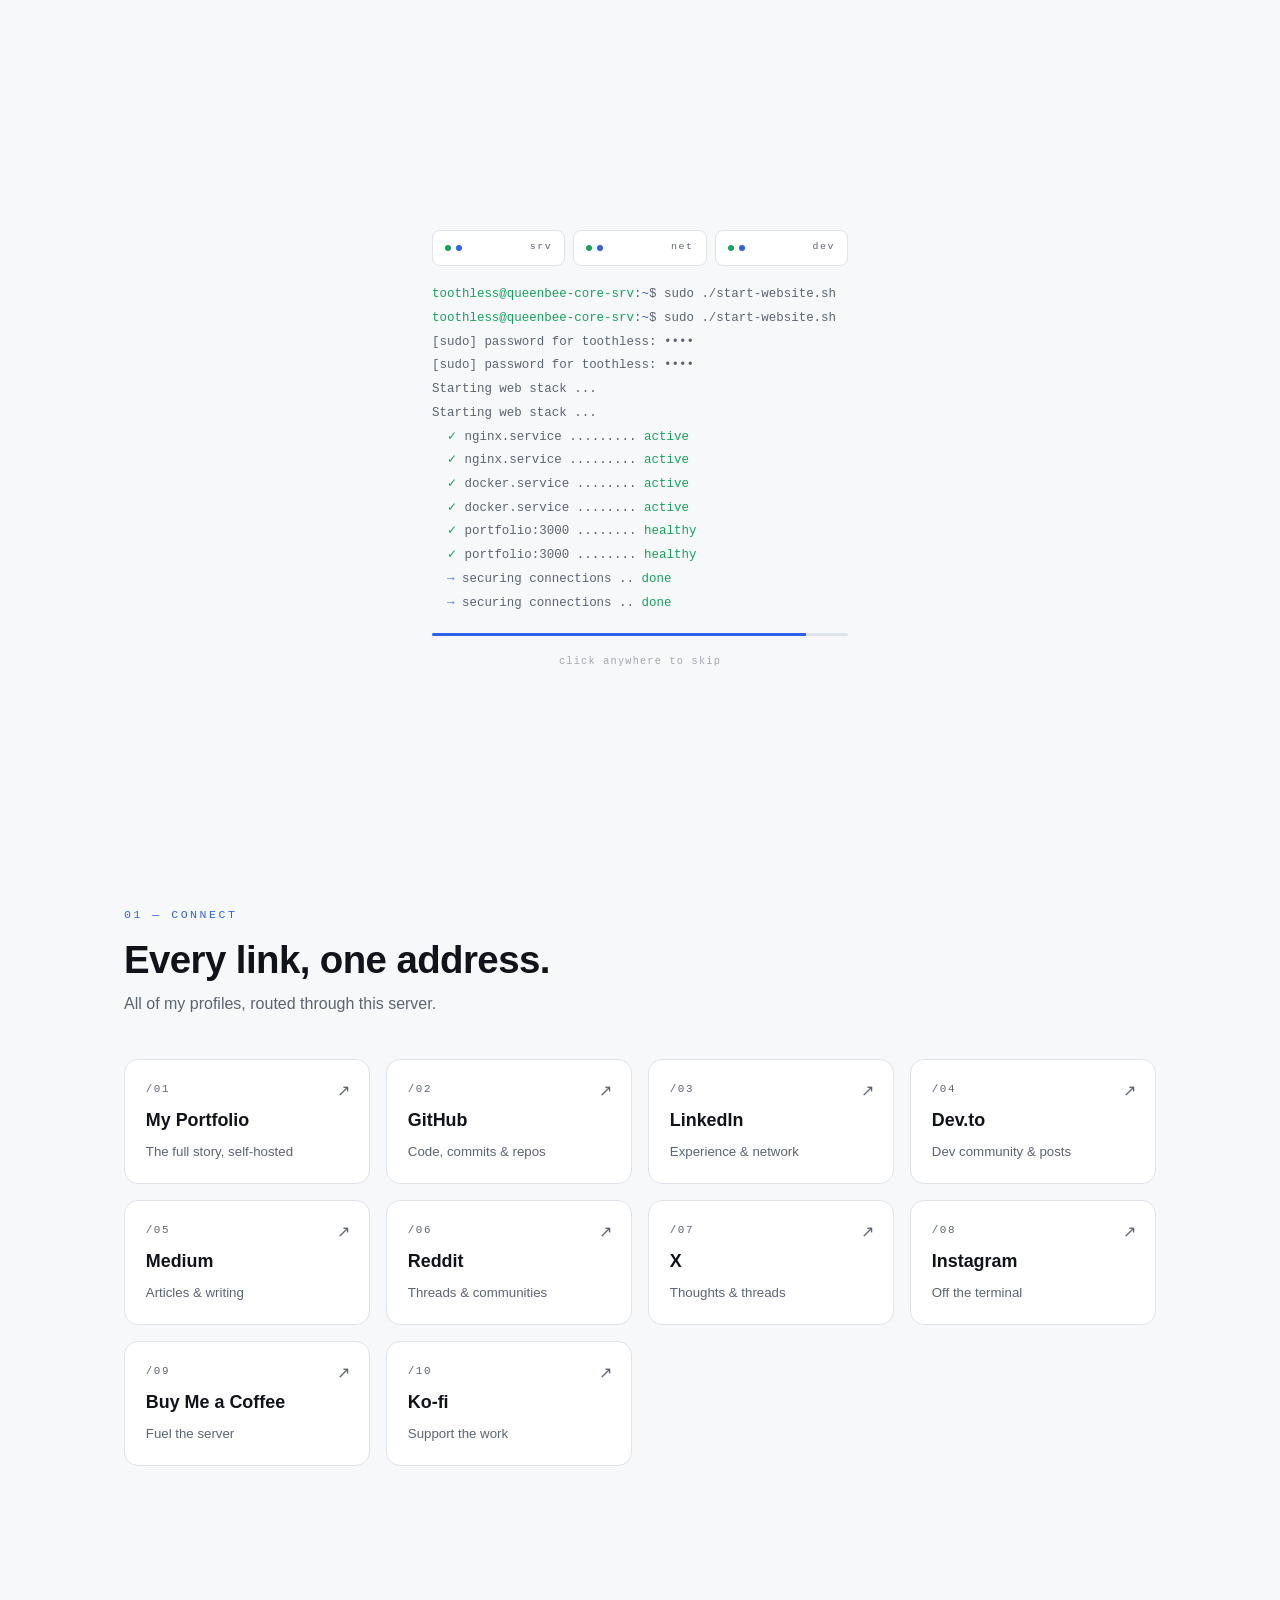
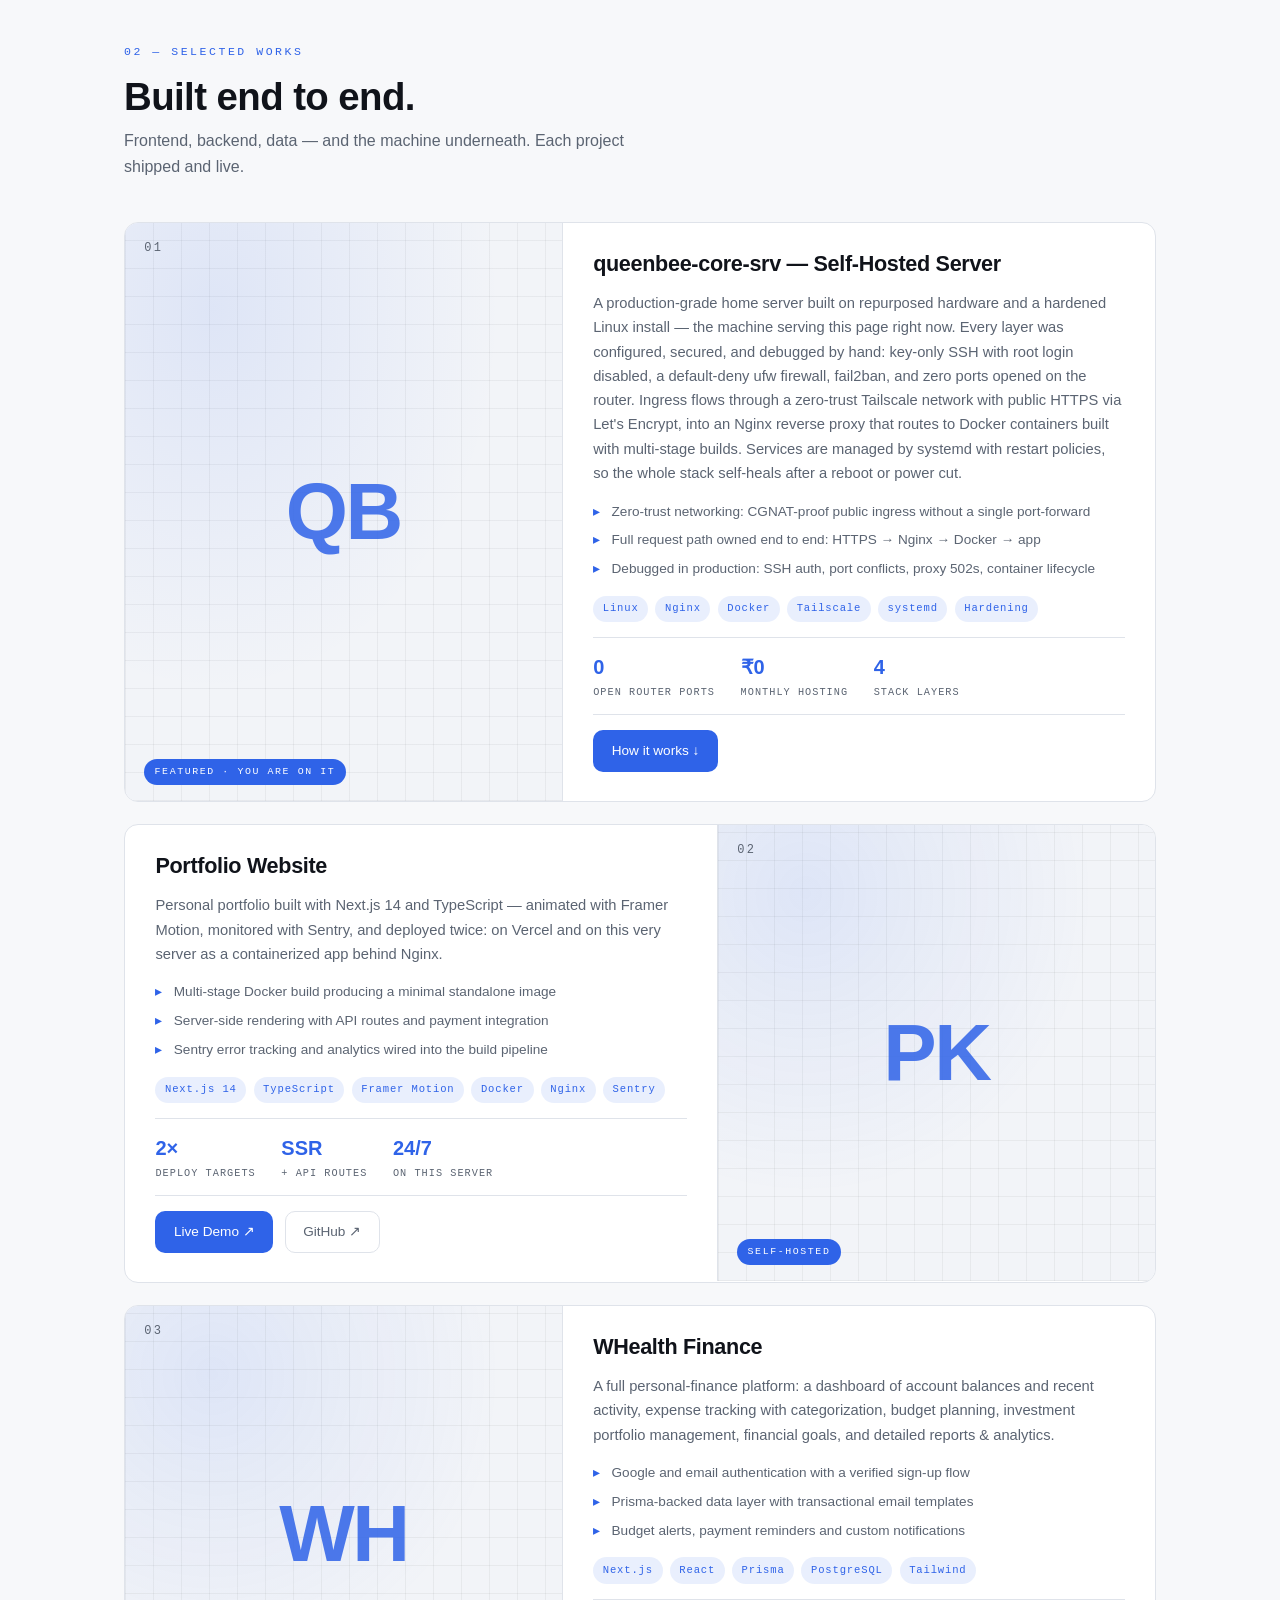
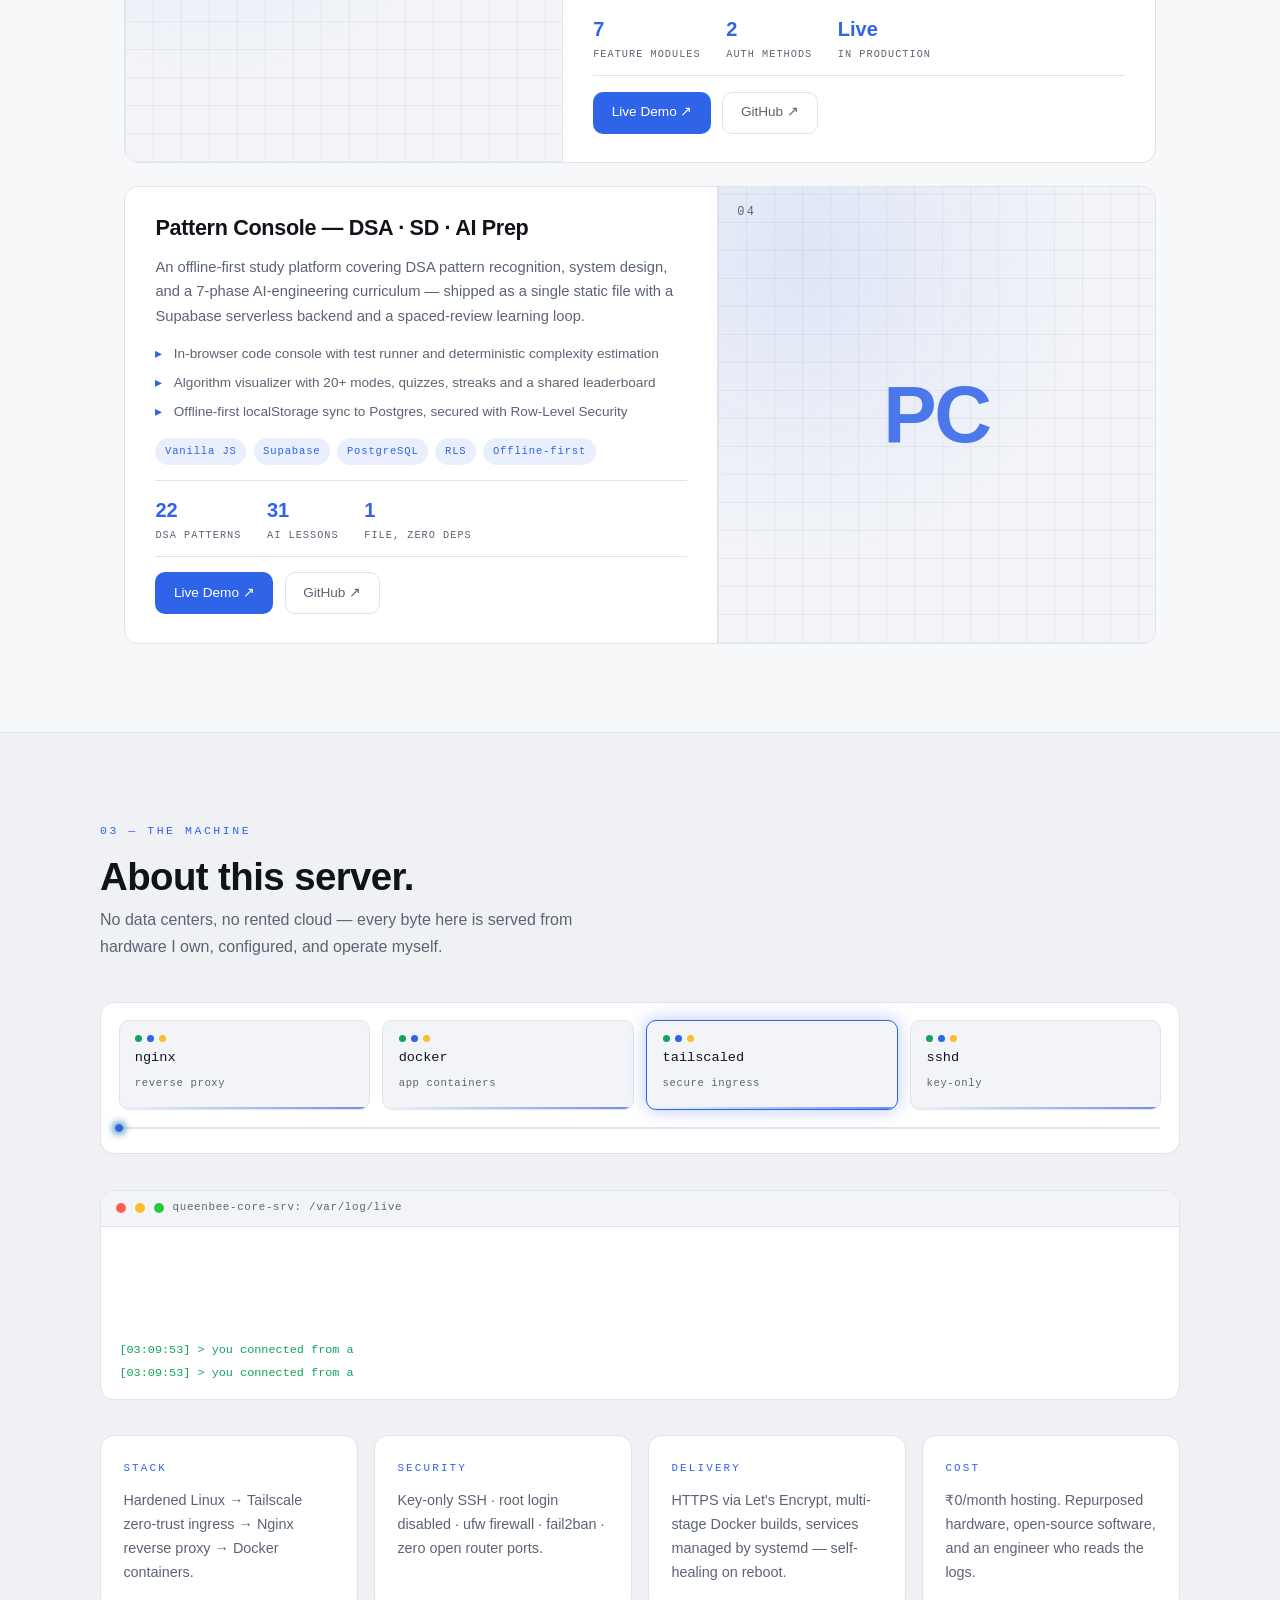
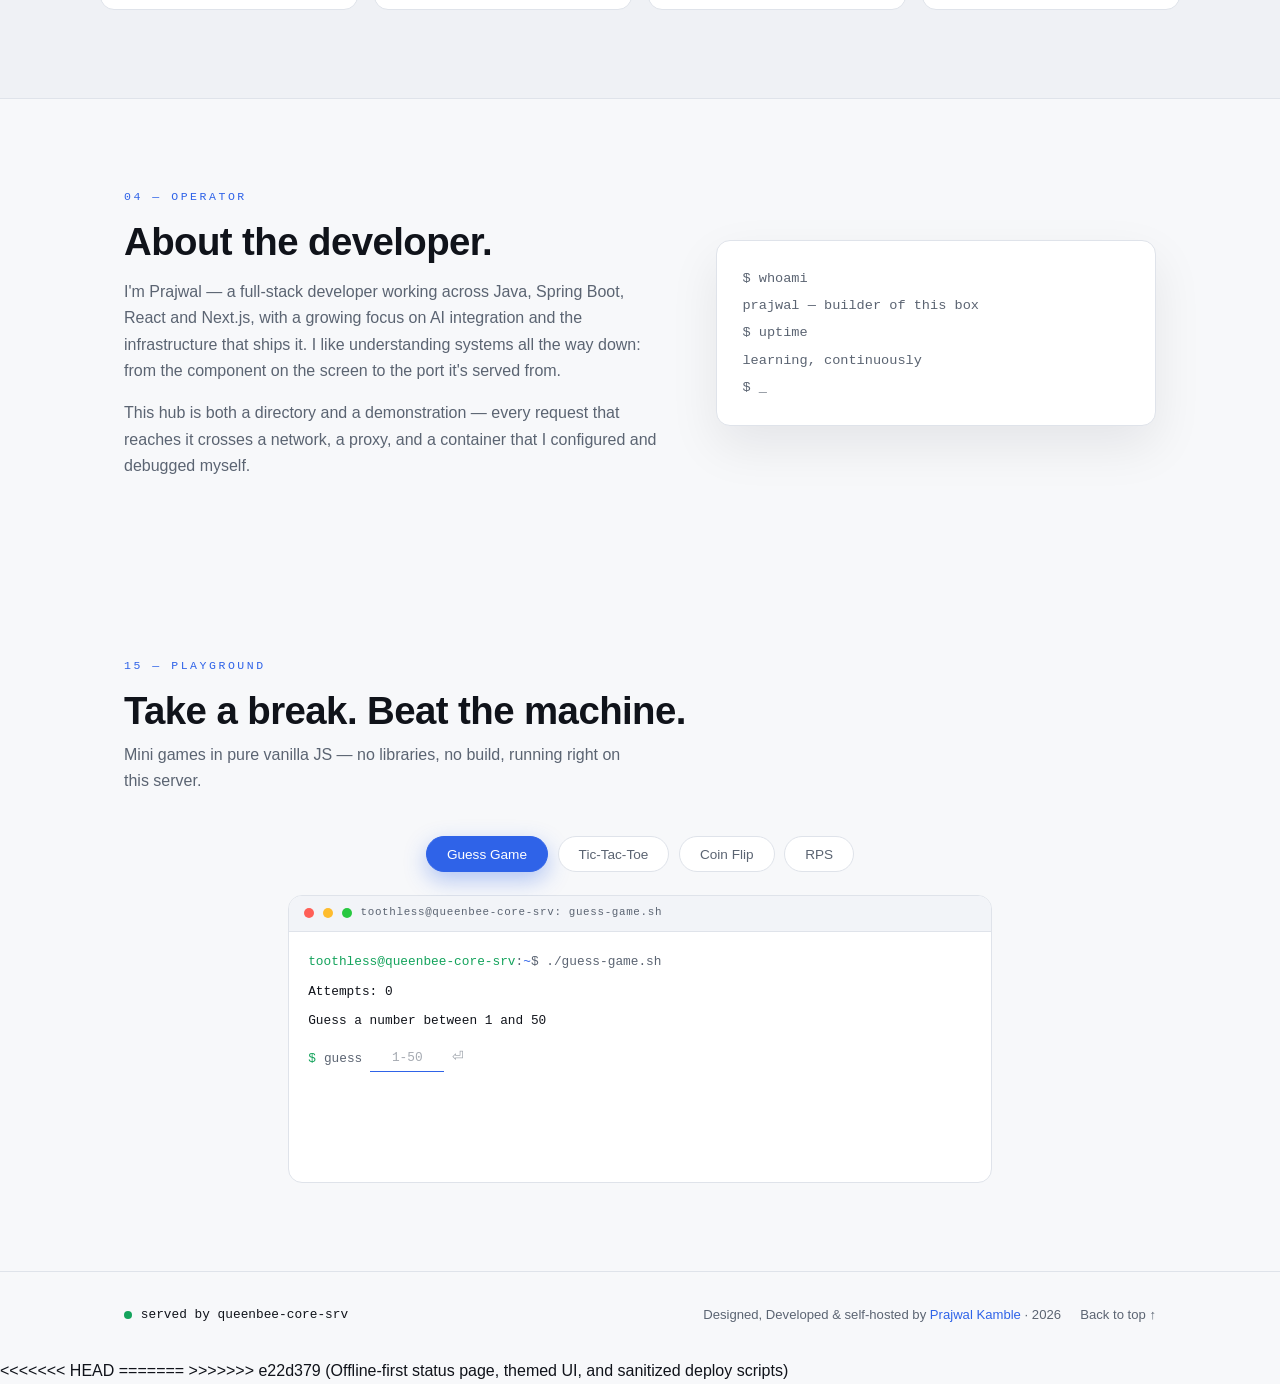
<file: index.html>
<!DOCTYPE html>
<html lang="en" data-theme="dark">
<head>
  <meta charset="UTF-8" />
  <meta name="viewport" content="width=device-width, initial-scale=1.0" />
  <meta name="description" content="Prajwal Kamble — self-hosted server hub. Projects, links, and the story of the machine serving this page." />
  <meta name="hub-version" content="v3" />
  <title>NightFury's Server · queenbee-core-srv</title>

  <!-- Fonts: Space Grotesk (display) · Inter (body) · JetBrains Mono (terminal/labels) -->
  <link rel="preconnect" href="https://fonts.googleapis.com" />
  <link rel="preconnect" href="https://fonts.gstatic.com" crossorigin />
  <link href="https://fonts.googleapis.com/css2?family=Space+Grotesk:wght@400;500;600;700&family=Inter:wght@400;500;600&family=JetBrains+Mono:wght@400;500&display=swap" rel="stylesheet" />

  <link rel="stylesheet" href="styles.css?v=8" />
</head>
<body id="top" class="is-loading">

  <!-- ══════════ BOOT LOADER ══════════ -->
  <noscript><style>.loader{display:none!important}body.is-loading{overflow:auto!important}</style></noscript>
  <div class="loader" id="loader" role="status" aria-label="Loading">
    <div class="loader__box">
      <div class="loader__rack" aria-hidden="true">
        <div class="loader__unit"><i></i><i></i><span class="loader__tag">srv</span></div>
        <div class="loader__unit"><i></i><i></i><span class="loader__tag">net</span></div>
        <div class="loader__unit"><i></i><i></i><span class="loader__tag">dev</span></div>
      </div>
      <div class="loader__term" id="loaderTerm"></div>
      <div class="loader__bar"><span id="loaderFill"></span></div>
      <p class="loader__skip">click anywhere to skip</p>
    </div>
  </div>

  <!-- Scroll progress bar -->
  <div class="progress" id="progressBar" aria-hidden="true"></div>

  <!-- Global cursor glow -->
  <div class="cursor-glow" id="cursorGlow" aria-hidden="true"></div>

  <!-- ══════════ NAV ══════════ -->
  <header class="nav">
    <div class="nav__inner">
      <a href="#top" class="nav__brand">
        <span class="nav__dot" aria-hidden="true"></span>
        <span class="nav__host">queenbee-core-srv</span>
      </a>

      <nav class="nav__links" aria-label="Primary">
        <a href="#links">Links</a>
        <a href="#projects">Projects</a>
        <a href="#server">Server</a>
        <a href="#about">About</a>
        <a href="#playground">Playground</a>
      </nav>

      <div class="nav__actions">
        <button class="theme-toggle" id="themeToggle" aria-label="Toggle color theme">
          <!-- sun -->
          <svg class="icon-sun" viewBox="0 0 24 24" fill="none" stroke="currentColor" stroke-width="2" stroke-linecap="round">
            <circle cx="12" cy="12" r="4"/>
            <path d="M12 2v2m0 16v2M4.9 4.9l1.4 1.4m11.4 11.4 1.4 1.4M2 12h2m16 0h2M4.9 19.1l1.4-1.4m11.4-11.4 1.4-1.4"/>
          </svg>
          <!-- moon -->
          <svg class="icon-moon" viewBox="0 0 24 24" fill="none" stroke="currentColor" stroke-width="2" stroke-linecap="round" stroke-linejoin="round">
            <path d="M21 12.8A9 9 0 1 1 11.2 3a7 7 0 0 0 9.8 9.8Z"/>
          </svg>
        </button>
        <button class="nav__burger" id="navBurger" aria-label="Open menu" aria-expanded="false">
          <span></span><span></span>
        </button>
      </div>
    </div>
    <!-- mobile menu -->
    <nav class="nav__mobile" id="navMobile" aria-label="Mobile">
      <a href="#links">Links</a>
      <a href="#projects">Projects</a>
      <a href="#server">Server</a>
      <a href="#about">About</a>
      <a href="#playground">Playground</a>
    </nav>
  </header>

  <!-- Mobile bottom navigation (platform-adaptive) -->
  <nav class="bottomnav" id="bottomNav" aria-label="Mobile sections">
    <a href="#links">
      <svg width="21" height="21" viewBox="0 0 24 24" fill="none" stroke="currentColor" stroke-width="2" stroke-linecap="round" stroke-linejoin="round"><path d="M10 13a5 5 0 0 0 7.5.5l3-3a5 5 0 0 0-7-7l-1.7 1.7"/><path d="M14 11a5 5 0 0 0-7.5-.5l-3 3a5 5 0 0 0 7 7l1.7-1.7"/></svg>
      <span>Links</span>
    </a>
    <a href="#projects">
      <svg width="21" height="21" viewBox="0 0 24 24" fill="none" stroke="currentColor" stroke-width="2" stroke-linecap="round" stroke-linejoin="round"><rect x="3" y="3" width="7" height="7" rx="1.5"/><rect x="14" y="3" width="7" height="7" rx="1.5"/><rect x="3" y="14" width="7" height="7" rx="1.5"/><rect x="14" y="14" width="7" height="7" rx="1.5"/></svg>
      <span>Projects</span>
    </a>
    <a href="#server">
      <svg width="21" height="21" viewBox="0 0 24 24" fill="none" stroke="currentColor" stroke-width="2" stroke-linecap="round" stroke-linejoin="round"><rect x="3" y="4" width="18" height="7" rx="2"/><rect x="3" y="13" width="18" height="7" rx="2"/><line x1="7" y1="7.5" x2="7" y2="7.5"/><line x1="7" y1="16.5" x2="7" y2="16.5"/></svg>
      <span>Server</span>
    </a>
    <a href="#about">
      <svg width="21" height="21" viewBox="0 0 24 24" fill="none" stroke="currentColor" stroke-width="2" stroke-linecap="round" stroke-linejoin="round"><circle cx="12" cy="8" r="4"/><path d="M4 21c0-4 3.6-6 8-6s8 2 8 6"/></svg>
      <span>About</span>
    </a>
    <a href="#playground">
      <svg width="21" height="21" viewBox="0 0 24 24" fill="none" stroke="currentColor" stroke-width="2" stroke-linecap="round" stroke-linejoin="round"><rect x="2.5" y="7" width="19" height="11" rx="5.5"/><path d="M8 11v4M6 13h4"/><line x1="15.5" y1="12" x2="15.5" y2="12"/><line x1="18" y1="14" x2="18" y2="14"/></svg>
      <span>Playground</span>
    </a>
  </nav>

  <main>

    <!-- ══════════ HERO ══════════ -->
    <section class="hero">
      <div class="hero__inner">
        <p class="eyebrow reveal" data-reveal>// SELF-HOSTED · PUNE, IN</p>

        <h1 class="hero__title">
          <span class="reveal" data-reveal>Prajwal Kamble.</span>
          <span class="hero__sub reveal" data-reveal data-delay="1">
            <span id="typedRole">Full-Stack Developer</span><span class="caret" aria-hidden="true"></span>
          </span>
        </h1>

        <p class="hero__lede reveal" data-reveal data-delay="2">
          Software Engineer building across Java, Spring Boot, Next.js and AI
          integration. This page — and everything linked from it — runs on a Linux
          server I configured, secured, and operate myself.
        </p>

        <div class="hero__cta reveal" data-reveal data-delay="3">
          <a class="btn btn--primary" href="#links">Explore links</a>
          <a class="btn btn--ghost" href="#server">How this server works</a>
        </div>

        <!-- SIGNATURE: live request trace -->
        <div class="trace reveal" data-reveal data-delay="4" aria-label="Request trace">
          <div class="trace__bar">
            <span class="trace__light"></span>
            <span class="trace__light"></span>
            <span class="trace__light"></span>
            <span class="trace__label">request-trace</span>
          </div>
          <div class="trace__body">
            <div class="trace__line" id="traceLine"></div>
            <div class="trace__chain">
              <span class="trace__node" data-node>you</span>
              <span class="trace__arrow" data-node>─▶</span>
              <span class="trace__node" data-node>https</span>
              <span class="trace__arrow" data-node>─▶</span>
              <span class="trace__node" data-node>nginx</span>
              <span class="trace__arrow" data-node>─▶</span>
              <span class="trace__node" data-node>docker</span>
              <span class="trace__arrow" data-node>─▶</span>
              <span class="trace__node trace__node--host" data-node>queenbee-core-srv</span>
              <span class="trace__status" data-node>200 OK</span>
            </div>
          </div>
        </div>
      </div>

      <!-- Floating dev glyphs (animated, decorative) -->
      <div class="hero__floats" aria-hidden="true">
        <span class="float" style="--x: 78%; --y: 12%; --d: 12s;">&lt;/&gt;</span>
        <span class="float" style="--x: 90%; --y: 42%; --d: 16s;">{ }</span>
        <span class="float" style="--x: 68%; --y: 70%; --d: 14s;">curl</span>
        <span class="float" style="--x: 84%; --y: 82%; --d: 18s;">$ sudo</span>
        <span class="float" style="--x: 58%; --y: 26%; --d: 15s;">docker ps</span>
        <span class="float" style="--x: 94%; --y: 8%;  --d: 13s;">git push</span>
        <span class="float" style="--x: 50%; --y: 88%; --d: 17s;">ssh -v</span>
      </div>

      <div class="hero__grid" aria-hidden="true"></div>
      <div class="hero__grid hero__grid--bright" aria-hidden="true"></div>

      <!-- Hidden background — server & developer watermarks -->
      <div class="bg-icons" aria-hidden="true">
        <span class="bgicon" style="--x: 4%;  --y: 8%;  --d: 16s; --r: -8deg;">$</span>
        <span class="bgicon" style="--x: 92%; --y: 6%;  --d: 19s; --r: 6deg;">&lt;/&gt;</span>
        <span class="bgicon" style="--x: 12%; --y: 22%; --d: 21s; --r: 4deg;">~/prajwal</span>
        <span class="bgicon" style="--x: 88%; --y: 24%; --d: 17s; --r: -5deg;">{ }</span>
        <span class="bgicon" style="--x: 5%;  --y: 38%; --d: 23s; --r: 7deg;">Next.js</span>
        <span class="bgicon" style="--x: 94%; --y: 40%; --d: 18s; --r: -6deg;">Spring Boot</span>
        <span class="bgicon" style="--x: 9%;  --y: 54%; --d: 20s; --r: -4deg;">docker</span>
        <span class="bgicon" style="--x: 90%; --y: 56%; --d: 22s; --r: 5deg;">nginx</span>
        <span class="bgicon" style="--x: 3%;  --y: 70%; --d: 17s; --r: 6deg;">HTML</span>
        <span class="bgicon" style="--x: 95%; --y: 72%; --d: 24s; --r: -7deg;">CSS</span>
        <span class="bgicon" style="--x: 13%; --y: 86%; --d: 19s; --r: -3deg;">JS</span>
        <span class="bgicon" style="--x: 87%; --y: 88%; --d: 21s; --r: 4deg;">Java</span>
        <span class="bgicon" style="--x: 48%; --y: 4%;  --d: 25s; --r: 3deg;">https</span>
        <span class="bgicon" style="--x: 46%; --y: 94%; --d: 18s; --r: -5deg;">git push</span>
        <span class="bgicon" style="--x: 28%; --y: 12%; --d: 22s; --r: 5deg;">sudo</span>
        <span class="bgicon" style="--x: 70%; --y: 14%; --d: 20s; --r: -4deg;">npm run build</span>
        <span class="bgicon" style="--x: 26%; --y: 92%; --d: 23s; --r: 6deg;">systemctl</span>
        <span class="bgicon" style="--x: 72%; --y: 90%; --d: 16s; --r: -6deg;">REST API</span>
        <span class="bgicon" style="--x: 6%;  --y: 96%; --d: 24s; --r: 3deg;">SELECT *</span>
        <span class="bgicon" style="--x: 93%; --y: 96%; --d: 19s; --r: -3deg;">ssh</span>
      </div>
    </section>

    <!-- ══════════ LINKS ══════════ -->
    <section class="section" id="links">
      <div class="section__head reveal" data-reveal>
        <p class="eyebrow">01 — CONNECT</p>
        <h2>Every link, one address.</h2>
        <p class="section__lede">All of my profiles, routed through this server.</p>
      </div>

      <div class="links-grid">
        <!-- href="#" are placeholders — real URLs to be added -->
        <a class="link-card reveal" data-reveal data-delay="1" href="https://queenbee-core-srv.emperor-adelie.ts.net/" target="_blank" rel="noopener">
          <span class="link-card__index">/01</span>
          <span class="link-card__name">My Portfolio</span>
          <span class="link-card__hint">The full story, self-hosted</span>
          <span class="link-card__arrow" aria-hidden="true">↗</span>
        </a>
        <a class="link-card reveal" data-reveal href="https://github.com/prajwalkamble" target="_blank" rel="noopener">
          <span class="link-card__index">/02</span>
          <span class="link-card__name">GitHub</span>
          <span class="link-card__hint">Code, commits &amp; repos</span>
          <span class="link-card__arrow" aria-hidden="true">↗</span>
        </a>
        <a class="link-card reveal" data-reveal data-delay="1" href="https://www.linkedin.com/in/prajwalkamble666" target="_blank" rel="noopener">
          <span class="link-card__index">/03</span>
          <span class="link-card__name">LinkedIn</span>
          <span class="link-card__hint">Experience &amp; network</span>
          <span class="link-card__arrow" aria-hidden="true">↗</span>
        </a>
        <a class="link-card reveal" data-reveal data-delay="2" href="https://dev.to/toothless" target="_blank" rel="noopener">
          <span class="link-card__index">/04</span>
          <span class="link-card__name">Dev.to</span>
          <span class="link-card__hint">Dev community &amp; posts</span>
          <span class="link-card__arrow" aria-hidden="true">↗</span>
        </a>
        <a class="link-card reveal" data-reveal href="https://nightfury666.medium.com/" target="_blank" rel="noopener">
          <span class="link-card__index">/05</span>
          <span class="link-card__name">Medium</span>
          <span class="link-card__hint">Articles &amp; writing</span>
          <span class="link-card__arrow" aria-hidden="true">↗</span>
        </a>
        <a class="link-card reveal" data-reveal data-delay="1" href="https://www.reddit.com/user/Night-Fury-666/" target="_blank" rel="noopener">
          <span class="link-card__index">/06</span>
          <span class="link-card__name">Reddit</span>
          <span class="link-card__hint">Threads &amp; communities</span>
          <span class="link-card__arrow" aria-hidden="true">↗</span>
        </a>
        <a class="link-card reveal" data-reveal data-delay="2" href="https://x.com/prajwalkamble66" target="_blank" rel="noopener">
          <span class="link-card__index">/07</span>
          <span class="link-card__name">X</span>
          <span class="link-card__hint">Thoughts &amp; threads</span>
          <span class="link-card__arrow" aria-hidden="true">↗</span>
        </a>
        <a class="link-card reveal" data-reveal href="https://www.instagram.com/thenameisprajwalofficial" target="_blank" rel="noopener">
          <span class="link-card__index">/08</span>
          <span class="link-card__name">Instagram</span>
          <span class="link-card__hint">Off the terminal</span>
          <span class="link-card__arrow" aria-hidden="true">↗</span>
        </a>
        <a class="link-card reveal" data-reveal data-delay="1" href="https://buymeacoffee.com/ppkamble" target="_blank" rel="noopener">
          <span class="link-card__index">/09</span>
          <span class="link-card__name">Buy Me a Coffee</span>
          <span class="link-card__hint">Fuel the server</span>
          <span class="link-card__arrow" aria-hidden="true">↗</span>
        </a>
        <a class="link-card reveal" data-reveal data-delay="2" href="https://ko-fi.com/ppkamble" target="_blank" rel="noopener">
          <span class="link-card__index">/10</span>
          <span class="link-card__name">Ko-fi</span>
          <span class="link-card__hint">Support the work</span>
          <span class="link-card__arrow" aria-hidden="true">↗</span>
        </a>
      </div>
    </section>

    <!-- ══════════ PROJECTS ══════════ -->
    <section class="section" id="projects">
      <div class="section__head reveal" data-reveal>
        <p class="eyebrow">02 — SELECTED WORKS</p>
        <h2>Built end to end.</h2>
        <p class="section__lede">Frontend, backend, data — and the machine underneath. Each project shipped and live.</p>
      </div>

      <div class="works">

        <!-- ── Work 01: The Server ── -->
        <article class="work reveal" data-reveal>
          <div class="work__visual" aria-hidden="true">
            <span class="work__num">01</span>
            <span class="work__mono">QB</span>
            <span class="work__badge">FEATURED · YOU ARE ON IT</span>
          </div>
          <div class="work__body">
            <h3 class="work__title">queenbee-core-srv — Self-Hosted Server</h3>
            <p class="work__desc">
              A production-grade home server built on repurposed hardware and a hardened
              Linux install — the machine serving this page right now. Every layer was
              configured, secured, and debugged by hand: key-only SSH with root login
              disabled, a default-deny ufw firewall, fail2ban, and zero ports opened on
              the router. Ingress flows through a zero-trust Tailscale network with
              public HTTPS via Let's Encrypt, into an Nginx reverse proxy that routes
              to Docker containers built with multi-stage builds. Services are managed
              by systemd with restart policies, so the whole stack self-heals after a
              reboot or power cut.
            </p>
            <ul class="work__points">
              <li>Zero-trust networking: CGNAT-proof public ingress without a single port-forward</li>
              <li>Full request path owned end to end: HTTPS → Nginx → Docker → app</li>
              <li>Debugged in production: SSH auth, port conflicts, proxy 502s, container lifecycle</li>
            </ul>
            <div class="work__tags">
              <span class="tag">Linux</span><span class="tag">Nginx</span>
              <span class="tag">Docker</span><span class="tag">Tailscale</span>
              <span class="tag">systemd</span><span class="tag">Hardening</span>
            </div>
            <div class="work__stats">
              <div class="stat"><span class="stat__value">0</span><span class="stat__label">open router ports</span></div>
              <div class="stat"><span class="stat__value">₹0</span><span class="stat__label">monthly hosting</span></div>
              <div class="stat"><span class="stat__value">4</span><span class="stat__label">stack layers</span></div>
            </div>
            <div class="work__actions">
              <a class="btn btn--primary btn--sm" href="#server">How it works ↓</a>
            </div>
          </div>
        </article>

        <!-- ── Work 02: Portfolio ── -->
        <article class="work reveal" data-reveal>
          <div class="work__visual" aria-hidden="true">
            <span class="work__num">02</span>
            <span class="work__mono">PK</span>
            <span class="work__badge">SELF-HOSTED</span>
          </div>
          <div class="work__body">
            <h3 class="work__title">Portfolio Website</h3>
            <p class="work__desc">
              Personal portfolio built with Next.js 14 and TypeScript — animated with
              Framer Motion, monitored with Sentry, and deployed twice: on Vercel and
              on this very server as a containerized app behind Nginx.
            </p>
            <ul class="work__points">
              <li>Multi-stage Docker build producing a minimal standalone image</li>
              <li>Server-side rendering with API routes and payment integration</li>
              <li>Sentry error tracking and analytics wired into the build pipeline</li>
            </ul>
            <div class="work__tags">
              <span class="tag">Next.js 14</span><span class="tag">TypeScript</span>
              <span class="tag">Framer Motion</span><span class="tag">Docker</span>
              <span class="tag">Nginx</span><span class="tag">Sentry</span>
            </div>
            <div class="work__stats">
              <div class="stat"><span class="stat__value">2×</span><span class="stat__label">deploy targets</span></div>
              <div class="stat"><span class="stat__value">SSR</span><span class="stat__label">+ API routes</span></div>
              <div class="stat"><span class="stat__value">24/7</span><span class="stat__label">on this server</span></div>
            </div>
            <div class="work__actions">
              <a class="btn btn--primary btn--sm" href="/portfolio">Live Demo ↗</a>
              <a class="btn btn--ghost btn--sm" href="https://github.com/prajwalkamble/prajwalpk-website" target="_blank" rel="noopener">GitHub ↗</a>
            </div>
          </div>
        </article>

        <!-- ── Work 03: WHealth ── -->
        <article class="work reveal" data-reveal>
          <div class="work__visual" aria-hidden="true">
            <span class="work__num">03</span>
            <span class="work__mono">WH</span>
          </div>
          <div class="work__body">
            <h3 class="work__title">WHealth Finance</h3>
            <p class="work__desc">
              A full personal-finance platform: a dashboard of account balances and
              recent activity, expense tracking with categorization, budget planning,
              investment portfolio management, financial goals, and detailed reports
              &amp; analytics.
            </p>
            <ul class="work__points">
              <li>Google and email authentication with a verified sign-up flow</li>
              <li>Prisma-backed data layer with transactional email templates</li>
              <li>Budget alerts, payment reminders and custom notifications</li>
            </ul>
            <div class="work__tags">
              <span class="tag">Next.js</span><span class="tag">React</span>
              <span class="tag">Prisma</span><span class="tag">PostgreSQL</span>
              <span class="tag">Tailwind</span>
            </div>
            <div class="work__stats">
              <div class="stat"><span class="stat__value">7</span><span class="stat__label">feature modules</span></div>
              <div class="stat"><span class="stat__value">2</span><span class="stat__label">auth methods</span></div>
              <div class="stat"><span class="stat__value">Live</span><span class="stat__label">in production</span></div>
            </div>
            <div class="work__actions">
              <a class="btn btn--primary btn--sm" href="https://whealth-finance.vercel.app/" target="_blank" rel="noopener">Live Demo ↗</a>
              <a class="btn btn--ghost btn--sm" href="https://github.com/prajwalkamble/Whealth" target="_blank" rel="noopener">GitHub ↗</a>
            </div>
          </div>
        </article>

        <!-- ── Work 04: Pattern Console ── -->
        <article class="work reveal" data-reveal>
          <div class="work__visual" aria-hidden="true">
            <span class="work__num">04</span>
            <span class="work__mono">PC</span>
          </div>
          <div class="work__body">
            <h3 class="work__title">Pattern Console — DSA · SD · AI Prep</h3>
            <p class="work__desc">
              An offline-first study platform covering DSA pattern recognition, system
              design, and a 7-phase AI-engineering curriculum — shipped as a single
              static file with a Supabase serverless backend and a spaced-review
              learning loop.
            </p>
            <ul class="work__points">
              <li>In-browser code console with test runner and deterministic complexity estimation</li>
              <li>Algorithm visualizer with 20+ modes, quizzes, streaks and a shared leaderboard</li>
              <li>Offline-first localStorage sync to Postgres, secured with Row-Level Security</li>
            </ul>
            <div class="work__tags">
              <span class="tag">Vanilla JS</span><span class="tag">Supabase</span>
              <span class="tag">PostgreSQL</span><span class="tag">RLS</span>
              <span class="tag">Offline-first</span>
            </div>
            <div class="work__stats">
              <div class="stat"><span class="stat__value">22</span><span class="stat__label">DSA patterns</span></div>
              <div class="stat"><span class="stat__value">31</span><span class="stat__label">AI lessons</span></div>
              <div class="stat"><span class="stat__value">1</span><span class="stat__label">file, zero deps</span></div>
            </div>
            <div class="work__actions">
              <a class="btn btn--primary btn--sm" href="https://prajwalkamble.github.io/DSA-SD-Prep/" target="_blank" rel="noopener">Live Demo ↗</a>
              <a class="btn btn--ghost btn--sm" href="https://github.com/prajwalkamble/DSA-SD-Prep" target="_blank" rel="noopener">GitHub ↗</a>
            </div>
          </div>
        </article>

      </div>
    </section>

    <!-- ══════════ SERVER ══════════ -->
    <section class="section section--alt" id="server">
      <div class="section__head reveal" data-reveal>
        <p class="eyebrow">03 — THE MACHINE</p>
        <h2>About this server.</h2>
        <p class="section__lede">No data centers, no rented cloud — every byte here is served from hardware I own, configured, and operate myself.</p>
      </div>

      <!-- Animated rack: one unit per real service -->
      <div class="rack reveal" data-reveal aria-hidden="true">
        <div class="rack__unit">
          <span class="rack__leds"><i></i><i></i><i></i></span>
          <span class="rack__name">nginx</span>
          <span class="rack__port">reverse proxy</span>
          <span class="rack__pulse"></span>
        </div>
        <div class="rack__unit">
          <span class="rack__leds"><i></i><i></i><i></i></span>
          <span class="rack__name">docker</span>
          <span class="rack__port">app containers</span>
          <span class="rack__pulse"></span>
        </div>
        <div class="rack__unit">
          <span class="rack__leds"><i></i><i></i><i></i></span>
          <span class="rack__name">tailscaled</span>
          <span class="rack__port">secure ingress</span>
          <span class="rack__pulse"></span>
        </div>
        <div class="rack__unit">
          <span class="rack__leds"><i></i><i></i><i></i></span>
          <span class="rack__name">sshd</span>
          <span class="rack__port">key-only</span>
          <span class="rack__pulse"></span>
        </div>
        <div class="rack__wire">
          <span class="rack__packet"></span>
          <span class="rack__packet rack__packet--2"></span>
          <span class="rack__packet rack__packet--3"></span>
        </div>
      </div>

      <!-- Live system log (animated feed) -->
      <div class="syslog reveal" data-reveal aria-hidden="true">
        <div class="game__bar">
          <span class="trace__light"></span>
          <span class="trace__light"></span>
          <span class="trace__light"></span>
          <span class="game__file">queenbee-core-srv: /var/log/live</span>
        </div>
        <div class="syslog__body" id="syslog"></div>
      </div>

      <div class="server-grid">
        <div class="server-card reveal" data-reveal>
          <span class="server-card__label">STACK</span>
          <p>Hardened Linux → Tailscale zero-trust ingress → Nginx reverse proxy → Docker containers.</p>
        </div>
        <div class="server-card reveal" data-reveal data-delay="1">
          <span class="server-card__label">SECURITY</span>
          <p>Key-only SSH · root login disabled · ufw firewall · fail2ban · zero open router ports.</p>
        </div>
        <div class="server-card reveal" data-reveal data-delay="2">
          <span class="server-card__label">DELIVERY</span>
          <p>HTTPS via Let's Encrypt, multi-stage Docker builds, services managed by systemd — self-healing on reboot.</p>
        </div>
        <div class="server-card reveal" data-reveal data-delay="3">
          <span class="server-card__label">COST</span>
          <p>₹0/month hosting. Repurposed hardware, open-source software, and an engineer who reads the logs.</p>
        </div>
      </div>
    </section>

    <!-- ══════════ ABOUT ══════════ -->
    <section class="section" id="about">
      <div class="about reveal" data-reveal>
        <div class="about__text">
          <p class="eyebrow">04 — OPERATOR</p>
          <h2>About the developer.</h2>
          <p>
            I'm Prajwal — a full-stack developer working across Java, Spring Boot,
            React and Next.js, with a growing focus on AI integration and the
            infrastructure that ships it. I like understanding systems all the way
            down: from the component on the screen to the port it's served from.
          </p>
          <p>
            This hub is both a directory and a demonstration — every request that
            reaches it crosses a network, a proxy, and a container that I configured
            and debugged myself.
          </p>
        </div>
        <div class="about__panel" aria-hidden="true">
          <pre class="about__term"><code>$ whoami
prajwal — builder of this box
$ uptime
learning, continuously
$ _</code></pre>
        </div>
      </div>
    </section>

    <!-- ══════════ PLAYGROUND ══════════ -->
    <section class="section" id="playground">
      <div class="section__head reveal" data-reveal>
        <p class="eyebrow">05 — PLAYGROUND</p>
        <h2>Take a break. Beat the machine.</h2>
        <p class="section__lede">Mini games in pure vanilla JS — no libraries, no build, running right on this server.</p>
      </div>

      <!-- Game selector tabs -->
      <div class="games-tabs reveal" data-reveal role="tablist" aria-label="Choose a game">
        <button class="games-tab is-active" data-game="guess" role="tab" aria-selected="true">Guess Game</button>
        <button class="games-tab" data-game="ttt" role="tab" aria-selected="false">Tic-Tac-Toe</button>
        <button class="games-tab" data-game="coin" role="tab" aria-selected="false">Coin Flip</button>
        <button class="games-tab" data-game="rps" role="tab" aria-selected="false">RPS</button>
      </div>

      <div class="games-stage reveal" data-reveal>

        <!-- Panel: Guess Game (terminal) -->
        <div class="game game-panel is-active" data-panel="guess">
          <div class="game__bar">
            <span class="trace__light"></span>
            <span class="trace__light"></span>
            <span class="trace__light"></span>
            <span class="game__file">toothless@queenbee-core-srv: guess-game.sh</span>
          </div>
          <div class="game__body game__body--term">
            <p class="term__prompt"><span class="term__user">toothless@queenbee-core-srv</span>:<span class="term__path">~</span>$ ./guess-game.sh</p>
            <div class="term__out" id="guessOut" aria-live="polite"></div>
          </div>
        </div>

        <!-- Panel: Tic-Tac-Toe (board, not terminal) -->
        <div class="game game-panel" data-panel="ttt">
          <div class="game__bar">
            <span class="trace__light"></span>
            <span class="trace__light"></span>
            <span class="trace__light"></span>
            <span class="game__file">toothless@queenbee-core-srv: tic-tac-toe</span>
          </div>
          <div class="game__body game__body--center">
            <p class="game__hint">You are X. The server is O.</p>
            <div class="ttt" id="ttt" role="group" aria-label="Tic tac toe board">
              <button class="ttt__cell" aria-label="cell 1"></button>
              <button class="ttt__cell" aria-label="cell 2"></button>
              <button class="ttt__cell" aria-label="cell 3"></button>
              <button class="ttt__cell" aria-label="cell 4"></button>
              <button class="ttt__cell" aria-label="cell 5"></button>
              <button class="ttt__cell" aria-label="cell 6"></button>
              <button class="ttt__cell" aria-label="cell 7"></button>
              <button class="ttt__cell" aria-label="cell 8"></button>
              <button class="ttt__cell" aria-label="cell 9"></button>
            </div>
            <p class="game__msg" id="tttMsg">Your move.</p>
            <p class="game__score" id="tttScore">W 0 · L 0 · D 0</p>
            <button class="game__reset" id="tttReset">↺ new game</button>
          </div>
        </div>

        <!-- Panel: Coin Flip (terminal) -->
        <div class="game game-panel" data-panel="coin">
          <div class="game__bar">
            <span class="trace__light"></span>
            <span class="trace__light"></span>
            <span class="trace__light"></span>
            <span class="game__file">toothless@queenbee-core-srv: coin-flip.sh</span>
          </div>
          <div class="game__body game__body--term">
            <p class="term__prompt"><span class="term__user">toothless@queenbee-core-srv</span>:<span class="term__path">~</span>$ ./coin-flip.sh</p>
            <div class="term__out" id="coinOut" aria-live="polite"></div>
          </div>
        </div>

        <!-- Panel: Rock Paper Scissors (terminal) -->
        <div class="game game-panel" data-panel="rps">
          <div class="game__bar">
            <span class="trace__light"></span>
            <span class="trace__light"></span>
            <span class="trace__light"></span>
            <span class="game__file">toothless@queenbee-core-srv: rps.sh</span>
          </div>
          <div class="game__body game__body--term">
            <p class="term__prompt"><span class="term__user">toothless@queenbee-core-srv</span>:<span class="term__path">~</span>$ ./rps.sh</p>
            <div class="term__out" id="rpsOut" aria-live="polite"></div>
          </div>
        </div>

      </div>
    </section>

  </main>

  <!-- ══════════ FOOTER ══════════ -->
  <footer class="footer">
    <div class="footer__inner">
      <p class="footer__host"><span class="nav__dot" aria-hidden="true"></span> served by queenbee-core-srv</p>
      <p class="footer__note">Designed, Developed &amp; self-hosted by <a class="footer__name" href="https://queenbee-core-srv.emperor-adelie.ts.net/" target="_blank" rel="noopener">Prajwal Kamble</a> · <span id="year"></span></p>
      <a class="footer__top" href="#top">Back to top ↑</a>
    </div>
  </footer>

<<<<<<< HEAD
  <!-- ── Reconnection acknowledgment (inline, runs BEFORE script.js) ──
       If we arrived here from the offline page's recovery transition
       (URL carries #live), inject a green first line into the boot
       loader's terminal so the loader tells the story: link restored,
       then the normal bash boot continues beneath it. The flag is then
       stripped from the URL so refreshes/bookmarks look clean. -->
  <script>
    (function () {
      if (location.hash !== "#live") return;
      var term = document.getElementById("loaderTerm");
      if (term) {
        var line = document.createElement("div");
        var tag = document.createElement("span");
        tag.className = "term__ok";
        tag.textContent = "link re-established — server online. resuming boot…";
        line.append(tag);
        term.append(line);
      }
      /* remove #live without adding a history entry */
      history.replaceState(null, "", location.pathname + location.search);
    })();
  </script>
  <script src="script.js"></script>
=======
  <script src="script.js?v=8"></script>
>>>>>>> e22d379 (Offline-first status page, themed UI, and sanitized deploy scripts)
</body>
</html>
</file>
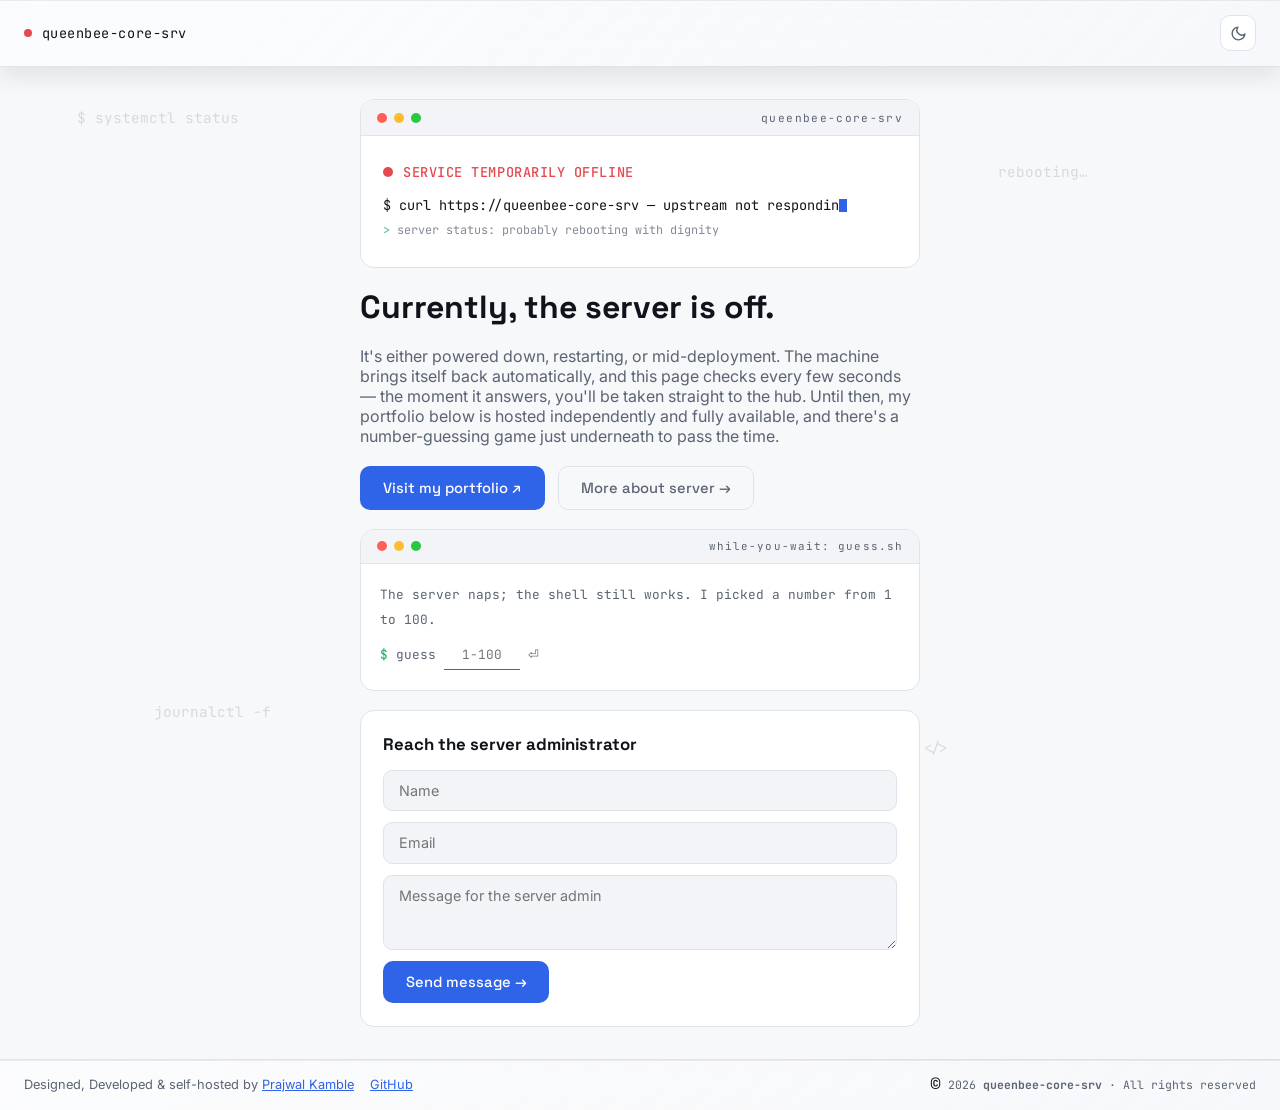
<file: docs/index.html>
<!DOCTYPE html>
<html lang="en" data-theme="dark">
<head>
  <meta charset="UTF-8" />
  <meta name="viewport" content="width=device-width, initial-scale=1.0" />
  <title>NightFury's Server · temporarily offline</title>
  <link rel="preconnect" href="https://fonts.googleapis.com" />
  <link rel="preconnect" href="https://fonts.gstatic.com" crossorigin />
  <link href="https://fonts.googleapis.com/css2?family=Space+Grotesk:wght@500;700&family=Inter:wght@400;500&family=JetBrains+Mono:wght@400;500&display=swap" rel="stylesheet" />
  <link rel="icon" type="image/svg+xml" href="[data-uri]" />
  <style>
    :root { --ease: cubic-bezier(0.22, 1, 0.36, 1); }

    /* dark (default) */
    :root[data-theme="dark"] {
      --bg: #0a0b0e; --surface: #12151c; --surface-2: #171b24;
      --border: #232a36; --text: #e8eaf0; --text-dim: #9aa3b2;
      --accent: #4d7cfe; --err: #ff5f57; --ok: #3ddc84;
      --glass-shadow: rgba(0,0,0,.18);
    }
    /* light */
    :root[data-theme="light"] {
      --bg: #f7f8fa; --surface: #ffffff; --surface-2: #f2f4f8;
      --border: #dfe3ea; --text: #10131a; --text-dim: #5b6472;
      --accent: #2f63e8; --err: #e5484d; --ok: #14a35c;
      --glass-shadow: rgba(16,19,26,.10);
    }
    * { margin: 0; padding: 0; box-sizing: border-box; }
    body {
      font-family: "Inter", sans-serif;
      background: var(--bg); color: var(--text);
      /* dvh, not vh: mobile Safari/Chrome count the collapsing toolbar as part
         of 100vh, so a "full height" page scrolls by ~60-100px on first paint.
         vh first as the fallback for older browsers. */
      min-height: 100vh;
      min-height: 100dvh;
      display: flex; flex-direction: column;
      overflow-x: hidden;
      transition: background .35s var(--ease), color .35s var(--ease);
    }
    /* slim identity header — brand only, no navigation (the site is down;
       the page's two buttons are the navigation) */
    /* glassmorphism header — frosted, sticky, blurring the animation behind */
    .top {
      position: sticky; top: 0; z-index: 40;
      display: flex; align-items: center; gap: 0.6rem;
      padding: 0.95rem 1.5rem;
      background: linear-gradient(135deg,
        color-mix(in srgb, var(--surface) 55%, transparent),
        color-mix(in srgb, var(--bg) 42%, transparent));
      backdrop-filter: blur(18px) saturate(1.6);
      -webkit-backdrop-filter: blur(18px) saturate(1.6);
      border-bottom: 1px solid color-mix(in srgb, var(--text) 10%, transparent);
      box-shadow: inset 0 1px 0 color-mix(in srgb, var(--text) 7%, transparent), 0 8px 26px var(--glass-shadow);
    }
    .top__dot {
      width: 8px; height: 8px; border-radius: 50%;
      background: var(--err);
      animation: pulse 1.6s infinite;
    }
    .top__host { font-family: "JetBrains Mono", monospace; font-size: 0.85rem; letter-spacing: 0.04em; }
    .stage { flex: 1; display: grid; place-items: center; padding: 2rem 1.5rem; }

    /* theme toggle — sun in dark mode, moon in light mode */
    .theme-toggle {
      margin-left: auto; width: 36px; height: 36px;
      display: grid; place-items: center;
      background: var(--surface); border: 1px solid var(--border);
      border-radius: 10px; color: var(--text-dim); cursor: pointer;
      transition: color .25s var(--ease), border-color .25s var(--ease), transform .2s var(--ease);
    }
    .theme-toggle:hover { color: var(--accent); border-color: var(--accent); transform: translateY(-1px); }
    .theme-toggle svg { width: 17px; height: 17px; }
    :root[data-theme="dark"] .icon-moon { display: none; }
    :root[data-theme="light"] .icon-sun { display: none; }

    /* light backgrounds need darker, slightly stronger decoration */
    :root[data-theme="light"] .glyphs span { color: var(--text); opacity: .13; }
    :root[data-theme="light"] .amb-code__body .c-com { color: #9aa3b2; }
    :root[data-theme="light"] .cl .ln { color: #b9c0cc; }
    :root[data-theme="light"] .amb-code { opacity: .78; }
    :root[data-theme="light"] .amb-log { opacity: .55; }
    :root[data-theme="light"] .amb-rack { opacity: .62; }
    /* one-line footer — links point ONLY at infrastructure that is up
       while this page is showing (never the server's own URL) */
    /* glassmorphism footer */
    .bottom {
      background: linear-gradient(135deg,
        color-mix(in srgb, var(--surface) 52%, transparent),
        color-mix(in srgb, var(--bg) 40%, transparent));
      backdrop-filter: blur(16px) saturate(1.5);
      -webkit-backdrop-filter: blur(16px) saturate(1.5);
      box-shadow: inset 0 1px 0 color-mix(in srgb, var(--text) 7%, transparent);
      border-top: 1px solid color-mix(in srgb, var(--text) 10%, transparent);
      padding: 1.1rem 1.5rem;
      display: flex; gap: 1rem; flex-wrap: wrap; align-items: center;
      font-size: 0.8rem; color: var(--text-dim);
    }
    .bottom a { color: var(--accent); }
    .bottom a:hover { text-decoration: underline; text-underline-offset: 3px; }
    .bottom .yr { margin-left: auto; font-family: "JetBrains Mono", monospace; font-size: 0.72rem; }
    .bottom .yr .copy { font-size: 1.15rem; line-height: 0; vertical-align: -0.12em; color: var(--text); }
    .wrap { width: min(560px, 100%); display: flex; flex-direction: column; gap: 1.2rem; }

    /* status terminal */
    .term {
      background: var(--surface); border: 1px solid var(--border);
      border-radius: 14px; overflow: hidden;
      animation: rise 0.6s var(--ease) both;
    }
    .term__bar {
      display: flex; align-items: center; gap: 7px;
      padding: 0.65rem 1rem; background: var(--surface-2);
      border-bottom: 1px solid var(--border);
    }
    .term__light { width: 10px; height: 10px; border-radius: 50%; }
    .term__light:nth-child(1) { background: #ff5f57; }
    .term__light:nth-child(2) { background: #febc2e; }
    .term__light:nth-child(3) { background: #28c840; }
    .term__label {
      margin-left: auto; font-family: "JetBrains Mono", monospace;
      font-size: 0.7rem; letter-spacing: 0.12em; color: var(--text-dim);
    }
    .term__body { padding: 1.4rem 1.4rem 1.5rem; font-family: "JetBrains Mono", monospace; font-size: 0.85rem; line-height: 2; }
    .status { display: flex; align-items: center; gap: 0.6rem; margin-bottom: 0.4rem; }
    .status__dot {
      width: 10px; height: 10px; border-radius: 50%; background: var(--err);
      animation: pulse 1.6s infinite;
    }
    @keyframes pulse {
      0%, 100% { box-shadow: 0 0 0 0 rgba(255, 95, 87, 0.45); }
      55% { box-shadow: 0 0 0 10px rgba(255, 95, 87, 0); }
    }
    .status__text { font-weight: 500; color: var(--err); letter-spacing: 0.04em; }
    .term__line { color: var(--text-dim); min-height: 1.6em; }
    .term__line .hl { color: var(--text); }
    .caret {
      display: inline-block; width: 8px; height: 1em; background: var(--accent);
      vertical-align: -0.15em; animation: blink 1s steps(1) infinite;
    }
    @keyframes blink { 50% { opacity: 0; } }

    h1 {
      font-family: "Space Grotesk", sans-serif;
      font-size: clamp(1.5rem, 5vw, 2rem); font-weight: 700;
      animation: rise 0.6s var(--ease) 0.1s both;
    }
    .lede { color: var(--text-dim); animation: rise 0.6s var(--ease) 0.18s both; }

    .actions { display: flex; gap: 0.8rem; flex-wrap: wrap; animation: rise 0.6s var(--ease) 0.26s both; }
    .btn {
      font-family: "Space Grotesk", sans-serif; font-size: 0.92rem; font-weight: 500;
      padding: 0.75rem 1.4rem; border-radius: 10px; text-decoration: none;
      border: 1px solid transparent;
      transition: transform 0.22s var(--ease), box-shadow 0.22s var(--ease), border-color 0.22s, color 0.22s;
    }
    .btn--primary { background: var(--accent); color: #fff; }
    .btn--primary:hover { transform: translateY(-2px); box-shadow: 0 10px 26px rgba(77, 124, 254, 0.4); }
    .btn--ghost { border-color: var(--border); color: var(--text-dim); }
    .btn--ghost:hover { border-color: var(--accent); color: var(--accent); transform: translateY(-2px); }

    /* contact card */
    .contact {
      background: var(--surface); border: 1px solid var(--border);
      border-radius: 14px; padding: 1.4rem;
      animation: rise 0.6s var(--ease) 0.34s both;
    }
    .contact h2 {
      font-family: "Space Grotesk", sans-serif; font-size: 1.05rem; margin-bottom: 0.9rem;
    }
    .contact form { display: flex; flex-direction: column; gap: 0.7rem; }
    .field {
      font: inherit; font-size: 0.9rem; color: var(--text);
      background: var(--surface-2); border: 1px solid var(--border);
      border-radius: 9px; padding: 0.7rem 0.9rem; outline: none; resize: vertical;
      transition: border-color 0.25s var(--ease), box-shadow 0.25s var(--ease);
    }
    .field:focus { border-color: var(--accent); box-shadow: 0 0 0 3px rgba(77, 124, 254, 0.15); }
    .contact button { align-self: flex-start; cursor: pointer; background: var(--accent); color: #fff; border: none; }
    .contact__hint { font-size: 0.75rem; color: var(--text-dim); margin-top: 0.5rem; }

    @keyframes rise { from { opacity: 0; transform: translateY(16px); } to { opacity: 1; transform: none; } }


    /* ═══════════ Server-room ambience (wide screens only) ═══════════
       LEFT  — a large code editor typing real server config, file after
               file, with line numbers, syntax colours and a live caret.
       RIGHT — the rack it deploys to (blinking LEDs, activity bars) and
               a `tail -f` log stream underneath.
       Panel size is derived from the real blank margin:
         --avail = (viewport - content) / 2
       panels take 78% of it and sit centred in the gap, so they fill the
       empty space without ever crowding the content. Hidden < 1300px. */
    .ambient {
      position: fixed; inset: 0; z-index: -1; pointer-events: none; overflow: hidden;
      --avail: calc((100vw - var(--content-w)) / 2);
    }
    .amb-left, .amb-right {
      position: absolute; width: calc(var(--avail) * .87);
      display: flex; flex-direction: column; gap: 14px;
    }
    /* the editor is top-anchored and grows downward only as far as the
       last typed line — it never reserves empty height */
    .amb-left  { left: calc(var(--avail) * .065); top: 13vh; height: auto; }
    .amb-right { right: calc(var(--avail) * .065); top: 11vh; height: 78vh; }

    /* ── code editor ── */
    .amb-code {
      flex: 0 0 auto; display: flex; flex-direction: column;
      border: 1px solid var(--border); border-radius: 10px;
      background: var(--surface); overflow: hidden; opacity: .66;
    }
    .amb-code__bar { display: flex; align-items: center; gap: 5px; padding: 7px 10px;
      background: var(--surface-2); border-bottom: 1px solid var(--border); flex: 0 0 auto; }
    .amb-code__bar i { width: 6px; height: 6px; border-radius: 50%; }
    .amb-code__bar i:nth-child(1){background:#ff5f57}
    .amb-code__bar i:nth-child(2){background:#febc2e}
    .amb-code__bar i:nth-child(3){background:#28c840}
    .amb-code__file { margin-left: auto; font-family: "JetBrains Mono", monospace;
      font-size: clamp(8px, .55vw, 11px); letter-spacing: .06em; color: var(--text-dim, var(--dim)); }
    .amb-code__body {
      padding: 10px 12px 12px;
      font-family: "JetBrains Mono", monospace;
      font-size: clamp(8.5px, .62vw, 12.5px); line-height: 1.85;
      color: var(--text-dim, var(--dim));
    }
    .cl { display: flex; gap: 9px; white-space: pre; }
    .cl .ln { flex: 0 0 auto; width: 1.6em; text-align: right; color: var(--border); user-select: none; }
    .amb-code__body .c-key { color: var(--accent); font-style: normal; }
    .amb-code__body .c-str { color: var(--ok); font-style: normal; }
    .amb-code__body .c-com { color: var(--border); font-style: normal; }
    .amb-code__body .cur { display: inline-block; width: .45em; height: 1em; background: var(--accent);
      vertical-align: -.12em; animation: curBlink 1s steps(1) infinite; }
    @keyframes curBlink { 50% { opacity: 0 } }

    /* ── rack ── */
    .amb-rack { flex: 0 0 auto; display: flex; flex-direction: column; gap: 7px; opacity: .5; position: relative; }
    .rk { border: 1px solid var(--border); border-radius: 7px; background: var(--surface);
          padding: 7px 10px; display: flex; align-items: center; gap: 8px; }
    .rk__leds { display: flex; gap: 4px; }
    .rk__leds i { width: 5px; height: 5px; border-radius: 50%; background: var(--ok);
                  animation: rkBlink 2.6s steps(1) infinite; }
    .rk__leds i:nth-child(2){background:var(--accent);animation-duration:1.7s;animation-delay:-.4s}
    .rk__leds i:nth-child(3){background:#febc2e;animation-duration:3.9s;animation-delay:-1.2s}
    .rk:nth-child(2) .rk__leds i{animation-delay:-.7s}
    .rk:nth-child(3) .rk__leds i{animation-delay:-1.5s}
    .rk:nth-child(4) .rk__leds i{animation-delay:-2.1s}
    @keyframes rkBlink { 0%,60%{opacity:1} 61%,100%{opacity:.18} }
    .rk__name { font-family:"JetBrains Mono",monospace; font-size: clamp(8px,.5vw,10px);
                letter-spacing:.08em; color: var(--text-dim, var(--dim)); }
    .rk__bars { margin-left:auto; display:flex; align-items:flex-end; gap:2px; height:12px }
    .rk__bars b { width:2px; background:var(--accent); border-radius:1px; transform-origin:bottom;
                  animation: rkAct 1.4s ease-in-out infinite }
    .rk__bars b:nth-child(1){height:40%;animation-delay:-.1s}
    .rk__bars b:nth-child(2){height:75%;animation-delay:-.5s}
    .rk__bars b:nth-child(3){height:55%;animation-delay:-.9s}
    .rk__bars b:nth-child(4){height:90%;animation-delay:-.3s}
    .rk__bars b:nth-child(5){height:35%;animation-delay:-.7s}
    @keyframes rkAct { 0%,100%{transform:scaleY(.25);opacity:.5} 50%{transform:scaleY(1);opacity:1} }

    /* ── log stream ── */
    .amb-log { flex: 1; min-height: 0; overflow: hidden; opacity: .42;
      -webkit-mask-image: linear-gradient(180deg, transparent, #000 14%, #000 86%, transparent);
              mask-image: linear-gradient(180deg, transparent, #000 14%, #000 86%, transparent); }
    .amb-log__track { display:flex; flex-direction:column; gap:5px; animation: logScroll 46s linear infinite }
    .amb-log__track span { font-family:"JetBrains Mono",monospace; font-size: clamp(8px,.55vw,11px);
      line-height:1.55; color: var(--text-dim, var(--dim)); white-space:nowrap;
      overflow:hidden; text-overflow:ellipsis }
    .amb-log__track .lg-ok{color:var(--ok)}
    .amb-log__track .lg-warn{color:#febc2e}
    .amb-log__track .lg-acc{color:var(--accent)}
    @keyframes logScroll { from{transform:translateY(0)} to{transform:translateY(-50%)} }

    @media (max-width: 1299px) { .ambient { display: none } }

    .ambient { --content-w: 560px; }          /* the hub card's max width */

    /* terminal scanline over the status card */
    .term { position: relative; overflow: hidden; }
    .term::after { content:""; position:absolute; left:0; right:0; height:45%; top:-45%;
      background: linear-gradient(180deg, transparent, color-mix(in srgb, var(--accent) 7%, transparent), transparent);
      animation: scanSweep 6s ease-in-out infinite; pointer-events:none }
    @keyframes scanSweep { 0%{top:-45%} 70%{top:100%} 100%{top:100%} }

    /* success / error toast */
    .toast { position: fixed; left: 50%; bottom: 26px; transform: translate(-50%,130%);
      z-index: 250; display: flex; align-items: center; gap: .6rem;
      padding: .8rem 1.25rem; border-radius: 12px; font-size: .9rem; color: var(--text);
      background: linear-gradient(135deg, color-mix(in srgb, var(--surface) 88%, transparent),
        color-mix(in srgb, var(--bg) 80%, transparent));
      backdrop-filter: blur(16px) saturate(1.5); -webkit-backdrop-filter: blur(16px) saturate(1.5);
      border: 1px solid color-mix(in srgb, var(--ok) 45%, transparent);
      box-shadow: 0 12px 34px rgba(0,0,0,.28); opacity: 0; max-width: min(92vw,420px);
      transition: transform .45s var(--ease), opacity .45s var(--ease); }
    .toast.on { transform: translate(-50%,0); opacity: 1; }
    .toast__tick { width: 22px; height: 22px; flex: 0 0 auto; border-radius: 50%;
      display: grid; place-items: center; font-size: .72rem; background: var(--ok); color: var(--bg); }
    .toast.err { border-color: color-mix(in srgb, var(--err) 45%, transparent); }
    .toast.err .toast__tick { background: var(--err); }

    /* faint drifting glyphs */
    .glyphs { position: fixed; inset: 0; pointer-events: none; z-index: -1; }
    .glyphs span {
      position: absolute; font-family: "JetBrains Mono", monospace;
      font-size: 0.9rem; color: var(--text-dim); opacity: 0.06; white-space: nowrap;
      animation: drift var(--d) ease-in-out infinite alternate;
    }
    @keyframes drift { from { transform: translateY(-10px); } to { transform: translateY(10px); } }

    /* ── Live retry ticker + speculative status ── */
    .retry { font-family: "JetBrains Mono", monospace; font-size: 0.78rem; color: var(--text-dim); }
    .retry b { color: var(--accent); font-weight: 500; }
    .spec { font-family: "JetBrains Mono", monospace; font-size: 0.74rem; color: var(--text-dim); opacity: 0.75; min-height: 1.5em; }
    .spec::before { content: "> "; color: var(--ok); }

    /* ── Mini game card (terminal style) ── */
    .game {
      background: var(--surface); border: 1px solid var(--border);
      border-radius: 14px; overflow: hidden;
      animation: rise 0.6s var(--ease) 0.3s both;
    }
    .game__bar { display: flex; align-items: center; gap: 7px; padding: 0.6rem 1rem; background: var(--surface-2); border-bottom: 1px solid var(--border); }
    .game__file { margin-left: auto; font-family: "JetBrains Mono", monospace; font-size: 0.68rem; letter-spacing: 0.1em; color: var(--text-dim); }
    .game__body { padding: 1.1rem 1.2rem 1.2rem; font-family: "JetBrains Mono", monospace; font-size: 0.8rem; line-height: 2; }
    .game__out { display: flex; flex-direction: column; gap: 0.3rem; }
    .game__dim { color: var(--text-dim); }
    .game__ok { color: var(--ok); }
    .game__row { display: flex; align-items: center; gap: 0.5rem; color: var(--text-dim); margin-top: 0.4rem; }
    .game__input {
      width: 76px; padding: 0.15rem 0.3rem; font: inherit; color: var(--text);
      text-align: center; background: transparent; border: none;
      border-bottom: 1px solid var(--text-dim); outline: none;
      appearance: textfield; -moz-appearance: textfield;
    }
    .game__input::-webkit-outer-spin-button, .game__input::-webkit-inner-spin-button { -webkit-appearance: none; margin: 0; }
    .game__input:focus { border-bottom-color: var(--accent); }
    .game__again { background: none; border: none; padding: 0; font: inherit; color: var(--accent); text-decoration: underline; text-underline-offset: 3px; cursor: pointer; }

    /* ── Boot transition overlay: shown when the server comes back ── */
    .bootup {
      position: fixed; inset: 0; z-index: 300;
      display: none; place-items: center;
      background: var(--bg);
      animation: fadein 0.35s var(--ease);
    }
    .bootup.on { display: grid; }
    @keyframes fadein { from { opacity: 0; } to { opacity: 1; } }
    .bootup__box { width: min(430px, 86vw); display: flex; flex-direction: column; gap: 1rem; }
    .bootup__status { display: flex; align-items: center; gap: 0.6rem; font-family: "JetBrains Mono", monospace; font-size: 0.85rem; }
    .bootup__dot {
      width: 10px; height: 10px; border-radius: 50%; background: var(--ok);
      animation: okpulse 1.4s infinite;
    }
    @keyframes okpulse {
      0%,100% { box-shadow: 0 0 0 0 rgba(61,220,132,.45); }
      55% { box-shadow: 0 0 0 10px rgba(61,220,132,0); }
    }
    .bootup__status b { color: var(--ok); font-weight: 500; letter-spacing: 0.04em; }
    /* neutral "checking" state, used for the instant probe on page load */
    .bootup.checking .bootup__dot { background: var(--accent); }
    .bootup.checking .bootup__status b { color: var(--accent); }
    .bootup__term {
      font-family: "JetBrains Mono", monospace; font-size: 0.8rem; line-height: 2;
      color: var(--text-dim); min-height: 6.2em;
      background: var(--surface); border: 1px solid var(--border);
      border-radius: 12px; padding: 1rem 1.15rem;
    }
    .bootup__term .ok { color: var(--ok); }
    .bootup__bar { height: 3px; background: var(--border); border-radius: 2px; overflow: hidden; }
    .bootup__bar span { display: block; height: 100%; width: 0; background: var(--ok); transition: width 0.4s var(--ease); }

    /* ═══════════ Mobile (≤560px) ═══════════ */
    @media (max-width: 560px) {
      /* tighter chrome so content gets the width */
      .top { padding: 0.8rem 1rem; }
      .stage { padding: 1.4rem 1rem; }
      .bottom { padding: 1rem calc(1rem + env(safe-area-inset-right)) calc(1rem + env(safe-area-inset-bottom)) calc(1rem + env(safe-area-inset-left)); flex-direction: column; align-items: flex-start; gap: 0.45rem; }
      .bottom .yr { margin-left: 0; }

      /* status terminal: smaller mono so lines wrap less */
      .term__body { padding: 1.1rem 1rem 1.2rem; font-size: 0.76rem; line-height: 1.85; }
      .spec { font-size: 0.7rem; }

      h1 { font-size: clamp(1.35rem, 6.6vw, 1.75rem); }
      .lede { font-size: 0.92rem; }

      /* full-width stacked CTAs — thumb-friendly, no cramped side-by-side */
      .actions { flex-direction: column; gap: 0.6rem; }
      .actions .btn { width: 100%; text-align: center; padding: 0.85rem 1rem; }

      /* game card */
      .game__body { padding: 1rem 0.95rem 1.1rem; font-size: 0.76rem; }
      .game__row { flex-wrap: wrap; }

      /* contact card */
      .contact { padding: 1.15rem 1rem; }
      .contact button { width: 100%; text-align: center; }

      /* boot transition overlay */
      .bootup__box { width: min(92vw, 430px); }
      .bootup__term { font-size: 0.72rem; line-height: 1.85; padding: 0.9rem 1rem; min-height: 7.5em; }
      .bootup__status { font-size: 0.78rem; }

      /* background glyphs: keep only a couple so the page stays clean */
      .glyphs span:nth-child(n+3) { display: none; }
    }

    /* ── Tablets (561-1024px) ──
       .wrap is already width: min(560px, 100%) and .stage centres it, so the
       column itself needs nothing here. Only the surrounding padding is worth
       opening up so the card isn't hard against the edges in portrait. */
    @media (min-width: 561px) and (max-width: 1024px) {
      .stage { padding: 2rem 2.5rem; }
    }

    /* ── iOS zoom guard ──
       Mobile Safari auto-zooms the page when a focused input has a
       font-size below 16px. Forcing 16px on all inputs keeps the layout
       still when a visitor taps a field. Applies to phones only. */
    @media (max-width: 768px) {
      .field, .game__input { font-size: 16px; }
      .game__input { width: 88px; }
      /* comfortable touch targets (≈44px minimum) */
      .btn, .contact button, .file-btn { min-height: 44px; }
    }

    @media (prefers-reduced-motion: reduce) {
      *, .status__dot, .caret, .glyphs span, .bootup__dot,
      .rk__leds i, .rk__bars b, .amb-log__track, .term::after, .cur { animation: none !important; }
      .term, h1, .lede, .actions, .contact { opacity: 1 !important; transform: none !important; }
    }
  </style>
</head>
<body>
  <!-- Server-room ambience: big code editor (left), rack + live logs (right).
       Sized from the real blank margin; hidden below 1300px. -->
  <div class="ambient" aria-hidden="true">
    <div class="amb-left">
      <div class="amb-code">
        <div class="amb-code__bar"><i></i><i></i><i></i><span class="amb-code__file" id="ambFile">Dockerfile</span></div>
        <div class="amb-code__body" id="ambCode"></div>
      </div>
    </div>
    <div class="amb-right">
      <div class="amb-rack">
        <div class="rk">
          <span class="rk__leds"><i></i><i></i><i></i></span>
          <span class="rk__name">web-01</span>
          <span class="rk__bars"><b></b><b></b><b></b><b></b><b></b></span>
        </div>
        <div class="rk">
          <span class="rk__leds"><i></i><i></i><i></i></span>
          <span class="rk__name">app-01</span>
          <span class="rk__bars"><b></b><b></b><b></b><b></b><b></b></span>
        </div>
        <div class="rk">
          <span class="rk__leds"><i></i><i></i><i></i></span>
          <span class="rk__name">db-01</span>
          <span class="rk__bars"><b></b><b></b><b></b><b></b><b></b></span>
        </div>
        <div class="rk">
          <span class="rk__leds"><i></i><i></i><i></i></span>
          <span class="rk__name">edge-01</span>
          <span class="rk__bars"><b></b><b></b><b></b><b></b><b></b></span>
        </div>
      </div>
      <div class="amb-log">
        <div class="amb-log__track">
          <span class="lg-acc">GET /server/ 200 · 12ms</span>
          <span class="">systemd: units nominal</span>
          <span class="lg-ok">docker: portfolio healthy</span>
          <span class="">nginx: worker reloaded</span>
          <span class="lg-warn">fw: probe dropped</span>
          <span class="">npm run build — done</span>
          <span class="lg-ok">tls: renewal armed</span>
          <span class="">git push origin main</span>
          <span class="lg-acc">GET /server/ 200 · 38ms</span>
          <span class="">cron: backup complete</span>
          <span class="lg-ok">ssh: key auth accepted</span>
          <span class="">load: 0.14 0.09 0.05</span>
          <span class="lg-acc">GET /about 200 · 9ms</span>
          <span class="">logrotate: rotated</span>
          <span class="lg-ok">healthcheck: pass</span>
          <span class="lg-acc">GET /server/ 200 · 12ms</span>
          <span class="">systemd: units nominal</span>
          <span class="lg-ok">docker: portfolio healthy</span>
          <span class="">nginx: worker reloaded</span>
          <span class="lg-warn">fw: probe dropped</span>
          <span class="">npm run build — done</span>
          <span class="lg-ok">tls: renewal armed</span>
          <span class="">git push origin main</span>
          <span class="lg-acc">GET /server/ 200 · 38ms</span>
          <span class="">cron: backup complete</span>
          <span class="lg-ok">ssh: key auth accepted</span>
          <span class="">load: 0.14 0.09 0.05</span>
          <span class="lg-acc">GET /about 200 · 9ms</span>
          <span class="">logrotate: rotated</span>
          <span class="lg-ok">healthcheck: pass</span>
        </div>
      </div>
    </div>
  </div>

  <div class="glyphs" aria-hidden="true">
    <span style="left:6%;  top:12%; --d:16s;">$ systemctl status</span>
    <span style="left:78%; top:18%; --d:19s;">rebooting…</span>
    <span style="left:12%; top:78%; --d:21s;">journalctl -f</span>
    <span style="left:72%; top:82%; --d:17s;">&lt;/&gt;</span>
  </div>

  <!-- slim identity header: whose page is this (brand mark only) -->
  <header class="top">
    <span class="top__dot" aria-hidden="true"></span>
    <span class="top__host">queenbee-core-srv</span>
    <button class="theme-toggle" id="themeToggle" type="button" aria-label="Toggle colour theme">
      <svg class="icon-sun" viewBox="0 0 24 24" fill="none" stroke="currentColor" stroke-width="2" stroke-linecap="round">
        <circle cx="12" cy="12" r="4"/>
        <path d="M12 2v2m0 16v2M4.9 4.9l1.4 1.4m11.4 11.4 1.4 1.4M2 12h2m16 0h2M4.9 19.1l1.4-1.4m11.4-11.4 1.4-1.4"/>
      </svg>
      <svg class="icon-moon" viewBox="0 0 24 24" fill="none" stroke="currentColor" stroke-width="2" stroke-linecap="round" stroke-linejoin="round">
        <path d="M21 12.8A9 9 0 1 1 11.2 3a7 7 0 0 0 9.8 9.8Z"/>
      </svg>
    </button>
  </header>

  <div class="stage">
  <main class="wrap">
    <div class="term" role="status">
      <div class="term__bar">
        <span class="term__light"></span><span class="term__light"></span><span class="term__light"></span>
        <span class="term__label">queenbee-core-srv</span>
      </div>
      <div class="term__body">
        <div class="status">
          <span class="status__dot"></span>
          <span class="status__text">SERVICE TEMPORARILY OFFLINE</span>
        </div>
        <div class="term__line" id="typed"></div>
        <div class="spec" id="specLine">server status: speculating…</div>
      </div>
    </div>

    <h1>Currently, the server is off.</h1>
    <p class="lede">
      It's either powered down, restarting, or mid-deployment. The machine brings
      itself back automatically, and this page checks every few seconds — the moment
      it answers, you'll be taken straight to the hub. Until then, my portfolio below
      is hosted independently and fully available, and there's a number-guessing game
      just underneath to pass the time.
    </p>

    <div class="actions">
      <a class="btn btn--primary" href="https://prajwalpk.vercel.app/">Visit my portfolio ↗</a>
      <a class="btn btn--ghost" id="aboutBtn" href="about-server.html">More about server →</a>
    </div>

    <!-- ── While you wait: a tiny terminal game so the outage isn't boring ── -->
    <div class="game">
      <div class="game__bar">
        <span class="term__light"></span><span class="term__light"></span><span class="term__light"></span>
        <span class="game__file">while-you-wait: guess.sh</span>
      </div>
      <div class="game__body">
        <div class="game__dim">The server naps; the shell still works. I picked a number from 1 to 100.</div>
        <div class="game__out" id="gameOut"></div>
        <div class="game__row" id="gameRow">
          <span class="game__ok">$</span> guess
          <input class="game__input" id="gameInput" type="number" min="1" max="100" placeholder="1-100" aria-label="Your guess" />
          <span>⏎</span>
        </div>
      </div>
    </div>

    <div class="contact">
      <h2>Reach the server administrator</h2>
      <form id="contactForm">
        <input class="field" id="cName" type="text" placeholder="Name" required />
        <input class="field" id="cEmail" type="email" placeholder="Email" required />
        <textarea class="field" id="cMsg" rows="3" placeholder="Message for the server admin" required></textarea>
        <input type="checkbox" name="botcheck" id="botcheck" style="display:none" tabindex="-1" autocomplete="off" />
        <button class="btn" type="submit" id="sendBtn">Send message →</button>
      </form>
    </div>
  </main>
  </div>

  <!-- one-line footer: attribution; links only to always-up infrastructure -->
  <footer class="bottom">
    <span>Designed, Developed &amp; self-hosted by
      <a href="https://prajwalpk.vercel.app/" target="_blank" rel="noopener">Prajwal Kamble</a></span>
    <a href="https://github.com/prajwalkamble" target="_blank" rel="noopener">GitHub</a>
    <span class="yr"><span class="copy">©</span> <span id="yr"></span> <strong>queenbee-core-srv</strong> · All rights reserved</span>
  </footer>

  <div class="toast" id="toast" role="status" aria-live="polite">
    <span class="toast__tick">✔</span><span id="toastText">Message sent successfully</span>
  </div>

  <!-- ── Boot transition: appears the moment the server is detected online,
       plays a short "loading the server" sequence, then navigates ── -->
  <div class="bootup" id="bootup" aria-live="polite">
    <div class="bootup__box">
      <div class="bootup__status">
        <span class="bootup__dot"></span>
        <b>SERVER ONLINE — CONNECTING</b>
      </div>
      <div class="bootup__term" id="bootTerm"></div>
      <div class="bootup__bar"><span id="bootFill"></span></div>
    </div>
  </div>

  <script>
    /* ── Theme: restore the saved choice, else follow the OS. The key is
       shared with the About page so a preference set on one carries to
       the other (same GitHub Pages origin). ── */
    (function () {
      var root = document.documentElement;
      var saved = localStorage.getItem("hub-theme");
      if (saved === "light" || saved === "dark") root.dataset.theme = saved;
      else if (window.matchMedia("(prefers-color-scheme: light)").matches) root.dataset.theme = "light";

      document.getElementById("themeToggle").addEventListener("click", function () {
        var next = root.dataset.theme === "dark" ? "light" : "dark";
        root.dataset.theme = next;
        localStorage.setItem("hub-theme", next);
      });
    })();

    /* ══════════════════════════════════════════════════════════════════
       OFFLINE PAGE LOGIC — runs in one of two modes:

       MODE A · "standalone"  — this file was opened directly as
         offline.html (from disk, or on GitHub Pages after the hub's
         connectivity guard redirected here). In this mode we POLL the
         server; the moment it answers, we navigate back to index.html
         automatically — the "hub reloads by itself" behavior.

       MODE B · "error page"  — this file was served by Nginx as the
         error_page for 502/503/504. The URL in the address bar is NOT
         offline.html (it's "/" or whatever route failed). Here we poll
         the SAME route with a real same-origin fetch and reload it once
         it returns HTTP OK — auto-recovery on the server side too.

       Mode detection: if the address bar path ends in "offline.html"
       (or we're a local file), we are standalone; otherwise error page.
       ══════════════════════════════════════════════════════════════════ */
    (function () {
      "use strict";
      document.getElementById("yr").textContent = new Date().getFullYear();
      var reduce = window.matchMedia("(prefers-reduced-motion: reduce)").matches;

      /* ---- CONFIG — the only lines you may ever need to edit ---- */
      /* Reachability probe target: the hub itself. It answers only while the
         server is up, so no separate health endpoint is needed.
         NOTE: if you ever deploy front-node/, this must change to /healthz —
         at that point the hub URL is answered by the front node whether or not
         the server is awake, and probing it would loop this page against it. */
      var SERVER_URL     = "https://queenbee-core-srv.emperor-adelie.ts.net/server/";
      /* Where to send the viewer once the server is back (standalone mode):
         · opened from LOCAL DISK  -> the hub sits one folder up (../index.html)
         · opened on GITHUB PAGES  -> there is no hub next to us; go to the
           server's own hub URL, which just became reachable again          */
      var HUB_LOCAL      = "../index.html";
      var HUB_REMOTE     = "https://queenbee-core-srv.emperor-adelie.ts.net/server/";
      /* About page destinations:
         · standalone: docs/index.html is our SIBLING in this folder        */
      var ABOUT_LOCAL    = "about-server.html";  // the About page is our sibling in docs/
      var ABOUT_FALLBACK = "https://prajwalkamble.github.io/queenbee-core-server/about-server.html"; // error-page mode: absolute Pages URL (always up)
      var ADMIN_EMAIL    = "prajwalkamble342000@gmail.com";              // ← REPLACE with your real address before deploying
      var POLL_MS        = 5000;                                  // how often to re-check the server

      /* ---- Mode detection: this page is served as an Nginx error_page
         ONLY when the host is the server itself (ts.net). Opened from
         disk (empty hostname) or GitHub Pages (github.io) -> standalone. */
      var standalone = location.hostname.indexOf(".ts.net") === -1;

      /* ---- About button: pick the destination that exists in this mode.
         Standalone: the file sits next to index.html, so the relative
         path works locally AND on GitHub Pages.
         Error-page mode: the browser's path is "/", so a relative link
         would point at the server (which may not host that folder) —
         use the always-up GitHub Pages URL instead. ---- */
      document.getElementById("aboutBtn").href = standalone ? ABOUT_LOCAL : ABOUT_FALLBACK;

      /* ---- Typed status line (visual only) ---- */
      var el = document.getElementById("typed");
      var msg = "$ curl https://queenbee-core-srv — upstream not responding. retrying…";
      if (reduce) { el.textContent = msg; }
      else {
        var i = 0;
        (function type() {
          if (i <= msg.length) {
            el.innerHTML = '<span class="hl">' + msg.slice(0, i) + '</span><span class="caret"></span>';
            i++; setTimeout(type, 22);
          }
        })();
      }

      /* ---- probe(): "is the server back?" ----
         Standalone: cross-origin no-cors fetch — a RESOLVED promise
         means the network round-trip succeeded (machine reachable);
         we cannot read the response and don't need to.
         Error page: same-origin fetch of the failed route — here we
         CAN read the status, so we require a real HTTP OK before
         declaring recovery (the machine was never down, the app was). */
      function probe(timeoutMs) {
        return new Promise(function (resolve) {
          var ctrl = new AbortController();
          var timer = setTimeout(function () { ctrl.abort(); resolve(false); }, timeoutMs || 5000);
          if (standalone) {
            /* Opaque no-cors probe: we cannot read a cross-origin status code
               without CORS headers, and we do not need to. A resolved fetch
               means the server answered; a rejection means it did not. */
            /* CORS mode, not no-cors. Tailscale stays up when nginx dies and
               answers with its own 502 — a valid HTTP response, which an
               opaque no-cors probe resolves as success. That reads a dead
               server as healthy and bounces the viewer back to it.
               A real CORS read needs Access-Control-Allow-Origin, which the
               hub sends and Tailscale's 502 page does not. So:
                 nginx up   -> 200 + header -> readable -> up
                 nginx down -> 502, no header -> rejected -> down
                 machine off-> network failure -> rejected -> down */
            fetch(SERVER_URL + "?ping=" + Date.now(), { cache: "no-store", signal: ctrl.signal })
              .then(function (res) { clearTimeout(timer); resolve(res.ok); })
              .catch(function () { clearTimeout(timer); resolve(false); });
          } else {
            fetch(location.pathname + "?ping=" + Date.now(), { cache: "no-store", signal: ctrl.signal })
              .then(function (res) { clearTimeout(timer); resolve(res.ok); })
              .catch(function () { clearTimeout(timer); resolve(false); });
          }
        });
      }

      /* ---- Boot transition ----
         When the server is detected, we do NOT jump immediately.
         Instead: show a full-screen "loading the server" sequence —
         green status, typed boot lines, progress bar — then navigate.
         This makes the offline -> online moment feel intentional
         rather than an abrupt page swap. ---- */
      /* ---- Bounce guard ----
         Belt and braces against a redirect loop. If /healthz is ever
         misconfigured and starts answering 200 while the laptop is down,
         this page would forward to the hub, get bounced back, forward
         again... Three round trips inside 15s and we stop forwarding and
         let the viewer read the offline page in peace. */
      var BOUNCE_KEY = "qb-bounce";
      function bounceState() {
        try { return JSON.parse(sessionStorage.getItem(BOUNCE_KEY)) || { n: 0, t: 0 }; }
        catch (e) { return { n: 0, t: 0 }; }
      }
      function noteBounce() {
        var b = bounceState(), now = Date.now();
        b = (now - b.t < 15000) ? { n: b.n + 1, t: now } : { n: 1, t: now };
        try { sessionStorage.setItem(BOUNCE_KEY, JSON.stringify(b)); } catch (e) {}
      }
      function loopSuspected() {
        var b = bounceState();
        return b.n >= 3 && (Date.now() - b.t) < 15000;
      }

      var recovering = false; // guards against the poll firing twice mid-transition
      function bootTransition(target, isReload) {
        if (recovering) return;
        recovering = true;
        var overlay = document.getElementById("bootup");
        var term = document.getElementById("bootTerm");
        var fill = document.getElementById("bootFill");
        var go = function () { isReload ? location.reload() : location.replace(target); };

        overlay.classList.remove("checking");
        term.innerHTML = "";                    // drop the "checking" line
        document.querySelector(".bootup__status b").textContent = "SERVER ONLINE — CONNECTING";

        if (reduce) { overlay.classList.add("on"); setTimeout(go, 300); return; }

        overlay.classList.add("on");
        var lines = [
          ["> server detected — establishing secure route ...", "ok"],
          ["> handshaking with reverse proxy ................", "ok"],
          ["> warming application ..........................", "ok"],
          ["> loading hub — redirecting now", null],
        ];
        var i = 0;
        (function next() {
          if (i >= lines.length) { fill.style.width = "100%"; setTimeout(go, 450); return; }
          var row = document.createElement("div");
          row.textContent = lines[i][0] + (lines[i][1] ? " " : "");
          if (lines[i][1]) {
            var s = document.createElement("span");
            s.className = "ok"; s.textContent = "ok";
            row.append(s);
          }
          term.append(row);
          i++;
          fill.style.width = (i / lines.length) * 100 + "%";
          setTimeout(next, 420);
        })();
      }

      /* ---- goHome(): what to do once the server answers ---- */
      function goHome() {
        if (loopSuspected()) return;                               // bounce guard tripped — stay put
        if (!standalone) { bootTransition(null, true); return; }   // error-page mode: transition, then reload the recovered route
        var local = location.protocol === "file:";
        noteBounce();
        bootTransition(local ? HUB_LOCAL : HUB_REMOTE, false);     // clean URL, no hash
      }

      /* ---- Instant check on load ----
         Someone may open this page (e.g. the GitHub Pages URL) while the
         server is perfectly healthy. Rather than showing an "offline"
         notice and waiting for the first poll, probe IMMEDIATELY behind a
         neutral "checking" overlay:
           up   -> forward to the live hub right away
           down -> drop the overlay, reveal the offline page, start polling
         A short timeout keeps the check from feeling like a stall. ---- */
      (function initialCheck() {
        var overlay = document.getElementById("bootup");
        var statusEl = document.querySelector(".bootup__status b");
        var termEl = document.getElementById("bootTerm");
        overlay.classList.add("on", "checking");
        statusEl.textContent = "CHECKING SERVER STATUS";
        termEl.textContent = "> probing queenbee-core-srv …";

        if (loopSuspected()) {
          overlay.classList.remove("on", "checking");
          termEl.textContent = "";
          return;                                                  // don't even probe; we just came back from a bounce
        }

        probe(2500).then(function (up) {
          if (up) { goHome(); return; }
          overlay.classList.remove("on", "checking");
          termEl.textContent = "";
          statusEl.textContent = "SERVER ONLINE — CONNECTING";  // reset for the real transition
        });
      })();

      /* ---- Background polling with backoff ----
         A fixed 5s interval is right for someone who just arrived and is
         watching, and wasteful for a tab left open for an hour: 720 requests
         against a machine that is not answering, on someone else's battery
         and data.
         So the interval widens as failures accumulate — 5s, 10s, 20s, capped
         at 30s — and snaps back to 5s the moment the visitor returns to the
         tab or the OS reports the network is back. Attention is the signal:
         someone looking at the page gets fast recovery, someone who wandered
         off costs almost nothing. */
      var POLL_MAX  = 30000;
      var pollEvery = POLL_MS;
      var pollTimer = null;

      function schedulePoll(delay) {
        clearTimeout(pollTimer);
        pollTimer = setTimeout(runPoll, delay);
      }

      function runPoll() {
        if (recovering) { schedulePoll(pollEvery); return; }
        probe().then(function (up) {
          if (recovering) return;
          if (up) { goHome(); return; }
          pollEvery = Math.min(pollEvery * 2, POLL_MAX);         // still down: ease off
          schedulePoll(pollEvery);
        });
      }

      function pollNow() {                                       // visitor is back — check immediately
        pollEvery = POLL_MS;
        schedulePoll(0);
      }

      schedulePoll(pollEvery);
      document.addEventListener("visibilitychange", function () {
        if (document.visibilityState === "visible") pollNow();
      });
      window.addEventListener("online", pollNow);

      /* ---- Speculative status: rotating playful lines while down ---- */
      var specEl = document.getElementById("specLine");
      var specs = [
        "server status: probably rebooting with dignity",
        "server status: fans spinning, thoughts loading",
        "server status: negotiating with the power grid",
        "server status: the queen bee is being fed",
        "server status: untangling one (1) ethernet cable",
        "server status: applying percussive maintenance",
        "server status: reading its own logs for comfort",
      ];
      var si = 0;
      specEl.textContent = specs[0];
      setInterval(function () {
        si = (si + 1) % specs.length;
        specEl.textContent = specs[si];
      }, 6000);

      /* ---- While-you-wait mini game: guess 1-50 in the shell ---- */
      (function () {
        var out = document.getElementById("gameOut");
        var input = document.getElementById("gameInput");
        var row = document.getElementById("gameRow");
        if (!out || !input) return;
        var MAX = 100, secret, tries;
        function line(txt, cls) {
          var d = document.createElement("div");
          if (cls) d.className = cls;
          d.textContent = txt;
          out.append(d);
          while (out.children.length > 5) out.firstChild.remove();
        }
        function reset() { secret = Math.floor(Math.random() * MAX) + 1; tries = 0; out.innerHTML = ""; row.hidden = false; input.value = ""; }
        input.addEventListener("keydown", function (e) {
          if (e.key !== "Enter") return;
          var n = parseInt(input.value, 10);
          if (isNaN(n) || n < 1 || n > MAX) { line("> enter 1-" + MAX, "game__dim"); input.select(); return; }
          tries++;
          if (n === secret) {
            line("> " + n + " — correct in " + tries + " tr" + (tries === 1 ? "y" : "ies") + "!", "game__ok");
            row.hidden = true;
            var again = document.createElement("button");
            again.className = "game__again"; again.type = "button"; again.textContent = "play again";
            again.addEventListener("click", reset);
            out.append(again);
          } else {
            line("> " + n + " — too " + (n < secret ? "low" : "high"), "game__dim");
            input.value = ""; input.focus();
          }
        });
        reset();
      })();

      /* ══════════════════════════════════════════════════════════
         CONTACT — posts straight to Web3Forms, so the visitor never
         needs a mail client. The access key is public by design.
         ══════════════════════════════════════════════════════════ */
      var CONTACT_ENDPOINT = "https://api.web3forms.com/submit";
      var CONTACT_KEY      = "19897490-b897-498d-aa18-f19d3e4a0598";

      var toastEl = document.getElementById("toast");
      var toastTx = document.getElementById("toastText");
      var toastTimer = null;
      function toast(text, isErr) {
        toastTx.textContent = text;
        toastEl.classList.toggle("err", !!isErr);
        toastEl.classList.add("on");
        clearTimeout(toastTimer);
        toastTimer = setTimeout(function () { toastEl.classList.remove("on"); }, 5000);
      }

      document.getElementById("contactForm").addEventListener("submit", function (ev) {
        ev.preventDefault();
        var name  = document.getElementById("cName").value.trim();
        var email = document.getElementById("cEmail").value.trim();
        var msg   = document.getElementById("cMsg").value.trim();
        var btn   = document.getElementById("sendBtn");
        btn.disabled = true; btn.textContent = "Sending…";

        fetch(CONTACT_ENDPOINT, {
          method: "POST",
          headers: { "Content-Type": "application/json", "Accept": "application/json" },
          body: JSON.stringify({
            access_key: CONTACT_KEY,
            subject: "New message from " + name + " [@queenbee-core-srv]",
            from_name: name,                       // display name only — the address is in replyto and the body
            replyto: email,
            name: name, email: email, message: msg,
            botcheck: document.getElementById("botcheck").checked
          })
        })
        .then(function (r) { return r.json().catch(function () { return { success: r.ok }; }); })
        .then(function (data) {
          if (!data.success) { throw new Error("rejected"); }
          toast("Message sent successfully", false);
          document.getElementById("contactForm").reset();
          btn.textContent = "Sent ✔";
          setTimeout(function () { btn.disabled = false; btn.textContent = "Send message →"; }, 4000);
        })
        .catch(function () {
          btn.disabled = false; btn.textContent = "Send message →";
          toast("Couldn't send — please email " + ADMIN_EMAIL + " directly", true);
        });
      });
    })();
  </script>

  <!-- ── Ambient code typer ──
       Types real server-config files into the big left panel, line by
       line with numbered gutter and a live caret, then loads the next
       file. Skipped entirely when the panel is hidden (narrow screens)
       and rendered statically for reduced-motion visitors. -->
  <script>
    (function () {
      var body = document.getElementById("ambCode");
      var tab  = document.getElementById("ambFile");
      if (!body || !tab) return;
      if (!window.matchMedia("(min-width: 1300px)").matches) return;
      var still = window.matchMedia("(prefers-reduced-motion: reduce)").matches;

      var FILES = [
        { name: "Dockerfile", lines: [
          "# build stage", "FROM node:20-alpine AS builder", "WORKDIR /app",
          "COPY package*.json ./", "RUN npm ci --legacy-peer-deps", "COPY . .",
          "RUN npm run build", "", "# runtime stage", "FROM node:20-alpine AS runner",
          "WORKDIR /app", "ENV NODE_ENV=production", "COPY --from=builder /app/.next ./",
          "COPY --from=builder /app/public ./public", 'CMD ["node","server.js"]' ] },
        { name: "nginx.conf", lines: [
          "# static hub + proxied app", "server {", "  server_name _;",
          "  root /var/www/hub;", "  index index.html;", "",
          "  location / {", "    try_files $uri $uri/ =404;", "  }", "",
          "  location /app/ {", "    proxy_pass http://127.0.0.1;",
          "    proxy_set_header Host $host;", "    proxy_http_version 1.1;", "  }", "",
          "  error_page 502 /offline.html;", "}" ] },
        { name: "deploy.sh", lines: [
          "#!/usr/bin/env bash", "# ship the static hub — no build,", "# no restart, no downtime",
          "set -euo pipefail", "cd \"$(dirname \"$0\")\"", "",
          "HOST=\"${DEPLOY_HOST:-user@server}\"", "WEB=\"${DEPLOY_PATH:-/var/www/hub}\"", "",
          "scp index.html styles.css \\", "    script.js \"$HOST:$WEB/\"", "",
          'echo "deployed — hard refresh"' ] },
        { name: "hardening.sh", lines: [
          "# lock the front door", "PasswordAuthentication no", "PermitRootLogin no",
          "PubkeyAuthentication yes", "", "# default deny, allow nothing extra",
          "ufw default deny incoming", "ufw default allow outgoing", "ufw allow OpenSSH",
          "ufw enable", "", "# ban the brute forcers", "systemctl enable fail2ban",
          "systemctl enable unattended-upgrades" ] },
        { name: "server-up.sh", lines: [
          "# bring the stack back after a reboot", "for svc in ssh docker nginx; do",
          "  systemctl is-active --quiet $svc \\", "    || systemctl start $svc",
          "done", "", "docker start portfolio", "", "# verify, never assume",
          "curl -s -o /dev/null -w \"%{http_code}\" \\", "     http://localhost" ] }
      ];

      function esc(s){ return s.replace(/&/g,"&amp;").replace(/</g,"&lt;").replace(/>/g,"&gt;"); }
      function hl(line){
        var s = esc(line);
        s = s.replace(/(#.*)$/, '<i class="c-com">$1</i>');
        s = s.replace(/("[^"]*")/g, '<i class="c-str">$1</i>');
        s = s.replace(/\b(FROM|AS|WORKDIR|COPY|RUN|CMD|ENV|server|server_name|root|index|location|try_files|proxy_pass|proxy_set_header|proxy_http_version|error_page|set|scp|ssh|echo|npm|node|ufw|systemctl|enable|allow|default|deny|incoming|outgoing|for|do|done|curl|docker|start)\b/g,
                      '<i class="c-key">$1</i>');
        return s;
      }
      function row(n, html, caret){
        return '<div class="cl"><i class="ln">' + n + '</i><span>' + html +
               (caret ? '<b class="cur"></b>' : '') + '</span></div>';
      }

      var fi = 0;
      function typeFile() {
        var file = FILES[fi % FILES.length];
        tab.textContent = file.name;
        if (still) {
          body.innerHTML = file.lines.map(function(l,i){ return row(i+1, hl(l), false); }).join("");
          return;
        }
        var done = [], li = 0;
        body.innerHTML = "";
        (function typeLine() {
          if (li >= file.lines.length) { fi++; setTimeout(typeFile, 3200); return; }
          var full = file.lines[li], ci = 0;
          if (full === "") {                       // blank line: no typing needed
            done.push(row(li + 1, "", false)); li++;
            body.innerHTML = done.join(""); setTimeout(typeLine, 120); return;
          }
          (function typeChar() {
            ci++;
            body.innerHTML = done.join("") + row(li + 1, hl(full.slice(0, ci)), true);
            if (ci < full.length) setTimeout(typeChar, 24);
            else { done.push(row(li + 1, hl(full), false)); li++; setTimeout(typeLine, 190); }
          })();
        })();
      }
      typeFile();
    })();
  </script>
</body>
</html>
</file>
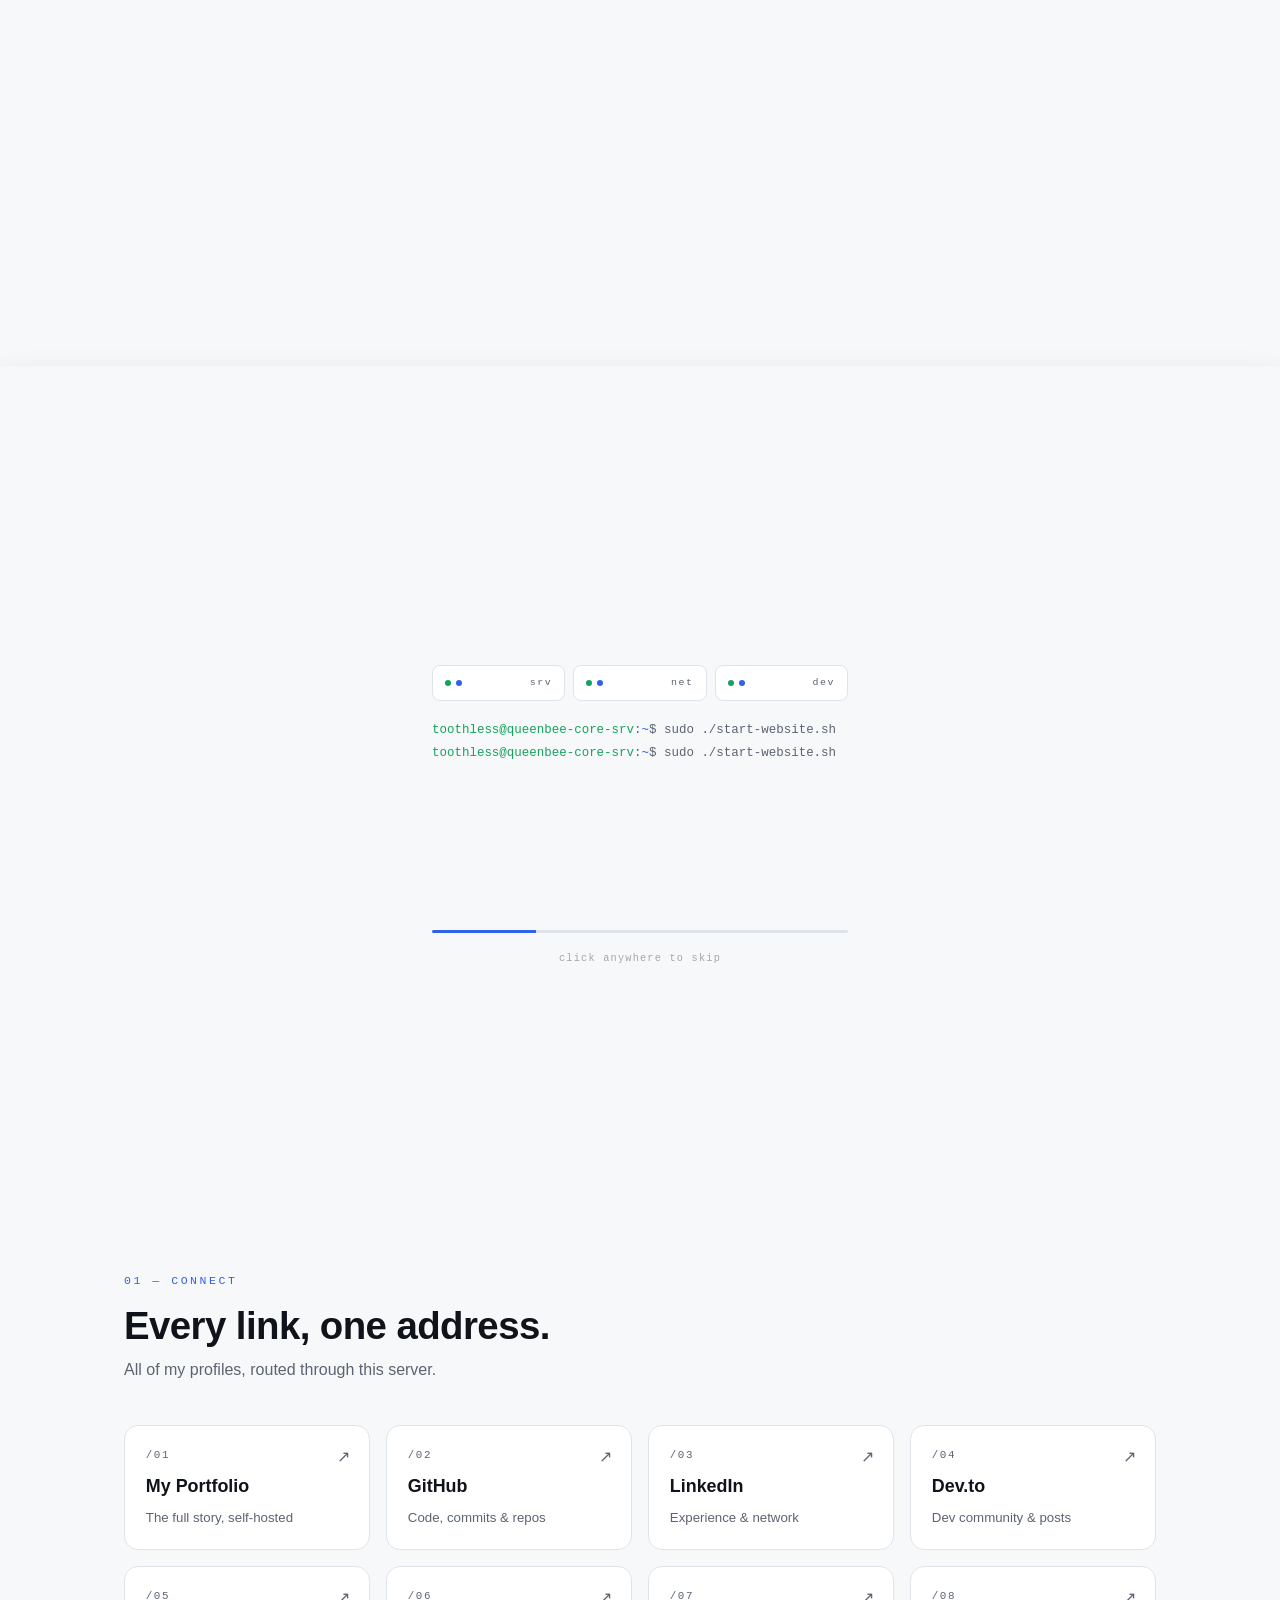
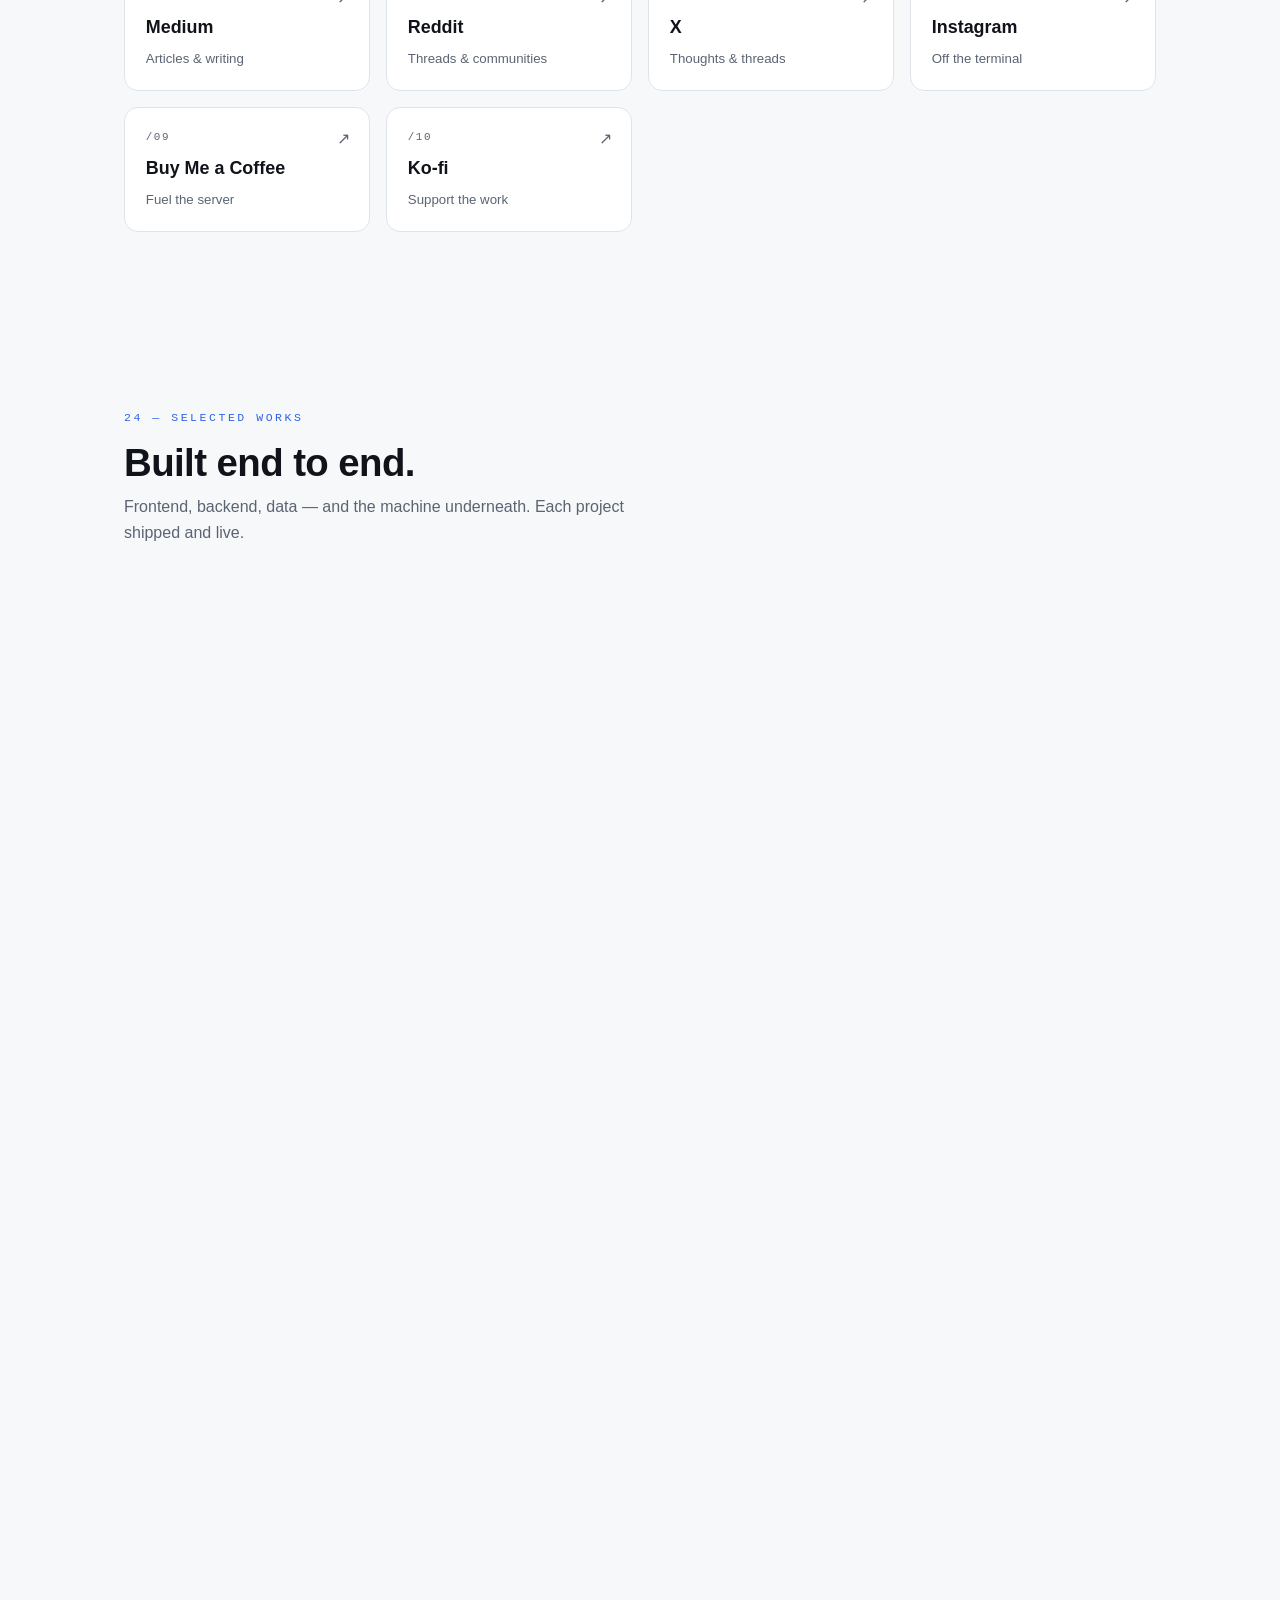
<file: server/index.html>
<!DOCTYPE html>
<html lang="en" data-theme="dark">
<head>
  <meta charset="UTF-8" />
  <meta name="viewport" content="width=device-width, initial-scale=1.0" />
  <meta name="description" content="Prajwal Kamble — self-hosted server hub. Projects, links, and the story of the machine serving this page." />
  <meta name="hub-version" content="v3" />
  <title>NightFury's Server · queenbee-core-srv</title>

  <!-- Fonts: Space Grotesk (display) · Inter (body) · JetBrains Mono (terminal/labels) -->
  <link rel="preconnect" href="https://fonts.googleapis.com" />
  <link rel="preconnect" href="https://fonts.gstatic.com" crossorigin />
  <link href="https://fonts.googleapis.com/css2?family=Space+Grotesk:wght@400;500;600;700&family=Inter:wght@400;500;600&family=JetBrains+Mono:wght@400;500&display=swap" rel="stylesheet" />

  <!-- ══════════ TAB ICON ══════════
       Embedded as a data URI rather than linked as a file. Nothing extra to
       copy to the server or push to Pages — the icon travels inside this
       page, so it cannot fall out of sync or 404 the way a separate file
       can. Costs about 2 KB. -->
  <link rel="icon" type="image/svg+xml" href="[data-uri]" />
  <meta name="theme-color" content="#0a0b0e" media="(prefers-color-scheme: dark)" />
  <meta name="theme-color" content="#f7f8fa" media="(prefers-color-scheme: light)" />

  <!-- ══════════ SOCIAL CARD ══════════
       og:image must be absolute, and points at the GitHub Pages copy even
       here: when someone shares this link the scraper fetches the image
       itself, and if this machine is asleep the preview comes back blank.
       Pages is always up. -->
  <meta property="og:type" content="website" />
  <meta property="og:site_name" content="NightFury's Server" />
  <meta property="og:title" content="NightFury's Server · queenbee-core-srv" />
  <meta property="og:description" content="A self-hosted Linux server built from scratch on a repurposed laptop. Projects, links, and the story of the machine serving this page." />
  <meta property="og:url" content="https://queenbee-core-srv.emperor-adelie.ts.net/server/" />
  <meta property="og:image" content="https://prajwalkamble.github.io/queenbee-core-server/og-image.png" />
  <meta property="og:image:width" content="1200" />
  <meta property="og:image:height" content="630" />
  <meta name="twitter:card" content="summary_large_image" />
  <meta name="twitter:title" content="NightFury's Server · queenbee-core-srv" />
  <meta name="twitter:description" content="A self-hosted Linux server built from scratch on a repurposed laptop." />
  <meta name="twitter:image" content="https://prajwalkamble.github.io/queenbee-core-server/og-image.png" />

  <link rel="stylesheet" href="styles.css" />
</head>
<body id="top" class="is-loading">

  <!-- ══════════ BOOT LOADER ══════════ -->
  <noscript><style>.loader{display:none!important}body.is-loading{overflow:auto!important}</style></noscript>
  <div class="loader" id="loader" role="status" aria-label="Loading">
    <div class="loader__box">
      <div class="loader__rack" aria-hidden="true">
        <div class="loader__unit"><i></i><i></i><span class="loader__tag">srv</span></div>
        <div class="loader__unit"><i></i><i></i><span class="loader__tag">net</span></div>
        <div class="loader__unit"><i></i><i></i><span class="loader__tag">dev</span></div>
      </div>
      <div class="loader__term" id="loaderTerm"></div>
      <div class="loader__bar"><span id="loaderFill"></span></div>
      <p class="loader__skip">click anywhere to skip</p>
    </div>
  </div>

  <!-- Scroll progress bar -->
  <div class="progress" id="progressBar" aria-hidden="true"></div>

  <!-- Global cursor glow -->
  <div class="cursor-glow" id="cursorGlow" aria-hidden="true"></div>

  <!-- ══════════ NAV ══════════ -->
  <header class="nav">
    <div class="nav__inner">
      <a href="#top" class="nav__brand">
        <span class="nav__dot" aria-hidden="true"></span>
        <span class="nav__host">queenbee-core-srv</span>
      </a>

      <nav class="nav__links" aria-label="Primary">
        <a href="#links">Links</a>
        <a href="#projects">Projects</a>
        <a href="#server">Server</a>
        <a href="#about">About</a>
        <a href="#playground">Playground</a>
      </nav>

      <div class="nav__actions">
        <button class="theme-toggle" id="themeToggle" aria-label="Toggle color theme">
          <!-- sun -->
          <svg class="icon-sun" viewBox="0 0 24 24" fill="none" stroke="currentColor" stroke-width="2" stroke-linecap="round">
            <circle cx="12" cy="12" r="4"/>
            <path d="M12 2v2m0 16v2M4.9 4.9l1.4 1.4m11.4 11.4 1.4 1.4M2 12h2m16 0h2M4.9 19.1l1.4-1.4m11.4-11.4 1.4-1.4"/>
          </svg>
          <!-- moon -->
          <svg class="icon-moon" viewBox="0 0 24 24" fill="none" stroke="currentColor" stroke-width="2" stroke-linecap="round" stroke-linejoin="round">
            <path d="M21 12.8A9 9 0 1 1 11.2 3a7 7 0 0 0 9.8 9.8Z"/>
          </svg>
        </button>
        <button class="nav__burger" id="navBurger" aria-label="Open menu" aria-expanded="false">
          <span></span><span></span>
        </button>
      </div>
    </div>
    <!-- mobile menu -->
    <nav class="nav__mobile" id="navMobile" aria-label="Mobile">
      <a href="#links">Links</a>
      <a href="#projects">Projects</a>
      <a href="#server">Server</a>
      <a href="#about">About</a>
      <a href="#playground">Playground</a>
    </nav>
  </header>

  <!-- Mobile bottom navigation (platform-adaptive) -->
  <nav class="bottomnav" id="bottomNav" aria-label="Mobile sections">
    <a href="#links">
      <svg width="21" height="21" viewBox="0 0 24 24" fill="none" stroke="currentColor" stroke-width="2" stroke-linecap="round" stroke-linejoin="round"><path d="M10 13a5 5 0 0 0 7.5.5l3-3a5 5 0 0 0-7-7l-1.7 1.7"/><path d="M14 11a5 5 0 0 0-7.5-.5l-3 3a5 5 0 0 0 7 7l1.7-1.7"/></svg>
      <span>Links</span>
    </a>
    <a href="#projects">
      <svg width="21" height="21" viewBox="0 0 24 24" fill="none" stroke="currentColor" stroke-width="2" stroke-linecap="round" stroke-linejoin="round"><rect x="3" y="3" width="7" height="7" rx="1.5"/><rect x="14" y="3" width="7" height="7" rx="1.5"/><rect x="3" y="14" width="7" height="7" rx="1.5"/><rect x="14" y="14" width="7" height="7" rx="1.5"/></svg>
      <span>Projects</span>
    </a>
    <a href="#server">
      <svg width="21" height="21" viewBox="0 0 24 24" fill="none" stroke="currentColor" stroke-width="2" stroke-linecap="round" stroke-linejoin="round"><rect x="3" y="4" width="18" height="7" rx="2"/><rect x="3" y="13" width="18" height="7" rx="2"/><line x1="7" y1="7.5" x2="7" y2="7.5"/><line x1="7" y1="16.5" x2="7" y2="16.5"/></svg>
      <span>Server</span>
    </a>
    <a href="#about">
      <svg width="21" height="21" viewBox="0 0 24 24" fill="none" stroke="currentColor" stroke-width="2" stroke-linecap="round" stroke-linejoin="round"><circle cx="12" cy="8" r="4"/><path d="M4 21c0-4 3.6-6 8-6s8 2 8 6"/></svg>
      <span>About</span>
    </a>
    <a href="#playground">
      <svg width="21" height="21" viewBox="0 0 24 24" fill="none" stroke="currentColor" stroke-width="2" stroke-linecap="round" stroke-linejoin="round"><rect x="2.5" y="7" width="19" height="11" rx="5.5"/><path d="M8 11v4M6 13h4"/><line x1="15.5" y1="12" x2="15.5" y2="12"/><line x1="18" y1="14" x2="18" y2="14"/></svg>
      <span>Playground</span>
    </a>
  </nav>

  <main>

    <!-- ══════════ HERO ══════════ -->
    <section class="hero">
      <div class="hero__inner">
        <p class="eyebrow reveal" data-reveal>// SELF-HOSTED · PUNE, IN</p>

        <h1 class="hero__title">
          <span class="reveal" data-reveal>Prajwal Kamble.</span>
          <span class="hero__sub reveal" data-reveal data-delay="1">
            <span id="typedRole">Full-Stack Developer</span><span class="caret" aria-hidden="true"></span>
          </span>
        </h1>

        <p class="hero__lede reveal" data-reveal data-delay="2">
          Software Engineer building across Java, Spring Boot, Next.js and AI
          integration. This page — and everything linked from it — runs on a Linux
          server I configured, secured, and operate myself.
        </p>

        <div class="hero__cta reveal" data-reveal data-delay="3">
          <a class="btn btn--primary" href="#links">Explore links</a>
          <a class="btn btn--ghost" href="#server">How this server works</a>
        </div>

        <!-- SIGNATURE: live request trace -->
        <div class="trace reveal" data-reveal data-delay="4" aria-label="Request trace">
          <div class="trace__bar">
            <span class="trace__light"></span>
            <span class="trace__light"></span>
            <span class="trace__light"></span>
            <span class="trace__label">request-trace</span>
          </div>
          <div class="trace__body">
            <div class="trace__line" id="traceLine"></div>
            <div class="trace__chain">
              <span class="trace__node" data-node>you</span>
              <span class="trace__arrow" data-node>─▶</span>
              <span class="trace__node" data-node>https</span>
              <span class="trace__arrow" data-node>─▶</span>
              <span class="trace__node" data-node>nginx</span>
              <span class="trace__arrow" data-node>─▶</span>
              <span class="trace__node" data-node>docker</span>
              <span class="trace__arrow" data-node>─▶</span>
              <span class="trace__node trace__node--host" data-node>queenbee-core-srv</span>
              <span class="trace__status" data-node>200 OK</span>
            </div>
          </div>
        </div>
      </div>

      <!-- Floating dev glyphs (animated, decorative) -->
      <div class="hero__floats" aria-hidden="true">
        <span class="float" style="--x: 78%; --y: 12%; --d: 12s;">&lt;/&gt;</span>
        <span class="float" style="--x: 90%; --y: 42%; --d: 16s;">{ }</span>
        <span class="float" style="--x: 68%; --y: 70%; --d: 14s;">curl</span>
        <span class="float" style="--x: 84%; --y: 82%; --d: 18s;">$ sudo</span>
        <span class="float" style="--x: 58%; --y: 26%; --d: 15s;">docker ps</span>
        <span class="float" style="--x: 94%; --y: 8%;  --d: 13s;">git push</span>
        <span class="float" style="--x: 50%; --y: 88%; --d: 17s;">ssh -v</span>
      </div>

      <div class="hero__grid" aria-hidden="true"></div>
      <div class="hero__grid hero__grid--bright" aria-hidden="true"></div>

      <!-- Hidden background — server & developer watermarks -->
      <div class="bg-icons" aria-hidden="true">
        <span class="bgicon" style="--x: 4%;  --y: 8%;  --d: 16s; --r: -8deg;">$</span>
        <span class="bgicon" style="--x: 92%; --y: 6%;  --d: 19s; --r: 6deg;">&lt;/&gt;</span>
        <span class="bgicon" style="--x: 12%; --y: 22%; --d: 21s; --r: 4deg;">~/prajwal</span>
        <span class="bgicon" style="--x: 88%; --y: 24%; --d: 17s; --r: -5deg;">{ }</span>
        <span class="bgicon" style="--x: 5%;  --y: 38%; --d: 23s; --r: 7deg;">Next.js</span>
        <span class="bgicon" style="--x: 94%; --y: 40%; --d: 18s; --r: -6deg;">Spring Boot</span>
        <span class="bgicon" style="--x: 9%;  --y: 54%; --d: 20s; --r: -4deg;">docker</span>
        <span class="bgicon" style="--x: 90%; --y: 56%; --d: 22s; --r: 5deg;">nginx</span>
        <span class="bgicon" style="--x: 3%;  --y: 70%; --d: 17s; --r: 6deg;">HTML</span>
        <span class="bgicon" style="--x: 95%; --y: 72%; --d: 24s; --r: -7deg;">CSS</span>
        <span class="bgicon" style="--x: 13%; --y: 86%; --d: 19s; --r: -3deg;">JS</span>
        <span class="bgicon" style="--x: 87%; --y: 88%; --d: 21s; --r: 4deg;">Java</span>
        <span class="bgicon" style="--x: 48%; --y: 4%;  --d: 25s; --r: 3deg;">https</span>
        <span class="bgicon" style="--x: 46%; --y: 94%; --d: 18s; --r: -5deg;">git push</span>
        <span class="bgicon" style="--x: 28%; --y: 12%; --d: 22s; --r: 5deg;">sudo</span>
        <span class="bgicon" style="--x: 70%; --y: 14%; --d: 20s; --r: -4deg;">npm run build</span>
        <span class="bgicon" style="--x: 26%; --y: 92%; --d: 23s; --r: 6deg;">systemctl</span>
        <span class="bgicon" style="--x: 72%; --y: 90%; --d: 16s; --r: -6deg;">REST API</span>
        <span class="bgicon" style="--x: 6%;  --y: 96%; --d: 24s; --r: 3deg;">SELECT *</span>
        <span class="bgicon" style="--x: 93%; --y: 96%; --d: 19s; --r: -3deg;">ssh</span>
      </div>
    </section>

    <!-- ══════════ LINKS ══════════ -->
    <section class="section" id="links">
      <div class="section__head reveal" data-reveal>
        <p class="eyebrow">01 — CONNECT</p>
        <h2>Every link, one address.</h2>
        <p class="section__lede">All of my profiles, routed through this server.</p>
      </div>

      <div class="links-grid">
        <!-- href="#" are placeholders — real URLs to be added -->
        <a class="link-card reveal" data-reveal data-delay="1" href="https://queenbee-core-srv.emperor-adelie.ts.net/" target="_blank" rel="noopener">
          <span class="link-card__index">/01</span>
          <span class="link-card__name">My Portfolio</span>
          <span class="link-card__hint">The full story, self-hosted</span>
          <span class="link-card__arrow" aria-hidden="true">↗</span>
        </a>
        <a class="link-card reveal" data-reveal href="https://github.com/prajwalkamble" target="_blank" rel="noopener">
          <span class="link-card__index">/02</span>
          <span class="link-card__name">GitHub</span>
          <span class="link-card__hint">Code, commits &amp; repos</span>
          <span class="link-card__arrow" aria-hidden="true">↗</span>
        </a>
        <a class="link-card reveal" data-reveal data-delay="1" href="https://www.linkedin.com/in/prajwalkamble666" target="_blank" rel="noopener">
          <span class="link-card__index">/03</span>
          <span class="link-card__name">LinkedIn</span>
          <span class="link-card__hint">Experience &amp; network</span>
          <span class="link-card__arrow" aria-hidden="true">↗</span>
        </a>
        <a class="link-card reveal" data-reveal data-delay="2" href="https://dev.to/toothless" target="_blank" rel="noopener">
          <span class="link-card__index">/04</span>
          <span class="link-card__name">Dev.to</span>
          <span class="link-card__hint">Dev community &amp; posts</span>
          <span class="link-card__arrow" aria-hidden="true">↗</span>
        </a>
        <a class="link-card reveal" data-reveal href="https://nightfury666.medium.com/" target="_blank" rel="noopener">
          <span class="link-card__index">/05</span>
          <span class="link-card__name">Medium</span>
          <span class="link-card__hint">Articles &amp; writing</span>
          <span class="link-card__arrow" aria-hidden="true">↗</span>
        </a>
        <a class="link-card reveal" data-reveal data-delay="1" href="https://www.reddit.com/user/Night-Fury-666/" target="_blank" rel="noopener">
          <span class="link-card__index">/06</span>
          <span class="link-card__name">Reddit</span>
          <span class="link-card__hint">Threads &amp; communities</span>
          <span class="link-card__arrow" aria-hidden="true">↗</span>
        </a>
        <a class="link-card reveal" data-reveal data-delay="2" href="https://x.com/prajwalkamble66" target="_blank" rel="noopener">
          <span class="link-card__index">/07</span>
          <span class="link-card__name">X</span>
          <span class="link-card__hint">Thoughts &amp; threads</span>
          <span class="link-card__arrow" aria-hidden="true">↗</span>
        </a>
        <a class="link-card reveal" data-reveal href="https://www.instagram.com/thenameisprajwalofficial" target="_blank" rel="noopener">
          <span class="link-card__index">/08</span>
          <span class="link-card__name">Instagram</span>
          <span class="link-card__hint">Off the terminal</span>
          <span class="link-card__arrow" aria-hidden="true">↗</span>
        </a>
        <a class="link-card reveal" data-reveal data-delay="1" href="https://buymeacoffee.com/ppkamble" target="_blank" rel="noopener">
          <span class="link-card__index">/09</span>
          <span class="link-card__name">Buy Me a Coffee</span>
          <span class="link-card__hint">Fuel the server</span>
          <span class="link-card__arrow" aria-hidden="true">↗</span>
        </a>
        <a class="link-card reveal" data-reveal data-delay="2" href="https://ko-fi.com/ppkamble" target="_blank" rel="noopener">
          <span class="link-card__index">/10</span>
          <span class="link-card__name">Ko-fi</span>
          <span class="link-card__hint">Support the work</span>
          <span class="link-card__arrow" aria-hidden="true">↗</span>
        </a>
      </div>
    </section>

    <!-- ══════════ PROJECTS ══════════ -->
    <section class="section" id="projects">
      <div class="section__head reveal" data-reveal>
        <p class="eyebrow">02 — SELECTED WORKS</p>
        <h2>Built end to end.</h2>
        <p class="section__lede">Frontend, backend, data — and the machine underneath. Each project shipped and live.</p>
      </div>

      <div class="works">

        <!-- ── Work 01: The Server ── -->
        <article class="work reveal" data-reveal>
          <div class="work__visual" aria-hidden="true">
            <span class="work__num">01</span>
            <span class="work__mono">QB</span>
            <span class="work__badge">FEATURED · YOU ARE ON IT</span>
          </div>
          <div class="work__body">
            <h3 class="work__title">queenbee-core-srv — Self-Hosted Server</h3>
            <p class="work__desc">
              A production-grade home server built on repurposed hardware and a hardened
              Linux install — the machine serving this page right now. Every layer was
              configured, secured, and debugged by hand: key-only SSH with root login
              disabled, a default-deny ufw firewall, fail2ban, and zero ports opened on
              the router. Ingress flows through a zero-trust Tailscale network with
              public HTTPS via Let's Encrypt, into an Nginx reverse proxy that routes
              to Docker containers built with multi-stage builds. Services are managed
              by systemd with restart policies, so the whole stack self-heals after a
              reboot or power cut.
            </p>
            <ul class="work__points">
              <li>Zero-trust networking: CGNAT-proof public ingress without a single port-forward</li>
              <li>Full request path owned end to end: HTTPS → Nginx → Docker → app</li>
              <li>Debugged in production: SSH auth, port conflicts, proxy 502s, container lifecycle</li>
            </ul>
            <div class="work__tags">
              <span class="tag">Linux</span><span class="tag">Nginx</span>
              <span class="tag">Docker</span><span class="tag">Tailscale</span>
              <span class="tag">systemd</span><span class="tag">Hardening</span>
            </div>
            <div class="work__stats">
              <div class="stat"><span class="stat__value">0</span><span class="stat__label">open router ports</span></div>
              <div class="stat"><span class="stat__value">₹0</span><span class="stat__label">monthly hosting</span></div>
              <div class="stat"><span class="stat__value">4</span><span class="stat__label">stack layers</span></div>
            </div>
            <div class="work__actions">
              <a class="btn btn--primary btn--sm" href="#server">How it works ↓</a>
            </div>
          </div>
        </article>

        <!-- ── Work 02: Portfolio ── -->
        <article class="work reveal" data-reveal>
          <div class="work__visual" aria-hidden="true">
            <span class="work__num">02</span>
            <span class="work__mono">PK</span>
            <span class="work__badge">SELF-HOSTED</span>
          </div>
          <div class="work__body">
            <h3 class="work__title">Portfolio Website</h3>
            <p class="work__desc">
              Personal portfolio built with Next.js 14 and TypeScript — animated with
              Framer Motion, monitored with Sentry, and deployed twice: on Vercel and
              on this very server as a containerized app behind Nginx.
            </p>
            <ul class="work__points">
              <li>Multi-stage Docker build producing a minimal standalone image</li>
              <li>Server-side rendering with API routes and payment integration</li>
              <li>Sentry error tracking and analytics wired into the build pipeline</li>
            </ul>
            <div class="work__tags">
              <span class="tag">Next.js 14</span><span class="tag">TypeScript</span>
              <span class="tag">Framer Motion</span><span class="tag">Docker</span>
              <span class="tag">Nginx</span><span class="tag">Sentry</span>
            </div>
            <div class="work__stats">
              <div class="stat"><span class="stat__value">2×</span><span class="stat__label">deploy targets</span></div>
              <div class="stat"><span class="stat__value">SSR</span><span class="stat__label">+ API routes</span></div>
              <div class="stat"><span class="stat__value">24/7</span><span class="stat__label">on this server</span></div>
            </div>
            <div class="work__actions">
              <a class="btn btn--primary btn--sm" href="/portfolio">Live Demo ↗</a>
              <a class="btn btn--ghost btn--sm" href="https://github.com/prajwalkamble/prajwalpk-website" target="_blank" rel="noopener">GitHub ↗</a>
            </div>
          </div>
        </article>

        <!-- ── Work 03: WHealth ── -->
        <article class="work reveal" data-reveal>
          <div class="work__visual" aria-hidden="true">
            <span class="work__num">03</span>
            <span class="work__mono">WH</span>
          </div>
          <div class="work__body">
            <h3 class="work__title">WHealth Finance</h3>
            <p class="work__desc">
              A full personal-finance platform: a dashboard of account balances and
              recent activity, expense tracking with categorization, budget planning,
              investment portfolio management, financial goals, and detailed reports
              &amp; analytics.
            </p>
            <ul class="work__points">
              <li>Google and email authentication with a verified sign-up flow</li>
              <li>Prisma-backed data layer with transactional email templates</li>
              <li>Budget alerts, payment reminders and custom notifications</li>
            </ul>
            <div class="work__tags">
              <span class="tag">Next.js</span><span class="tag">React</span>
              <span class="tag">Prisma</span><span class="tag">PostgreSQL</span>
              <span class="tag">Tailwind</span>
            </div>
            <div class="work__stats">
              <div class="stat"><span class="stat__value">7</span><span class="stat__label">feature modules</span></div>
              <div class="stat"><span class="stat__value">2</span><span class="stat__label">auth methods</span></div>
              <div class="stat"><span class="stat__value">Live</span><span class="stat__label">in production</span></div>
            </div>
            <div class="work__actions">
              <a class="btn btn--primary btn--sm" href="https://whealth-finance.vercel.app/" target="_blank" rel="noopener">Live Demo ↗</a>
              <a class="btn btn--ghost btn--sm" href="https://github.com/prajwalkamble/Whealth" target="_blank" rel="noopener">GitHub ↗</a>
            </div>
          </div>
        </article>

        <!-- ── Work 04: Pattern Console ── -->
        <article class="work reveal" data-reveal>
          <div class="work__visual" aria-hidden="true">
            <span class="work__num">04</span>
            <span class="work__mono">PC</span>
          </div>
          <div class="work__body">
            <h3 class="work__title">Pattern Console — DSA · SD · AI Prep</h3>
            <p class="work__desc">
              An offline-first study platform covering DSA pattern recognition, system
              design, and a 7-phase AI-engineering curriculum — shipped as a single
              static file with a Supabase serverless backend and a spaced-review
              learning loop.
            </p>
            <ul class="work__points">
              <li>In-browser code console with test runner and deterministic complexity estimation</li>
              <li>Algorithm visualizer with 20+ modes, quizzes, streaks and a shared leaderboard</li>
              <li>Offline-first localStorage sync to Postgres, secured with Row-Level Security</li>
            </ul>
            <div class="work__tags">
              <span class="tag">Vanilla JS</span><span class="tag">Supabase</span>
              <span class="tag">PostgreSQL</span><span class="tag">RLS</span>
              <span class="tag">Offline-first</span>
            </div>
            <div class="work__stats">
              <div class="stat"><span class="stat__value">22</span><span class="stat__label">DSA patterns</span></div>
              <div class="stat"><span class="stat__value">31</span><span class="stat__label">AI lessons</span></div>
              <div class="stat"><span class="stat__value">1</span><span class="stat__label">file, zero deps</span></div>
            </div>
            <div class="work__actions">
              <a class="btn btn--primary btn--sm" href="https://prajwalkamble.github.io/DSA-SD-Prep/" target="_blank" rel="noopener">Live Demo ↗</a>
              <a class="btn btn--ghost btn--sm" href="https://github.com/prajwalkamble/DSA-SD-Prep" target="_blank" rel="noopener">GitHub ↗</a>
            </div>
          </div>
        </article>

      </div>
    </section>

    <!-- ══════════ SERVER ══════════ -->
    <section class="section section--alt" id="server">
      <div class="section__head reveal" data-reveal>
        <p class="eyebrow">03 — THE MACHINE</p>
        <h2>About this server.</h2>
        <p class="section__lede">No data centers, no rented cloud — every byte here is served from hardware I own, configured, and operate myself.</p>
      </div>

      <!-- Animated rack: one unit per real service -->
      <div class="rack reveal" data-reveal aria-hidden="true">
        <div class="rack__unit">
          <span class="rack__leds"><i></i><i></i><i></i></span>
          <span class="rack__name">nginx</span>
          <span class="rack__port">reverse proxy</span>
          <span class="rack__pulse"></span>
        </div>
        <div class="rack__unit">
          <span class="rack__leds"><i></i><i></i><i></i></span>
          <span class="rack__name">docker</span>
          <span class="rack__port">app containers</span>
          <span class="rack__pulse"></span>
        </div>
        <div class="rack__unit">
          <span class="rack__leds"><i></i><i></i><i></i></span>
          <span class="rack__name">tailscaled</span>
          <span class="rack__port">secure ingress</span>
          <span class="rack__pulse"></span>
        </div>
        <div class="rack__unit">
          <span class="rack__leds"><i></i><i></i><i></i></span>
          <span class="rack__name">sshd</span>
          <span class="rack__port">key-only</span>
          <span class="rack__pulse"></span>
        </div>
        <div class="rack__wire">
          <span class="rack__packet"></span>
          <span class="rack__packet rack__packet--2"></span>
          <span class="rack__packet rack__packet--3"></span>
        </div>
      </div>

      <!-- Live system log (animated feed) -->
      <div class="syslog reveal" data-reveal aria-hidden="true">
        <div class="game__bar">
          <span class="trace__light"></span>
          <span class="trace__light"></span>
          <span class="trace__light"></span>
          <span class="game__file">queenbee-core-srv: /var/log/live</span>
        </div>
        <div class="syslog__body" id="syslog"></div>
      </div>

      <div class="server-grid">
        <div class="server-card reveal" data-reveal>
          <span class="server-card__label">STACK</span>
          <p>Hardened Linux → Tailscale zero-trust ingress → Nginx reverse proxy → Docker containers.</p>
        </div>
        <div class="server-card reveal" data-reveal data-delay="1">
          <span class="server-card__label">SECURITY</span>
          <p>Key-only SSH · root login disabled · ufw firewall · fail2ban · zero open router ports.</p>
        </div>
        <div class="server-card reveal" data-reveal data-delay="2">
          <span class="server-card__label">DELIVERY</span>
          <p>HTTPS via Let's Encrypt, multi-stage Docker builds, services managed by systemd — self-healing on reboot.</p>
        </div>
        <div class="server-card reveal" data-reveal data-delay="3">
          <span class="server-card__label">COST</span>
          <p>₹0/month hosting. Repurposed hardware, open-source software, and an engineer who reads the logs.</p>
        </div>
      </div>
    </section>

    <!-- ══════════ ABOUT ══════════ -->
    <section class="section" id="about">
      <div class="about reveal" data-reveal>
        <div class="about__text">
          <p class="eyebrow">04 — OPERATOR</p>
          <h2>About the developer.</h2>
          <p>
            I'm Prajwal — a full-stack developer working across Java, Spring Boot,
            React and Next.js, with a growing focus on AI integration and the
            infrastructure that ships it. I like understanding systems all the way
            down: from the component on the screen to the port it's served from.
          </p>
          <p>
            This hub is both a directory and a demonstration — every request that
            reaches it crosses a network, a proxy, and a container that I configured
            and debugged myself.
          </p>
        </div>
        <div class="about__panel" aria-hidden="true">
          <pre class="about__term"><code>$ whoami
prajwal — builder of this box
$ uptime
learning, continuously
$ _</code></pre>
        </div>
      </div>
    </section>

    <!-- ══════════ PLAYGROUND ══════════ -->
    <section class="section" id="playground">
      <div class="section__head reveal" data-reveal>
        <p class="eyebrow">05 — PLAYGROUND</p>
        <h2>Take a break. Beat the machine.</h2>
        <p class="section__lede">Mini games in pure vanilla JS — no libraries, no build, running right on this server.</p>
      </div>

      <!-- Game selector tabs -->
      <div class="games-tabs reveal" data-reveal role="tablist" aria-label="Choose a game">
        <button class="games-tab is-active" data-game="guess" role="tab" aria-selected="true">Guess Game</button>
        <button class="games-tab" data-game="ttt" role="tab" aria-selected="false">Tic-Tac-Toe</button>
        <button class="games-tab" data-game="coin" role="tab" aria-selected="false">Coin Flip</button>
        <button class="games-tab" data-game="rps" role="tab" aria-selected="false">RPS</button>
      </div>

      <div class="games-stage reveal" data-reveal>

        <!-- Panel: Guess Game (terminal) -->
        <div class="game game-panel is-active" data-panel="guess">
          <div class="game__bar">
            <span class="trace__light"></span>
            <span class="trace__light"></span>
            <span class="trace__light"></span>
            <span class="game__file">toothless@queenbee-core-srv: guess-game.sh</span>
          </div>
          <div class="game__body game__body--term">
            <p class="term__prompt"><span class="term__user">toothless@queenbee-core-srv</span>:<span class="term__path">~</span>$ ./guess-game.sh</p>
            <div class="term__out" id="guessOut" aria-live="polite"></div>
          </div>
        </div>

        <!-- Panel: Tic-Tac-Toe (board, not terminal) -->
        <div class="game game-panel" data-panel="ttt">
          <div class="game__bar">
            <span class="trace__light"></span>
            <span class="trace__light"></span>
            <span class="trace__light"></span>
            <span class="game__file">toothless@queenbee-core-srv: tic-tac-toe</span>
          </div>
          <div class="game__body game__body--center">
            <p class="game__hint">You are X. The server is O.</p>
            <div class="ttt" id="ttt" role="group" aria-label="Tic tac toe board">
              <button class="ttt__cell" aria-label="cell 1"></button>
              <button class="ttt__cell" aria-label="cell 2"></button>
              <button class="ttt__cell" aria-label="cell 3"></button>
              <button class="ttt__cell" aria-label="cell 4"></button>
              <button class="ttt__cell" aria-label="cell 5"></button>
              <button class="ttt__cell" aria-label="cell 6"></button>
              <button class="ttt__cell" aria-label="cell 7"></button>
              <button class="ttt__cell" aria-label="cell 8"></button>
              <button class="ttt__cell" aria-label="cell 9"></button>
            </div>
            <p class="game__msg" id="tttMsg">Your move.</p>
            <p class="game__score" id="tttScore">W 0 · L 0 · D 0</p>
            <button class="game__reset" id="tttReset">↺ new game</button>
          </div>
        </div>

        <!-- Panel: Coin Flip (terminal) -->
        <div class="game game-panel" data-panel="coin">
          <div class="game__bar">
            <span class="trace__light"></span>
            <span class="trace__light"></span>
            <span class="trace__light"></span>
            <span class="game__file">toothless@queenbee-core-srv: coin-flip.sh</span>
          </div>
          <div class="game__body game__body--term">
            <p class="term__prompt"><span class="term__user">toothless@queenbee-core-srv</span>:<span class="term__path">~</span>$ ./coin-flip.sh</p>
            <div class="term__out" id="coinOut" aria-live="polite"></div>
          </div>
        </div>

        <!-- Panel: Rock Paper Scissors (terminal) -->
        <div class="game game-panel" data-panel="rps">
          <div class="game__bar">
            <span class="trace__light"></span>
            <span class="trace__light"></span>
            <span class="trace__light"></span>
            <span class="game__file">toothless@queenbee-core-srv: rps.sh</span>
          </div>
          <div class="game__body game__body--term">
            <p class="term__prompt"><span class="term__user">toothless@queenbee-core-srv</span>:<span class="term__path">~</span>$ ./rps.sh</p>
            <div class="term__out" id="rpsOut" aria-live="polite"></div>
          </div>
        </div>

      </div>
    </section>

  </main>

  <!-- ══════════ FOOTER ══════════ -->
  <footer class="footer">
    <div class="footer__inner">
      <p class="footer__host"><span class="nav__dot" aria-hidden="true"></span> served by queenbee-core-srv</p>
      <p class="footer__note">Designed, Developed &amp; self-hosted by <a class="footer__name" href="https://queenbee-core-srv.emperor-adelie.ts.net/" target="_blank" rel="noopener">Prajwal Kamble</a> · <span id="year"></span></p>
      <a class="footer__top" href="#top">Back to top ↑</a>
    </div>
  </footer>

  <script src="script.js"></script>
</body>
</html>
</file>
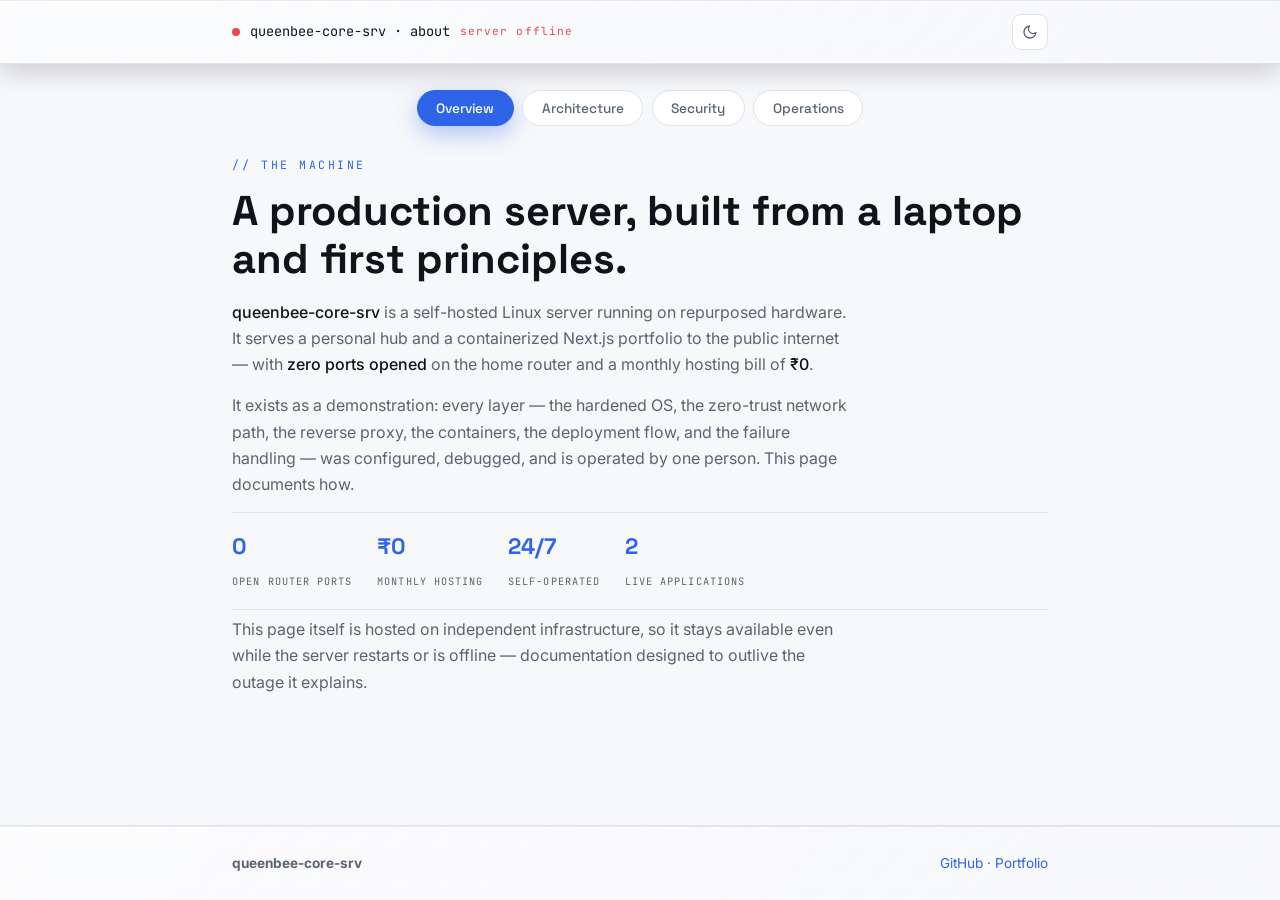
<file: docs/about-server.html>
<!DOCTYPE html>
<html lang="en" data-theme="dark">
<head>
  <meta charset="UTF-8" />
  <meta name="viewport" content="width=device-width, initial-scale=1.0" />
  <meta name="description" content="queenbee-core-srv — the story, architecture, security posture, and operations of a self-hosted Linux server." />
  <title>About queenbee-core-srv</title>
  <link rel="preconnect" href="https://fonts.googleapis.com" />
  <link rel="preconnect" href="https://fonts.gstatic.com" crossorigin />
  <link href="https://fonts.googleapis.com/css2?family=Space+Grotesk:wght@500;600;700&family=Inter:wght@400;500&family=JetBrains+Mono:wght@400;500&display=swap" rel="stylesheet" />
  <style>
    :root { --ease: cubic-bezier(0.22,1,0.36,1); --max-w: 860px; }
    :root[data-theme="dark"] {
      --bg:#0a0b0e; --surface:#12151c; --surface-2:#171b24; --border:#232a36;
      --text:#e8eaf0; --dim:#9aa3b2; --accent:#4d7cfe; --accent-soft:rgba(77,124,254,.12); --ok:#3ddc84; --err:#ff5f57;
    }
    :root[data-theme="light"] {
      --bg:#f7f8fa; --surface:#ffffff; --surface-2:#f2f4f8; --border:#dfe3ea;
      --text:#10131a; --dim:#5b6472; --accent:#2f63e8; --accent-soft:rgba(47,99,232,.1); --ok:#14a35c; --err:#e5484d;
    }
    *{margin:0;padding:0;box-sizing:border-box}
    /* full-height column so the footer always sits at the bottom of the
       screen, even when a short section leaves the page under-filled */
    body{font-family:"Inter",sans-serif;background:var(--bg);color:var(--text);line-height:1.65;
      transition:background .35s var(--ease),color .35s var(--ease);
      min-height:100vh;min-height:100dvh;display:flex;flex-direction:column}
    main{flex:1 0 auto}
    a{color:inherit;text-decoration:none}
    .mono{font-family:"JetBrains Mono",monospace}

    /* glassmorphism header */
    header{position:sticky;top:0;z-index:50;
      border-bottom:1px solid color-mix(in srgb,var(--text) 10%,transparent);
      background:linear-gradient(135deg,
        color-mix(in srgb,var(--surface) 55%,transparent),
        color-mix(in srgb,var(--bg) 42%,transparent));
      backdrop-filter:blur(18px) saturate(1.6);-webkit-backdrop-filter:blur(18px) saturate(1.6);
      box-shadow:inset 0 1px 0 color-mix(in srgb,var(--text) 7%,transparent), 0 8px 26px rgba(0,0,0,.18)}
    .head{max-width:var(--max-w);margin:0 auto;padding:.85rem 1.4rem;display:flex;align-items:center;gap:.6rem}
    /* Live status dot — colour reflects a real probe of the server:
       neutral while checking, green when queenbee-core-srv answers,
       red when it does not. */
    .dot{width:8px;height:8px;border-radius:50%;background:var(--dim)}
    .dot.up{background:var(--ok);animation:pulseUp 2.4s infinite}
    .dot.down{background:var(--err);animation:pulseDown 2.4s infinite}
    @keyframes pulseUp{0%{box-shadow:0 0 0 0 rgba(61,220,132,.45)}70%{box-shadow:0 0 0 9px rgba(61,220,132,0)}100%{box-shadow:0 0 0 0 rgba(61,220,132,0)}}
    @keyframes pulseDown{0%{box-shadow:0 0 0 0 rgba(255,95,87,.45)}70%{box-shadow:0 0 0 9px rgba(255,95,87,0)}100%{box-shadow:0 0 0 0 rgba(255,95,87,0)}}
    .status-word{font-family:"JetBrains Mono",monospace;font-size:.7rem;letter-spacing:.1em;color:var(--dim)}
    .status-word.up{color:var(--ok)}
    .status-word.down{color:var(--err)}
    .host{font-family:"JetBrains Mono",monospace;font-size:.85rem}
    .toggle{margin-left:auto;width:36px;height:36px;display:grid;place-items:center;border:1px solid var(--border);border-radius:9px;background:var(--surface);color:var(--dim);cursor:pointer;transition:.25s}
    .toggle:hover{color:var(--accent);border-color:var(--accent)}
    .toggle svg{width:16px;height:16px}
    :root[data-theme="dark"] .icon-moon{display:none}
    :root[data-theme="light"] .icon-sun{display:none}

    .tabs{max-width:var(--max-w);margin:1.6rem auto 0;padding:0 1.4rem;display:flex;gap:.55rem;flex-wrap:wrap}
    .tab{font-family:"Space Grotesk",sans-serif;font-size:.85rem;font-weight:500;padding:.55rem 1.15rem;border-radius:999px;cursor:pointer;
      border:1px solid var(--border);background:var(--surface);color:var(--dim);transition:.22s var(--ease)}
    .tab:hover{color:var(--text);border-color:var(--accent);transform:translateY(-1px)}
    .tab.on{background:var(--accent);border-color:var(--accent);color:#fff;box-shadow:0 8px 22px color-mix(in srgb,var(--accent) 35%,transparent)}

    main{max-width:var(--max-w);margin:0 auto;padding:1.8rem 1.4rem 4rem}
    .view{display:none}
    .view.on{display:block;animation:in .4s var(--ease)}
    @keyframes in{from{opacity:0;transform:translateY(12px)}to{opacity:1;transform:none}}

    .eyebrow{font-family:"JetBrains Mono",monospace;font-size:.72rem;letter-spacing:.22em;text-transform:uppercase;color:var(--accent);margin-bottom:.8rem}
    h1{font-family:"Space Grotesk",sans-serif;font-size:clamp(1.8rem,5vw,2.6rem);font-weight:700;line-height:1.15;margin-bottom:1rem}
    h2{font-family:"Space Grotesk",sans-serif;font-size:1.15rem;font-weight:600;margin:1.8rem 0 .6rem}
    p{color:var(--dim);margin-bottom:.9rem;max-width:62ch}
    p strong{color:var(--text);font-weight:500}

    .stats{display:flex;gap:1.6rem;flex-wrap:wrap;padding:1rem 0;margin:.6rem 0 .4rem;border-top:1px solid var(--border);border-bottom:1px solid var(--border)}
    .stat b{display:block;font-family:"Space Grotesk",sans-serif;font-size:1.4rem;color:var(--accent)}
    .stat span{font-family:"JetBrains Mono",monospace;font-size:.64rem;letter-spacing:.1em;text-transform:uppercase;color:var(--dim)}

    .chain{display:flex;align-items:center;gap:.5rem;flex-wrap:wrap;font-family:"JetBrains Mono",monospace;font-size:.82rem;
      background:var(--surface);border:1px solid var(--border);border-radius:14px;padding:1.1rem 1.2rem;margin:.4rem 0 1.2rem}
    .node{padding:.32rem .7rem;border:1px solid var(--border);border-radius:8px;background:var(--surface-2);color:var(--dim)}
    .node.hl{border-color:var(--accent);color:var(--accent);background:var(--accent-soft)}
    .arrow{color:var(--dim)}
    .okc{margin-left:auto;color:var(--ok)}

    .cards{display:grid;grid-template-columns:repeat(auto-fill,minmax(240px,1fr));gap:.9rem;margin-top:.6rem}
    .card{background:var(--surface);border:1px solid var(--border);border-radius:14px;padding:1.25rem 1.2rem;transition:border-color .25s var(--ease),transform .25s var(--ease)}
    .card:hover{transform:translateY(-3px);border-color:color-mix(in srgb,var(--accent) 45%,var(--border))}
    .card b{font-family:"JetBrains Mono",monospace;font-size:.68rem;letter-spacing:.18em;color:var(--accent);display:block;margin-bottom:.55rem;font-weight:500}
    .card p{font-size:.88rem;margin:0}

    .layers{display:flex;flex-direction:column;gap:.7rem;margin-top:.6rem}
    .layer{display:flex;gap:1rem;align-items:baseline;background:var(--surface);border:1px solid var(--border);border-radius:12px;padding:1rem 1.15rem}
    .layer .n{font-family:"JetBrains Mono",monospace;color:var(--accent);font-size:.78rem;min-width:2.2rem}
    .layer div p{font-size:.88rem;margin:.15rem 0 0}
    .layer div b{font-family:"Space Grotesk",sans-serif;font-weight:600;font-size:.95rem}


    /* ═══════════ Server-room ambience (wide screens only) ═══════════
       LEFT  — a large code editor typing real server config, file after
               file, with line numbers, syntax colours and a live caret.
       RIGHT — the rack it deploys to (blinking LEDs, activity bars) and
               a `tail -f` log stream underneath.
       Panel size is derived from the real blank margin:
         --avail = (viewport - content) / 2
       panels take 78% of it and sit centred in the gap, so they fill the
       empty space without ever crowding the content. Hidden < 1300px. */
    .ambient {
      position: fixed; inset: 0; z-index: -1; pointer-events: none; overflow: hidden;
      --avail: calc((100vw - var(--content-w)) / 2);
    }
    .amb-left, .amb-right {
      position: absolute; width: calc(var(--avail) * .87);
      display: flex; flex-direction: column; gap: 14px;
    }
    /* the editor is top-anchored and grows downward only as far as the
       last typed line — it never reserves empty height */
    .amb-left  { left: calc(var(--avail) * .065); top: 13vh; height: auto; }
    .amb-right { right: calc(var(--avail) * .065); top: 11vh; height: 78vh; }

    /* ── code editor ── */
    .amb-code {
      flex: 0 0 auto; display: flex; flex-direction: column;
      border: 1px solid var(--border); border-radius: 10px;
      background: var(--surface); overflow: hidden; opacity: .66;
    }
    .amb-code__bar { display: flex; align-items: center; gap: 5px; padding: 7px 10px;
      background: var(--surface-2); border-bottom: 1px solid var(--border); flex: 0 0 auto; }
    .amb-code__bar i { width: 6px; height: 6px; border-radius: 50%; }
    .amb-code__bar i:nth-child(1){background:#ff5f57}
    .amb-code__bar i:nth-child(2){background:#febc2e}
    .amb-code__bar i:nth-child(3){background:#28c840}
    .amb-code__file { margin-left: auto; font-family: "JetBrains Mono", monospace;
      font-size: clamp(8px, .55vw, 11px); letter-spacing: .06em; color: var(--text-dim, var(--dim)); }
    .amb-code__body {
      padding: 10px 12px 12px;
      font-family: "JetBrains Mono", monospace;
      font-size: clamp(8.5px, .62vw, 12.5px); line-height: 1.85;
      color: var(--text-dim, var(--dim));
    }
    .cl { display: flex; gap: 9px; white-space: pre; }
    .cl .ln { flex: 0 0 auto; width: 1.6em; text-align: right; color: var(--border); user-select: none; }
    .amb-code__body .c-key { color: var(--accent); font-style: normal; }
    .amb-code__body .c-str { color: var(--ok); font-style: normal; }
    .amb-code__body .c-com { color: var(--border); font-style: normal; }
    .amb-code__body .cur { display: inline-block; width: .45em; height: 1em; background: var(--accent);
      vertical-align: -.12em; animation: curBlink 1s steps(1) infinite; }
    @keyframes curBlink { 50% { opacity: 0 } }

    /* ── rack ── */
    .amb-rack { flex: 0 0 auto; display: flex; flex-direction: column; gap: 7px; opacity: .5; position: relative; }
    .rk { border: 1px solid var(--border); border-radius: 7px; background: var(--surface);
          padding: 7px 10px; display: flex; align-items: center; gap: 8px; }
    .rk__leds { display: flex; gap: 4px; }
    .rk__leds i { width: 5px; height: 5px; border-radius: 50%; background: var(--ok);
                  animation: rkBlink 2.6s steps(1) infinite; }
    .rk__leds i:nth-child(2){background:var(--accent);animation-duration:1.7s;animation-delay:-.4s}
    .rk__leds i:nth-child(3){background:#febc2e;animation-duration:3.9s;animation-delay:-1.2s}
    .rk:nth-child(2) .rk__leds i{animation-delay:-.7s}
    .rk:nth-child(3) .rk__leds i{animation-delay:-1.5s}
    .rk:nth-child(4) .rk__leds i{animation-delay:-2.1s}
    @keyframes rkBlink { 0%,60%{opacity:1} 61%,100%{opacity:.18} }
    .rk__name { font-family:"JetBrains Mono",monospace; font-size: clamp(8px,.5vw,10px);
                letter-spacing:.08em; color: var(--text-dim, var(--dim)); }
    .rk__bars { margin-left:auto; display:flex; align-items:flex-end; gap:2px; height:12px }
    .rk__bars b { width:2px; background:var(--accent); border-radius:1px; transform-origin:bottom;
                  animation: rkAct 1.4s ease-in-out infinite }
    .rk__bars b:nth-child(1){height:40%;animation-delay:-.1s}
    .rk__bars b:nth-child(2){height:75%;animation-delay:-.5s}
    .rk__bars b:nth-child(3){height:55%;animation-delay:-.9s}
    .rk__bars b:nth-child(4){height:90%;animation-delay:-.3s}
    .rk__bars b:nth-child(5){height:35%;animation-delay:-.7s}
    @keyframes rkAct { 0%,100%{transform:scaleY(.25);opacity:.5} 50%{transform:scaleY(1);opacity:1} }

    /* ── log stream ── */
    .amb-log { flex: 1; min-height: 0; overflow: hidden; opacity: .42;
      -webkit-mask-image: linear-gradient(180deg, transparent, #000 14%, #000 86%, transparent);
              mask-image: linear-gradient(180deg, transparent, #000 14%, #000 86%, transparent); }
    .amb-log__track { display:flex; flex-direction:column; gap:5px; animation: logScroll 46s linear infinite }
    .amb-log__track span { font-family:"JetBrains Mono",monospace; font-size: clamp(8px,.55vw,11px);
      line-height:1.55; color: var(--text-dim, var(--dim)); white-space:nowrap;
      overflow:hidden; text-overflow:ellipsis }
    .amb-log__track .lg-ok{color:var(--ok)}
    .amb-log__track .lg-warn{color:#febc2e}
    .amb-log__track .lg-acc{color:var(--accent)}
    @keyframes logScroll { from{transform:translateY(0)} to{transform:translateY(-50%)} }

    @media (max-width: 1299px) { .ambient { display: none } }

    .ambient { --content-w: 860px; }          /* main column max width */

    /* ═══ in-content animations ═══ */
    .chain > .arrow { animation: chainFlow 2.8s ease-in-out infinite }
    .chain > .arrow:nth-child(2){animation-delay:0s}
    .chain > .arrow:nth-child(4){animation-delay:.35s}
    .chain > .arrow:nth-child(6){animation-delay:.7s}
    .chain > .arrow:nth-child(8){animation-delay:1.05s}
    @keyframes chainFlow { 0%,45%,100%{color:var(--dim);transform:translateX(0)} 18%{color:var(--accent);transform:translateX(2px)} }
    .chain > .node.hl { animation: hlGlow 2.8s ease-in-out infinite; animation-delay:1.4s }
    @keyframes hlGlow { 0%,40%,100%{box-shadow:0 0 0 0 transparent} 15%{box-shadow:0 0 14px color-mix(in srgb,var(--accent) 45%,transparent)} }
    .chain > .okc { animation: okcFlash 2.8s ease-in-out infinite; animation-delay:1.7s }
    @keyframes okcFlash { 0%,40%,100%{opacity:.55} 12%{opacity:1} }
    .view.on .card,.view.on .layer,.view.on .stat { animation: riseIn .5s var(--ease) both }
    .view.on .card:nth-child(1),.view.on .layer:nth-child(1),.view.on .stat:nth-child(1){animation-delay:.05s}
    .view.on .card:nth-child(2),.view.on .layer:nth-child(2),.view.on .stat:nth-child(2){animation-delay:.12s}
    .view.on .card:nth-child(3),.view.on .layer:nth-child(3),.view.on .stat:nth-child(3){animation-delay:.19s}
    .view.on .card:nth-child(4),.view.on .layer:nth-child(4),.view.on .stat:nth-child(4){animation-delay:.26s}
    .view.on .card:nth-child(5),.view.on .layer:nth-child(5){animation-delay:.33s}
    .view.on .card:nth-child(6){animation-delay:.4s}
    @keyframes riseIn { from{opacity:0;transform:translateY(14px)} to{opacity:1;transform:none} }
    .layer { position:relative; overflow:hidden }
    .layer::after { content:""; position:absolute; left:0; top:0; bottom:0; width:2px; background:var(--accent);
      opacity:.5; animation: edgeScan 4s ease-in-out infinite }
    .layer:nth-child(2)::after{animation-delay:.5s}
    .layer:nth-child(3)::after{animation-delay:1s}
    .layer:nth-child(4)::after{animation-delay:1.5s}
    .layer:nth-child(5)::after{animation-delay:2s}
    @keyframes edgeScan { 0%,100%{transform:scaleY(0);transform-origin:top;opacity:.25} 50%{transform:scaleY(1);transform-origin:top;opacity:.7} }

    /* glassmorphism footer */
    footer{border-top:1px solid color-mix(in srgb,var(--text) 10%,transparent);
      background:linear-gradient(135deg,
        color-mix(in srgb,var(--surface) 52%,transparent),
        color-mix(in srgb,var(--bg) 40%,transparent));
      backdrop-filter:blur(16px) saturate(1.5);-webkit-backdrop-filter:blur(16px) saturate(1.5);
      box-shadow:inset 0 1px 0 color-mix(in srgb,var(--text) 7%,transparent)}
    .foot{max-width:var(--max-w);margin:0 auto;padding:1.6rem 1.4rem;display:flex;gap:1rem;flex-wrap:wrap;align-items:center;font-size:.85rem;color:var(--dim)}
    .foot a{color:var(--accent)}
    .foot a:hover{text-decoration:underline;text-underline-offset:3px}
    .foot .right{margin-left:auto}

    /* Tablets + large phones: this page only had a 480px breakpoint, so
       481-860px kept desktop gutters on a column that was already narrower
       than its container. Tighten the gutters and make the tabs a real
       touch target (44px is the Apple/Android minimum). */
    @media (max-width:900px){
      .head,.tabs,main,.foot{padding-left:1.15rem;padding-right:1.15rem}
      .tabs a{min-height:44px;display:inline-flex;align-items:center}
    }
    @media (max-width:480px){ .head,.tabs,main,.foot{padding-left:1rem;padding-right:1rem} .okc{margin-left:0;width:100%} }
    @media (max-width:480px){ .foot{padding-bottom:calc(1.4rem + env(safe-area-inset-bottom))} }
    @media (prefers-reduced-motion:reduce){*{animation:none!important;transition:none!important}
      .rk__leds i,.rk__bars b,.amb-log__track,.layer::after,.cur{animation:none!important}}
  </style>
</head>
<body>
  <!-- Server-room ambience: big code editor (left), rack + live logs (right).
       Sized from the real blank margin; hidden below 1300px. -->
  <div class="ambient" aria-hidden="true">
    <div class="amb-left">
      <div class="amb-code">
        <div class="amb-code__bar"><i></i><i></i><i></i><span class="amb-code__file" id="ambFile">Dockerfile</span></div>
        <div class="amb-code__body" id="ambCode"></div>
      </div>
    </div>
    <div class="amb-right">
      <div class="amb-rack">
        <div class="rk">
          <span class="rk__leds"><i></i><i></i><i></i></span>
          <span class="rk__name">web-01</span>
          <span class="rk__bars"><b></b><b></b><b></b><b></b><b></b></span>
        </div>
        <div class="rk">
          <span class="rk__leds"><i></i><i></i><i></i></span>
          <span class="rk__name">app-01</span>
          <span class="rk__bars"><b></b><b></b><b></b><b></b><b></b></span>
        </div>
        <div class="rk">
          <span class="rk__leds"><i></i><i></i><i></i></span>
          <span class="rk__name">db-01</span>
          <span class="rk__bars"><b></b><b></b><b></b><b></b><b></b></span>
        </div>
        <div class="rk">
          <span class="rk__leds"><i></i><i></i><i></i></span>
          <span class="rk__name">edge-01</span>
          <span class="rk__bars"><b></b><b></b><b></b><b></b><b></b></span>
        </div>
      </div>
      <div class="amb-log">
        <div class="amb-log__track">
          <span class="lg-acc">GET /server/ 200 · 12ms</span>
          <span class="">systemd: units nominal</span>
          <span class="lg-ok">docker: portfolio healthy</span>
          <span class="">nginx: worker reloaded</span>
          <span class="lg-warn">fw: probe dropped</span>
          <span class="">npm run build — done</span>
          <span class="lg-ok">tls: renewal armed</span>
          <span class="">git push origin main</span>
          <span class="lg-acc">GET /server/ 200 · 38ms</span>
          <span class="">cron: backup complete</span>
          <span class="lg-ok">ssh: key auth accepted</span>
          <span class="">load: 0.14 0.09 0.05</span>
          <span class="lg-acc">GET /about 200 · 9ms</span>
          <span class="">logrotate: rotated</span>
          <span class="lg-ok">healthcheck: pass</span>
          <span class="lg-acc">GET /server/ 200 · 12ms</span>
          <span class="">systemd: units nominal</span>
          <span class="lg-ok">docker: portfolio healthy</span>
          <span class="">nginx: worker reloaded</span>
          <span class="lg-warn">fw: probe dropped</span>
          <span class="">npm run build — done</span>
          <span class="lg-ok">tls: renewal armed</span>
          <span class="">git push origin main</span>
          <span class="lg-acc">GET /server/ 200 · 38ms</span>
          <span class="">cron: backup complete</span>
          <span class="lg-ok">ssh: key auth accepted</span>
          <span class="">load: 0.14 0.09 0.05</span>
          <span class="lg-acc">GET /about 200 · 9ms</span>
          <span class="">logrotate: rotated</span>
          <span class="lg-ok">healthcheck: pass</span>
        </div>
      </div>
    </div>
  </div>

  <header>
    <div class="head">
      <span class="dot" aria-hidden="true"></span>
      <span class="host">queenbee-core-srv · about</span>
      <span class="status-word" id="statusWord">checking…</span>
      <button class="toggle" id="themeToggle" aria-label="Toggle theme">
        <svg class="icon-sun" viewBox="0 0 24 24" fill="none" stroke="currentColor" stroke-width="2" stroke-linecap="round"><circle cx="12" cy="12" r="4"/><path d="M12 2v2m0 16v2M4.9 4.9l1.4 1.4m11.4 11.4 1.4 1.4M2 12h2m16 0h2M4.9 19.1l1.4-1.4m11.4-11.4 1.4-1.4"/></svg>
        <svg class="icon-moon" viewBox="0 0 24 24" fill="none" stroke="currentColor" stroke-width="2" stroke-linecap="round" stroke-linejoin="round"><path d="M21 12.8A9 9 0 1 1 11.2 3a7 7 0 0 0 9.8 9.8Z"/></svg>
      </button>
    </div>
  </header>

  <nav class="tabs" role="tablist" aria-label="Sections">
    <button class="tab" type="button" role="tab" data-view="overview">Overview</button>
    <button class="tab" type="button" role="tab" data-view="architecture">Architecture</button>
    <button class="tab" type="button" role="tab" data-view="security">Security</button>
    <button class="tab" type="button" role="tab" data-view="operations">Operations</button>
  </nav>

  <main>
    <!-- ══════ OVERVIEW ══════ -->
    <section class="view" data-view="overview">
      <p class="eyebrow">// The machine</p>
      <h1>A production server, built from a laptop and first principles.</h1>
      <p>
        <strong>queenbee-core-srv</strong> is a self-hosted Linux server running on
        repurposed hardware. It serves a personal hub and a containerized Next.js
        portfolio to the public internet — with <strong>zero ports opened</strong>
        on the home router and a monthly hosting bill of <strong>₹0</strong>.
      </p>
      <p>
        It exists as a demonstration: every layer — the hardened OS, the zero-trust
        network path, the reverse proxy, the containers, the deployment flow, and
        the failure handling — was configured, debugged, and is operated by one
        person. This page documents how.
      </p>
      <div class="stats">
        <div class="stat"><b>0</b><span>open router ports</span></div>
        <div class="stat"><b>₹0</b><span>monthly hosting</span></div>
        <div class="stat"><b>24/7</b><span>self-operated</span></div>
        <div class="stat"><b>2</b><span>live applications</span></div>
      </div>
      <p>
        This page itself is hosted on independent infrastructure, so it stays
        available even while the server restarts or is offline — documentation
        designed to outlive the outage it explains.
      </p>
    </section>

    <!-- ══════ ARCHITECTURE ══════ -->
    <section class="view" data-view="architecture">
      <p class="eyebrow">// Request path</p>
      <h1>How a request reaches the metal.</h1>
      <div class="chain" aria-label="Request path">
        <span class="node">visitor</span><span class="arrow">─▶</span>
        <span class="node">https</span><span class="arrow">─▶</span>
        <span class="node">zero-trust tunnel</span><span class="arrow">─▶</span>
        <span class="node">reverse proxy</span><span class="arrow">─▶</span>
        <span class="node hl">queenbee-core-srv</span>
        <span class="okc mono">200 OK</span>
      </div>
      <p>
        Public traffic never touches an open port. The server makes an
        <strong>outbound</strong> connection to a zero-trust mesh network; a public
        HTTPS endpoint relays visitor traffic back through that authenticated
        tunnel. The home IP stays hidden, and carrier-grade NAT is irrelevant.
      </p>
      <h2>The layers</h2>
      <div class="layers">
        <div class="layer"><span class="n">L1</span><div><b>Hardware</b><p>A repurposed laptop — its battery doubles as a built-in UPS through power cuts, lid closed, running headless on a shelf.</p></div></div>
        <div class="layer"><span class="n">L2</span><div><b>Operating system</b><p>Hardened Linux: minimal services, automatic security patching, everything administered over key-authenticated SSH.</p></div></div>
        <div class="layer"><span class="n">L3</span><div><b>Network</b><p>Zero-trust mesh for private administration; a relayed public HTTPS ingress with automatic TLS certificates for visitors.</p></div></div>
        <div class="layer"><span class="n">L4</span><div><b>Serving</b><p>A rate-limited reverse proxy delivers the static hub directly from disk and forwards application routes to containers.</p></div></div>
        <div class="layer"><span class="n">L5</span><div><b>Applications</b><p>A dependency-free static hub, and a Next.js portfolio built as a minimal multi-stage container image.</p></div></div>
      </div>
    </section>

    <!-- ══════ SECURITY ══════ -->
    <section class="view" data-view="security">
      <p class="eyebrow">// Posture</p>
      <h1>Deny by default, disclose by choice.</h1>
      <p>
        The design assumption is that every public artifact is read by an adversary.
        Access is minimized at each layer, and the public pages deliberately avoid
        volunteering internal specifics.
      </p>
      <div class="cards">
        <div class="card"><b>ACCESS</b><p>Key-only SSH with root login disabled. Password authentication is off entirely — possession of a private key is the only way in.</p></div>
        <div class="card"><b>FIREWALL</b><p>Default-deny policy: nothing listens publicly except what is explicitly allowed, and administration is reachable only over the private mesh.</p></div>
        <div class="card"><b>INTRUSION</b><p>Automated brute-force banning and continuous log monitoring; probes are dropped and repeat offenders blocked.</p></div>
        <div class="card"><b>INGRESS</b><p>No forwarded router ports. Public reachability exists only through an authenticated, encrypted outbound tunnel.</p></div>
        <div class="card"><b>LEAST PRIVILEGE</b><p>Deployments write only to a user-owned web root — the publish path never touches root, and no credentials are stored in scripts.</p></div>
        <div class="card"><b>DISCLOSURE</b><p>Public pages avoid ports, paths and tool-level detail. The "live" log feed on the hub is client-side fiction — real logs never leave the machine.</p></div>
      </div>
    </section>

    <!-- ══════ OPERATIONS ══════ -->
    <section class="view" data-view="operations">
      <p class="eyebrow">// Keeping it boring</p>
      <h1>Self-healing by design, verified by habit.</h1>
      <p>
        The goal state of a server is that nothing needs doing. After a power cut or
        reboot, the init system brings up every service and restart policies revive
        the application containers — no human in the loop.
      </p>
      <h2>Verification over faith</h2>
      <p>
        A single health-check script confirms the whole chain after boot: core
        services, container state, network connectivity, and — most importantly —
        <strong>end-to-end HTTP checks against every served route</strong>. "Process
        running" and "site working" are different facts; the script tests the second.
      </p>
      <h2>Deployment</h2>
      <p>
        The hub deploys with a single copy command: static files need no build step
        and no restart — the proxy serves whatever is on disk. Application updates
        rebuild a container image and swap it in. Every deploy is verified with a
        marker check against the live site, not assumed from a successful upload.
      </p>
      <h2>Failure handling</h2>
      <p>
        If the application layer is down while the proxy is up, visitors get a
        designed offline page — status, an explanation in plain architecture terms,
        a link to an independently hosted portfolio, and a way to contact the
        administrator. If the whole machine is off, this page you are reading now
        remains available, because it lives on separate infrastructure.
      </p>
    </section>
  </main>

  <footer>
    <div class="foot">
      <span><strong>queenbee-core-srv</strong></span>
      <span class="right">
        <a href="https://github.com/prajwalkamble">GitHub</a> ·
        <a href="https://prajwalpk.vercel.app/">Portfolio</a>
      </span>
    </div>
  </footer>

  <script>
    (function () {
      "use strict";

      /* ── Live server status ──
         This page is hosted independently (GitHub Pages), so it loads
         whether or not queenbee-core-srv is running. Probe the server and
         colour the header dot accordingly: green = online, red = offline.
         A no-cors fetch cannot read the response, but a RESOLVED request
         proves the machine answered — which is all "is it up?" needs. */
      (function serverStatus() {
        /* /healthz, not /server/ — the front node always answers /server/,
           so probing it would paint the dot green even while the laptop
           is off. /healthz is 200 only when the laptop itself replies. */
        var SERVER_URL = "https://queenbee-core-srv.emperor-adelie.ts.net/healthz";
        var dot = document.querySelector(".dot");
        var word = document.getElementById("statusWord");

        function probe() {
          return new Promise(function (resolve) {
            var ctrl = new AbortController();
            var timer = setTimeout(function () { ctrl.abort(); resolve(false); }, 5000);
            fetch(SERVER_URL + "?ping=" + Date.now(), { cache: "no-store", signal: ctrl.signal })
              .then(function (res) { clearTimeout(timer); resolve(res.ok); })
              .catch(function () { clearTimeout(timer); resolve(false); });
          });
        }
        function paint(up) {
          dot.classList.toggle("up", up);
          dot.classList.toggle("down", !up);
          word.classList.toggle("up", up);
          word.classList.toggle("down", !up);
          word.textContent = up ? "server online" : "server offline";
          dot.title = up ? "queenbee-core-srv is online" : "queenbee-core-srv is offline";
        }
        function check() { probe().then(paint); }
        check();
        setInterval(check, 30000);   // keep it honest while the page stays open
      })();

      /* theme */
      var root = document.documentElement;
      var saved = localStorage.getItem("hub-theme");
      if (saved === "light" || saved === "dark") root.dataset.theme = saved;
      else if (window.matchMedia("(prefers-color-scheme: light)").matches) root.dataset.theme = "light";
      document.getElementById("themeToggle").addEventListener("click", function () {
        var next = root.dataset.theme === "dark" ? "light" : "dark";
        root.dataset.theme = next;
        localStorage.setItem("hub-theme", next);
      });

      /* ── View switcher ──
         Tabs are BUTTONS, not links: clicking one only toggles which
         section is visible. No hash is written, so the URL stays clean
         (…/about-server.html) and the browser history does not collect an
         entry per click — one Back press still leaves the page.
         Nothing is fetched here; every section is already in the document. */
      var tabs = document.querySelectorAll(".tab");
      var views = document.querySelectorAll(".view");
      var names = Array.prototype.map.call(views, function (v) { return v.dataset.view; });

      function show(name) {
        if (names.indexOf(name) === -1) name = "overview";
        tabs.forEach(function (t) {
          var on = t.dataset.view === name;
          t.classList.toggle("on", on);
          t.setAttribute("aria-selected", String(on));
        });
        views.forEach(function (v) { v.classList.toggle("on", v.dataset.view === name); });
        window.scrollTo({ top: 0 });
      }

      tabs.forEach(function (t) {
        t.addEventListener("click", function () { show(t.dataset.view); });
      });

      /* Legacy support: an old shared link like …#/security still opens the
         right section, then the hash is stripped so the URL reads clean. */
      var legacy = (location.hash || "").replace("#/", "");
      show(legacy || "overview");
      if (location.hash) {
        history.replaceState(null, "", location.pathname + location.search);
      }
    })();
  </script>

  <!-- ── Ambient code typer ──
       Types real server-config files into the big left panel, line by
       line with numbered gutter and a live caret, then loads the next
       file. Skipped entirely when the panel is hidden (narrow screens)
       and rendered statically for reduced-motion visitors. -->
  <script>
    (function () {
      var body = document.getElementById("ambCode");
      var tab  = document.getElementById("ambFile");
      if (!body || !tab) return;
      if (!window.matchMedia("(min-width: 1300px)").matches) return;
      var still = window.matchMedia("(prefers-reduced-motion: reduce)").matches;

      var FILES = [
        { name: "Dockerfile", lines: [
          "# build stage", "FROM node:20-alpine AS builder", "WORKDIR /app",
          "COPY package*.json ./", "RUN npm ci --legacy-peer-deps", "COPY . .",
          "RUN npm run build", "", "# runtime stage", "FROM node:20-alpine AS runner",
          "WORKDIR /app", "ENV NODE_ENV=production", "COPY --from=builder /app/.next ./",
          "COPY --from=builder /app/public ./public", 'CMD ["node","server.js"]' ] },
        { name: "nginx.conf", lines: [
          "# static hub + proxied app", "server {", "  server_name _;",
          "  root /var/www/hub;", "  index index.html;", "",
          "  location / {", "    try_files $uri $uri/ =404;", "  }", "",
          "  location /app/ {", "    proxy_pass http://127.0.0.1;",
          "    proxy_set_header Host $host;", "    proxy_http_version 1.1;", "  }", "",
          "  error_page 502 /offline.html;", "}" ] },
        { name: "deploy.sh", lines: [
          "#!/usr/bin/env bash", "# ship the static hub — no build,", "# no restart, no downtime",
          "set -euo pipefail", "cd \"$(dirname \"$0\")\"", "",
          "HOST=\"${DEPLOY_HOST:-user@server}\"", "WEB=\"${DEPLOY_PATH:-/var/www/hub}\"", "",
          "scp index.html styles.css \\", "    script.js \"$HOST:$WEB/\"", "",
          'echo "deployed — hard refresh"' ] },
        { name: "hardening.sh", lines: [
          "# lock the front door", "PasswordAuthentication no", "PermitRootLogin no",
          "PubkeyAuthentication yes", "", "# default deny, allow nothing extra",
          "ufw default deny incoming", "ufw default allow outgoing", "ufw allow OpenSSH",
          "ufw enable", "", "# ban the brute forcers", "systemctl enable fail2ban",
          "systemctl enable unattended-upgrades" ] },
        { name: "server-up.sh", lines: [
          "# bring the stack back after a reboot", "for svc in ssh docker nginx; do",
          "  systemctl is-active --quiet $svc \\", "    || systemctl start $svc",
          "done", "", "docker start portfolio", "", "# verify, never assume",
          "curl -s -o /dev/null -w \"%{http_code}\" \\", "     http://localhost" ] }
      ];

      function esc(s){ return s.replace(/&/g,"&amp;").replace(/</g,"&lt;").replace(/>/g,"&gt;"); }
      function hl(line){
        var s = esc(line);
        s = s.replace(/(#.*)$/, '<i class="c-com">$1</i>');
        s = s.replace(/("[^"]*")/g, '<i class="c-str">$1</i>');
        s = s.replace(/\b(FROM|AS|WORKDIR|COPY|RUN|CMD|ENV|server|server_name|root|index|location|try_files|proxy_pass|proxy_set_header|proxy_http_version|error_page|set|scp|ssh|echo|npm|node|ufw|systemctl|enable|allow|default|deny|incoming|outgoing|for|do|done|curl|docker|start)\b/g,
                      '<i class="c-key">$1</i>');
        return s;
      }
      function row(n, html, caret){
        return '<div class="cl"><i class="ln">' + n + '</i><span>' + html +
               (caret ? '<b class="cur"></b>' : '') + '</span></div>';
      }

      var fi = 0;
      function typeFile() {
        var file = FILES[fi % FILES.length];
        tab.textContent = file.name;
        if (still) {
          body.innerHTML = file.lines.map(function(l,i){ return row(i+1, hl(l), false); }).join("");
          return;
        }
        var done = [], li = 0;
        body.innerHTML = "";
        (function typeLine() {
          if (li >= file.lines.length) { fi++; setTimeout(typeFile, 3200); return; }
          var full = file.lines[li], ci = 0;
          if (full === "") {                       // blank line: no typing needed
            done.push(row(li + 1, "", false)); li++;
            body.innerHTML = done.join(""); setTimeout(typeLine, 120); return;
          }
          (function typeChar() {
            ci++;
            body.innerHTML = done.join("") + row(li + 1, hl(full.slice(0, ci)), true);
            if (ci < full.length) setTimeout(typeChar, 24);
            else { done.push(row(li + 1, hl(full), false)); li++; setTimeout(typeLine, 190); }
          })();
        })();
      }
      typeFile();
    })();
  </script>
</body>
</html>
</file>
<file: styles.css>
/* hub styles — v3 (bottomnav build) */
/* ═══════════════════════════════════════════════
   queenbee-core-srv · hub
   Design language: near-black canvas, electric-blue
   accent, mono micro-labels, restrained motion.
   ═══════════════════════════════════════════════ */

/* ---------- Tokens ---------- */
:root {
  --font-display: "Space Grotesk", sans-serif;
  --font-body: "Inter", sans-serif;
  --font-mono: "JetBrains Mono", monospace;

  --max-w: 1080px;
  --radius: 14px;
  --ease: cubic-bezier(0.22, 1, 0.36, 1);
}

/* Dark (default) */
:root[data-theme="dark"] {
  --bg: #0a0b0e;
  --bg-alt: #0e1015;
  --surface: #12151c;
  --surface-2: #171b24;
  --border: #232a36;
  --text: #e8eaf0;
  --text-dim: #9aa3b2;
  --accent: #4d7cfe;
  --accent-soft: rgba(77, 124, 254, 0.12);
  --ok: #3ddc84;
  --grid-line: rgba(255, 255, 255, 0.035);
  --shadow: 0 20px 60px rgba(0, 0, 0, 0.45);
}

/* Light */
:root[data-theme="light"] {
  --bg: #f7f8fa;
  --bg-alt: #eff1f5;
  --surface: #ffffff;
  --surface-2: #f2f4f8;
  --border: #dfe3ea;
  --text: #10131a;
  --text-dim: #5b6472;
  --accent: #2f63e8;
  --accent-soft: rgba(47, 99, 232, 0.1);
  --ok: #14a35c;
  --grid-line: rgba(16, 19, 26, 0.05);
  --shadow: 0 20px 50px rgba(16, 19, 26, 0.08);
}

/* ---------- Base ---------- */
* { margin: 0; padding: 0; box-sizing: border-box; }

html { scroll-behavior: smooth; }

body {
  font-family: var(--font-body);
  background: var(--bg);
  color: var(--text);
  line-height: 1.65;
  -webkit-font-smoothing: antialiased;
  transition: background 0.35s var(--ease), color 0.35s var(--ease);
  overflow-x: hidden;
}

h1, h2, h3 { font-family: var(--font-display); line-height: 1.12; letter-spacing: -0.015em; }
h2 { font-size: clamp(1.7rem, 3.5vw, 2.4rem); font-weight: 600; }
a { color: inherit; text-decoration: none; }
img, svg { display: block; }

/* Mono micro-label (the Quantara "VISION / SMART" device) */
.eyebrow {
  font-family: var(--font-mono);
  font-size: 0.72rem;
  letter-spacing: 0.22em;
  text-transform: uppercase;
  color: var(--accent);
  margin-bottom: 0.9rem;
}

/* ---------- Scroll reveal ---------- */
.reveal {
  opacity: 0;
  transform: translateY(22px);
  transition: opacity 0.7s var(--ease), transform 0.7s var(--ease);
}
.reveal[data-delay="1"] { transition-delay: 0.1s; }
.reveal[data-delay="2"] { transition-delay: 0.2s; }
.reveal[data-delay="3"] { transition-delay: 0.3s; }
.reveal[data-delay="4"] { transition-delay: 0.42s; }
.reveal.is-visible { opacity: 1; transform: none; }

/* ---------- Nav ---------- */
.nav {
  position: sticky;
  top: 0;
  z-index: 50;
  /* glassmorphism: translucent frosted panel with a light sheen */
  background: linear-gradient(
    135deg,
    color-mix(in srgb, var(--surface) 55%, transparent),
    color-mix(in srgb, var(--bg) 45%, transparent)
  );
  backdrop-filter: blur(18px) saturate(1.5);
  -webkit-backdrop-filter: blur(18px) saturate(1.5);
  border-bottom: 1px solid color-mix(in srgb, var(--text) 10%, transparent);
  box-shadow:
    inset 0 1px 0 color-mix(in srgb, var(--text) 7%, transparent),
    0 10px 30px rgba(0, 0, 0, 0.12);
  transition: background 0.35s var(--ease), border-color 0.35s var(--ease);
}
.nav__inner {
  max-width: var(--max-w);
  margin: 0 auto;
  padding: 0.9rem 1.5rem;
  display: flex;
  align-items: center;
  justify-content: space-between;
  gap: 1rem;
}
.nav__brand { display: flex; align-items: center; gap: 0.6rem; }
.nav__dot {
  width: 8px; height: 8px; border-radius: 50%;
  background: var(--ok);
  box-shadow: 0 0 0 0 rgba(61, 220, 132, 0.5);
  animation: pulse 2.4s infinite;
}
@keyframes pulse {
  0%   { box-shadow: 0 0 0 0 rgba(61, 220, 132, 0.45); }
  70%  { box-shadow: 0 0 0 9px rgba(61, 220, 132, 0); }
  100% { box-shadow: 0 0 0 0 rgba(61, 220, 132, 0); }
}
.nav__host { font-family: var(--font-mono); font-size: 0.85rem; letter-spacing: 0.04em; }

.nav__links { display: flex; gap: 1.8rem; }
.nav__links a {
  font-size: 0.88rem;
  color: var(--text-dim);
  position: relative;
  transition: color 0.25s var(--ease);
}
.nav__links a::after {
  content: "";
  position: absolute;
  left: 0; bottom: -5px;
  width: 100%; height: 1.5px;
  background: var(--accent);
  transform: scaleX(0);
  transform-origin: left;
  transition: transform 0.3s var(--ease);
}
.nav__links a:hover { color: var(--text); }
.nav__links a:hover::after { transform: scaleX(1); }

.nav__actions { display: flex; align-items: center; gap: 0.75rem; }

.theme-toggle {
  width: 38px; height: 38px;
  display: grid; place-items: center;
  background: var(--surface);
  border: 1px solid var(--border);
  border-radius: 10px;
  color: var(--text-dim);
  cursor: pointer;
  transition: color 0.25s, border-color 0.25s, transform 0.2s var(--ease);
}
.theme-toggle:hover { color: var(--accent); border-color: var(--accent); transform: translateY(-1px); }
.theme-toggle svg { width: 17px; height: 17px; }
:root[data-theme="dark"] .icon-moon { display: none; }
:root[data-theme="light"] .icon-sun { display: none; }

.nav__burger {
  display: none;
  flex-direction: column;
  gap: 5px;
  background: none; border: none; cursor: pointer; padding: 8px;
}
.nav__burger span {
  width: 20px; height: 2px;
  background: var(--text);
  transition: transform 0.3s var(--ease), opacity 0.3s;
}
.nav__burger[aria-expanded="true"] span:first-child { transform: translateY(3.5px) rotate(45deg); }
.nav__burger[aria-expanded="true"] span:last-child { transform: translateY(-3.5px) rotate(-45deg); }

.nav__mobile {
  display: none;
  flex-direction: column;
  border-top: 1px solid var(--border);
  padding: 0.6rem 1.5rem 1rem;
}
.nav__mobile a { padding: 0.65rem 0; color: var(--text-dim); font-size: 0.95rem; }
.nav__mobile.is-open { display: flex; }

/* ---------- Hero ---------- */
.hero {
  position: relative;
  padding: clamp(4.5rem, 10vw, 7.5rem) 1.5rem 4.5rem;
  overflow: hidden;
}
.hero__grid {
  position: absolute;
  inset: 0;
  background-image:
    linear-gradient(var(--grid-line) 1px, transparent 1px),
    linear-gradient(90deg, var(--grid-line) 1px, transparent 1px);
  background-size: 56px 56px;
  mask-image: radial-gradient(ellipse 90% 70% at 50% 0%, black 35%, transparent 80%);
  -webkit-mask-image: radial-gradient(ellipse 90% 70% at 50% 0%, black 35%, transparent 80%);
  pointer-events: none;
}
.hero__inner { position: relative; max-width: var(--max-w); margin: 0 auto; }

.hero__title { font-size: clamp(2.6rem, 6.5vw, 4.4rem); font-weight: 700; }
.hero__title > span { display: block; }
.hero__sub {
  color: var(--accent);
  font-size: clamp(1.5rem, 3.8vw, 2.5rem);
  font-weight: 500;
  margin-top: 0.35rem;
  min-height: 1.3em;
}
.caret {
  display: inline-block;
  width: 3px; height: 0.95em;
  background: var(--accent);
  margin-left: 4px;
  vertical-align: -0.12em;
  animation: blink 1s steps(1) infinite;
}
@keyframes blink { 50% { opacity: 0; } }

.hero__lede {
  max-width: 560px;
  color: var(--text-dim);
  margin-top: 1.4rem;
  font-size: 1.02rem;
}

.hero__cta { display: flex; gap: 0.9rem; margin-top: 2rem; flex-wrap: wrap; }

.btn {
  font-family: var(--font-display);
  font-size: 0.92rem;
  font-weight: 500;
  padding: 0.78rem 1.5rem;
  border-radius: 10px;
  border: 1px solid transparent;
  transition: transform 0.22s var(--ease), box-shadow 0.22s var(--ease),
              background 0.22s, border-color 0.22s, color 0.22s;
}
.btn--primary { background: var(--accent); color: #fff; }
.btn--primary:hover {
  transform: translateY(-2px);
  box-shadow: 0 10px 26px color-mix(in srgb, var(--accent) 38%, transparent);
}
.btn--ghost { border-color: var(--border); color: var(--text-dim); }
.btn--ghost:hover { border-color: var(--accent); color: var(--accent); transform: translateY(-2px); }

/* ---------- Signature: request trace ---------- */
.trace {
  margin-top: 3.2rem;
  max-width: 45rem;
  background: var(--surface);
  border: 1px solid var(--border);
  border-radius: var(--radius);
  box-shadow: var(--shadow);
  overflow: hidden;
  transition: background 0.35s var(--ease), border-color 0.35s var(--ease);
}
.trace__bar {
  display: flex;
  align-items: center;
  gap: 7px;
  padding: 0.65rem 1rem;
  border-bottom: 1px solid var(--border);
  background: var(--surface-2);
}
.trace__light { width: 10px; height: 10px; border-radius: 50%; background: var(--border); }
.trace__light:nth-child(1) { background: #ff5f57; }
.trace__light:nth-child(2) { background: #febc2e; }
.trace__light:nth-child(3) { background: #28c840; }
.trace__label {
  margin-left: auto;
  font-family: var(--font-mono);
  font-size: 0.7rem;
  color: var(--text-dim);
  letter-spacing: 0.12em;
}
.trace__body { padding: 1.15rem 1.25rem 1.3rem; }
.trace__line {
  font-family: var(--font-mono);
  font-size: 0.78rem;
  color: var(--text-dim);
  min-height: 1.4em;
  margin-bottom: 0.85rem;
  white-space: nowrap;
  overflow: hidden;
}
.trace__chain {
  display: flex;
  align-items: center;
  gap: 0.55rem;
  flex-wrap: wrap;
  font-family: var(--font-mono);
  font-size: 0.82rem;
}
.trace__node {
  padding: 0.32rem 0.7rem;
  border: 1px solid var(--border);
  border-radius: 8px;
  background: var(--surface-2);
  color: var(--text-dim);
  opacity: 0;
  transform: translateY(8px);
  transition: opacity 0.45s var(--ease), transform 0.45s var(--ease),
              border-color 0.3s, color 0.3s;
}
.trace__node--host { border-color: var(--accent); color: var(--accent); background: var(--accent-soft); }
.trace__arrow { color: var(--text-dim); opacity: 0; transition: opacity 0.4s var(--ease); }
.trace__status {
  margin-left: auto;
  color: var(--ok);
  opacity: 0;
  transition: opacity 0.5s var(--ease);
}
.trace.is-played .trace__node { opacity: 1; transform: none; }
.trace.is-played .trace__arrow,
.trace.is-played .trace__status { opacity: 1; }
/* stagger the chain */
.trace.is-played [data-node]:nth-child(1) { transition-delay: 0.05s; }
.trace.is-played [data-node]:nth-child(2) { transition-delay: 0.18s; }
.trace.is-played [data-node]:nth-child(3) { transition-delay: 0.31s; }
.trace.is-played [data-node]:nth-child(4) { transition-delay: 0.44s; }
.trace.is-played [data-node]:nth-child(5) { transition-delay: 0.57s; }
.trace.is-played [data-node]:nth-child(6) { transition-delay: 0.70s; }
.trace.is-played [data-node]:nth-child(7) { transition-delay: 0.83s; }
.trace.is-played [data-node]:nth-child(8) { transition-delay: 0.96s; }
.trace.is-played [data-node]:nth-child(9) { transition-delay: 1.15s; }

/* ---------- Sections ---------- */
.section {
  max-width: var(--max-w);
  margin: 0 auto;
  padding: clamp(3.5rem, 8vw, 5.5rem) 1.5rem;
}
.section--alt {
  max-width: none;
  background: var(--bg-alt);
  border-top: 1px solid var(--border);
  border-bottom: 1px solid var(--border);
  transition: background 0.35s var(--ease);
}
.section--alt > * { max-width: var(--max-w); margin-left: auto; margin-right: auto; }

.section__head { margin-bottom: 2.6rem; }
.section__lede { color: var(--text-dim); margin-top: 0.6rem; max-width: 520px; }

/* ---------- Links grid ---------- */
.links-grid {
  display: grid;
  grid-template-columns: repeat(auto-fill, minmax(230px, 1fr));
  gap: 1rem;
}
.link-card {
  position: relative;
  display: flex;
  flex-direction: column;
  gap: 0.3rem;
  padding: 1.35rem 1.3rem 1.25rem;
  background: var(--surface);
  border: 1px solid var(--border);
  border-radius: var(--radius);
  transition: transform 0.28s var(--ease), border-color 0.28s var(--ease),
              box-shadow 0.28s var(--ease), background 0.35s var(--ease);
}
.link-card:hover {
  transform: translateY(-4px);
  border-color: var(--accent);
  box-shadow: 0 14px 34px color-mix(in srgb, var(--accent) 16%, transparent);
}
.link-card__index {
  font-family: var(--font-mono);
  font-size: 0.68rem;
  letter-spacing: 0.14em;
  color: var(--text-dim);
}
.link-card__name { font-family: var(--font-display); font-size: 1.12rem; font-weight: 600; margin-top: 0.15rem; }
.link-card__hint { font-size: 0.83rem; color: var(--text-dim); }
.link-card__arrow {
  position: absolute;
  top: 1.15rem; right: 1.2rem;
  color: var(--text-dim);
  transition: transform 0.28s var(--ease), color 0.28s;
}
.link-card:hover .link-card__arrow { transform: translate(3px, -3px); color: var(--accent); }

/* ---------- Selected Works ---------- */
.works { display: flex; flex-direction: column; gap: 1.4rem; }

.work {
  display: grid;
  grid-template-columns: 0.85fr 1.15fr;
  background: var(--surface);
  border: 1px solid var(--border);
  border-radius: var(--radius);
  overflow: hidden;
  transition: border-color 0.3s var(--ease), transform 0.3s var(--ease),
              box-shadow 0.3s var(--ease), background 0.35s var(--ease);
}
.work:hover {
  transform: translateY(-3px);
  border-color: color-mix(in srgb, var(--accent) 50%, var(--border));
  box-shadow: 0 18px 44px color-mix(in srgb, var(--accent) 12%, transparent);
}
/* Alternate direction (Gothx editorial rhythm) */
.work:nth-child(even) { grid-template-columns: 1.15fr 0.85fr; }
.work:nth-child(even) .work__visual { order: 2; }

/* Visual monogram panel — stands in for a screenshot */
.work__visual {
  position: relative;
  min-height: 240px;
  display: grid;
  place-items: center;
  background:
    radial-gradient(120% 120% at 20% 15%, var(--accent-soft) 0%, transparent 55%),
    repeating-linear-gradient(0deg, var(--grid-line) 0 1px, transparent 1px 28px),
    repeating-linear-gradient(90deg, var(--grid-line) 0 1px, transparent 1px 28px),
    var(--surface-2);
  border-right: 1px solid var(--border);
  transition: background 0.35s var(--ease);
}
.work:nth-child(even) .work__visual { border-right: none; border-left: 1px solid var(--border); }

.work__mono {
  font-family: var(--font-display);
  font-size: clamp(3.2rem, 7vw, 5rem);
  font-weight: 700;
  letter-spacing: -0.03em;
  color: var(--accent);
  opacity: 0.85;
  transition: transform 0.4s var(--ease), opacity 0.3s;
}
.work:hover .work__mono { transform: scale(1.06); opacity: 1; }

.work__num {
  position: absolute;
  top: 1rem; left: 1.2rem;
  font-family: var(--font-mono);
  font-size: 0.75rem;
  letter-spacing: 0.2em;
  color: var(--text-dim);
}
.work__badge {
  position: absolute;
  bottom: 1rem; left: 1.2rem;
  font-family: var(--font-mono);
  font-size: 0.62rem;
  letter-spacing: 0.16em;
  padding: 0.3rem 0.65rem;
  border-radius: 999px;
  background: var(--accent);
  color: #fff;
}

.work__body {
  padding: 1.8rem 1.9rem;
  display: flex;
  flex-direction: column;
  gap: 0.95rem;
}
.work__title { font-size: 1.35rem; font-weight: 600; }
.work__desc { font-size: 0.92rem; color: var(--text-dim); }

.work__points {
  list-style: none;
  display: flex;
  flex-direction: column;
  gap: 0.4rem;
}
.work__points li {
  position: relative;
  padding-left: 1.15rem;
  font-size: 0.85rem;
  color: var(--text-dim);
}
.work__points li::before {
  content: "▸";
  position: absolute;
  left: 0;
  color: var(--accent);
}

.work__tags { display: flex; gap: 0.45rem; flex-wrap: wrap; }
.tag {
  font-family: var(--font-mono);
  font-size: 0.66rem;
  letter-spacing: 0.08em;
  padding: 0.28rem 0.6rem;
  border-radius: 999px;
  background: var(--accent-soft);
  color: var(--accent);
}

/* Stat blocks (Glenn-style) */
.work__stats {
  display: flex;
  gap: 1.6rem;
  padding: 0.8rem 0;
  border-top: 1px solid var(--border);
  border-bottom: 1px solid var(--border);
}
.stat { display: flex; flex-direction: column; }
.stat__value {
  font-family: var(--font-display);
  font-size: 1.25rem;
  font-weight: 700;
  color: var(--accent);
}
.stat__label {
  font-family: var(--font-mono);
  font-size: 0.64rem;
  letter-spacing: 0.1em;
  text-transform: uppercase;
  color: var(--text-dim);
}

.work__actions { display: flex; gap: 0.7rem; flex-wrap: wrap; }
.btn--sm { padding: 0.55rem 1.1rem; font-size: 0.85rem; }

/* ---------- Server cards ---------- */
.server-grid {
  display: grid;
  grid-template-columns: repeat(auto-fill, minmax(240px, 1fr));
  gap: 1rem;
}
.server-card {
  padding: 1.5rem 1.4rem;
  background: var(--surface);
  border: 1px solid var(--border);
  border-radius: var(--radius);
  transition: border-color 0.28s var(--ease), background 0.35s var(--ease);
}
.server-card:hover { border-color: color-mix(in srgb, var(--accent) 45%, var(--border)); }
.server-card__label {
  font-family: var(--font-mono);
  font-size: 0.68rem;
  letter-spacing: 0.2em;
  color: var(--accent);
  display: block;
  margin-bottom: 0.7rem;
}
.server-card p { font-size: 0.9rem; color: var(--text-dim); }

/* ---------- About ---------- */
.about {
  display: grid;
  grid-template-columns: 1.25fr 1fr;
  gap: 2.6rem;
  align-items: center;
}
.about__text p:not(.eyebrow) { color: var(--text-dim); margin-top: 1rem; max-width: 540px; }
.about__text h2 { margin-top: 0; }

.about__panel {
  background: var(--surface);
  border: 1px solid var(--border);
  border-radius: var(--radius);
  padding: 1.5rem 1.6rem;
  box-shadow: var(--shadow);
  transition: background 0.35s var(--ease), border-color 0.35s;
}
.about__term {
  font-family: var(--font-mono);
  font-size: 0.85rem;
  line-height: 2;
  color: var(--text-dim);
  white-space: pre-wrap;
}
.about__term code::first-line { color: var(--accent); }

/* ---------- Footer ---------- */
.footer { border-top: 1px solid var(--border); }
.footer__inner {
  max-width: var(--max-w);
  margin: 0 auto;
  padding: 2rem 1.5rem;
  display: flex;
  align-items: center;
  gap: 1.2rem;
  flex-wrap: wrap;
}
.footer__host {
  display: flex; align-items: center; gap: 0.55rem;
  font-family: var(--font-mono);
  font-size: 0.8rem;
}
.footer__note { color: var(--text-dim); font-size: 0.82rem; margin-left: auto; }
.footer__name {
  color: var(--accent);
  transition: opacity 0.2s;
}
.footer__name:hover { opacity: 0.75; text-decoration: underline; text-underline-offset: 3px; }
.footer__top { font-size: 0.82rem; color: var(--text-dim); transition: color 0.2s; }
.footer__top:hover { color: var(--accent); }

/* ---------- Hero floating glyphs ---------- */
.hero__floats { position: absolute; inset: 0; pointer-events: none; }
.float {
  position: absolute;
  left: var(--x);
  top: var(--y);
  font-family: var(--font-mono);
  font-size: 0.85rem;
  color: var(--accent);
  opacity: 0.12;
  white-space: nowrap;
  animation: floatDrift var(--d) ease-in-out infinite alternate;
}
@keyframes floatDrift {
  from { transform: translateY(-14px) rotate(-2deg); }
  to   { transform: translateY(14px)  rotate(2deg); }
}

/* ---------- Playground ---------- */
.games-tabs {
  display: flex;
  gap: 0.6rem;
  flex-wrap: wrap;
  justify-content: center;
  margin-bottom: 1.4rem;
}
.games-tab {
  font-family: var(--font-display);
  font-size: 0.85rem;
  font-weight: 500;
  padding: 0.6rem 1.25rem;
  color: var(--text-dim);
  background: var(--surface);
  border: 1px solid var(--border);
  border-radius: 999px;
  cursor: pointer;
  transition: color 0.22s, background 0.22s, border-color 0.22s,
              transform 0.18s var(--ease), box-shadow 0.22s;
}
.games-tab:hover { color: var(--text); border-color: var(--accent); transform: translateY(-1px); }
.games-tab.is-active {
  color: #fff;
  background: var(--accent);
  border-color: var(--accent);
  box-shadow: 0 8px 22px color-mix(in srgb, var(--accent) 35%, transparent);
}

.games-stage { max-width: 44rem; margin: 0 auto; }
/* State mechanism — !important so no other display rule can ever re-show hidden panels */
.games-stage .game-panel:not(.is-active) { display: none !important; }
.games-stage .game-panel.is-active { display: flex !important; animation: panelIn 0.35s var(--ease); }
@keyframes panelIn {
  from { opacity: 0; transform: translateY(10px); }
  to   { opacity: 1; transform: none; }
}

.game {
  background: var(--surface);
  border: 1px solid var(--border);
  border-radius: var(--radius);
  overflow: hidden;
  display: flex;
  flex-direction: column;
  transition: border-color 0.28s var(--ease), background 0.35s var(--ease);
}
.game__body--center { align-items: center; text-align: center; }

/* Terminal input row: $ guess [____] ⏎ */
.term__inrow {
  display: flex;
  align-items: center;
  gap: 0.5rem;
  color: var(--text-dim);
}
.term__input {
  width: 74px;
  padding: 0.15rem 0.3rem;
  font: inherit;
  color: var(--text);
  text-align: center;
  background: transparent;
  border: none;
  border-bottom: 1px solid var(--text-dim);
  outline: none;
  transition: border-color 0.2s;
  -moz-appearance: textfield;
  appearance: textfield;
}
.term__input::-webkit-outer-spin-button,
.term__input::-webkit-inner-spin-button { -webkit-appearance: none; margin: 0; }
.term__input:focus { border-bottom-color: var(--accent); }
.term__input::placeholder { color: var(--text-dim); opacity: 0.55; }
.term__key { font-size: 0.85rem; opacity: 0.6; }

.game__bar {
  display: flex;
  align-items: center;
  gap: 0.55rem;
  padding: 0.55rem 0.95rem;
  background: var(--surface-2);
  border-bottom: 1px solid var(--border);
}
.game__dot { width: 8px; height: 8px; border-radius: 50%; background: var(--ok); }
.game__file {
  font-family: var(--font-mono);
  font-size: 0.68rem;
  letter-spacing: 0.06em;
  color: var(--text-dim);
}
.game__body {
  padding: 1.15rem 1.2rem 1.25rem;
  display: flex;
  flex-direction: column;
  gap: 0.7rem;
  flex: 1;
}
.game__title { font-size: 1.05rem; font-weight: 600; }
.game__hint { font-size: 0.8rem; color: var(--text-dim); }
.game__row { display: flex; gap: 0.6rem; align-items: center; flex-wrap: wrap; }
.game__row--center { justify-content: center; }
.game__input {
  width: 90px;
  padding: 0.5rem 0.7rem;
  font-family: var(--font-mono);
  font-size: 0.95rem;
  color: var(--text);
  background: var(--surface-2);
  border: 1px solid var(--border);
  border-radius: 8px;
  outline: none;
  transition: border-color 0.2s;
}
.game__input:focus { border-color: var(--accent); }
.game__msg {
  font-family: var(--font-mono);
  font-size: 0.78rem;
  color: var(--text-dim);
  min-height: 1.3em;
}
.game__msg.is-good { color: var(--ok); }
.game__msg.is-bad { color: #ff6b6b; }
.game__score { font-family: var(--font-mono); font-size: 0.72rem; letter-spacing: 0.1em; color: var(--accent); }
.game__reset {
  align-self: flex-start;
  background: none;
  border: none;
  padding: 0;
  font-family: var(--font-mono);
  font-size: 0.72rem;
  color: var(--text-dim);
  cursor: pointer;
  transition: color 0.2s;
}
.game__reset:hover { color: var(--accent); }

/* Tic-tac-toe board */
.ttt {
  display: grid;
  grid-template-columns: repeat(3, 1fr);
  gap: 6px;
  width: min(200px, 100%);
}
.ttt__cell {
  aspect-ratio: 1;
  display: grid;
  place-items: center;
  font-family: var(--font-display);
  font-size: 1.5rem;
  font-weight: 700;
  color: var(--text);
  background: var(--surface-2);
  border: 1px solid var(--border);
  border-radius: 8px;
  cursor: pointer;
  transition: border-color 0.2s, background 0.2s, transform 0.15s var(--ease);
}
.ttt__cell:hover:not(:disabled) { border-color: var(--accent); transform: scale(1.04); }
.ttt__cell:disabled { cursor: default; }
.ttt__cell.is-x { color: var(--accent); }
.ttt__cell.is-o { color: var(--text-dim); }
.ttt__cell.is-win { background: var(--accent-soft); border-color: var(--accent); }

/* Terminal-style game (coin flip) */
.game__body--term {
  font-family: var(--font-mono);
  font-size: 0.8rem;
  gap: 0.6rem;
  min-height: 250px;
}
.term__prompt { color: var(--text-dim); }
.term__user { color: var(--ok); }
.term__path { color: var(--accent); }
.term__out { display: flex; flex-direction: column; gap: 0.45rem; }
.term__line { color: var(--text); }
.term__ok  { color: var(--ok); }
.term__err { color: #ff6b6b; }
.term__dim { color: var(--text-dim); font-size: 0.74rem; }
.term__link {
  align-self: flex-start;
  background: none;
  border: none;
  padding: 0;
  font: inherit;
  color: var(--accent);
  text-decoration: underline;
  text-underline-offset: 3px;
  cursor: pointer;
  transition: opacity 0.2s;
}
.term__link:hover { opacity: 0.75; }
.term__flipping::after {
  content: "";
  animation: termDots 1.1s steps(4, end) infinite;
}
@keyframes termDots {
  0%   { content: ""; }
  25%  { content: "."; }
  50%  { content: ".."; }
  75%  { content: "..."; }
}

/* Rock paper scissors */
.rps__btn {
  font-family: var(--font-mono);
  font-size: 0.72rem;
  letter-spacing: 0.14em;
  padding: 0.6rem 0.85rem;
  color: var(--text-dim);
  background: var(--surface-2);
  border: 1px solid var(--border);
  border-radius: 8px;
  cursor: pointer;
  transition: border-color 0.2s, color 0.2s, transform 0.15s var(--ease);
}
.rps__btn:hover { border-color: var(--accent); color: var(--accent); transform: translateY(-2px); }
.rps__btn.is-picked { border-color: var(--accent); color: var(--accent); background: var(--accent-soft); }

/* ---------- Animated server rack ---------- */
.rack {
  display: grid;
  grid-template-columns: repeat(4, 1fr);
  gap: 0.8rem;
  padding: 1.1rem 1.1rem 1.5rem;
  margin-bottom: 2.2rem;
  position: relative;
  background: var(--surface);
  border: 1px solid var(--border);
  border-radius: var(--radius);
  transition: background 0.35s var(--ease), border-color 0.35s;
}
.rack__unit {
  position: relative;
  display: flex;
  flex-direction: column;
  gap: 0.35rem;
  padding: 0.85rem 0.95rem 1rem;
  background: var(--surface-2);
  border: 1px solid var(--border);
  border-radius: 10px;
  overflow: hidden;
}
.rack__leds { display: flex; gap: 5px; }
.rack__leds i {
  width: 7px; height: 7px;
  border-radius: 50%;
  background: var(--ok);
  animation: ledBlink 2.2s infinite;
}
.rack__leds i:nth-child(2) { background: var(--accent); animation-duration: 1.5s; animation-delay: 0.4s; }
.rack__leds i:nth-child(3) { background: #febc2e; animation-duration: 3.1s; animation-delay: 0.9s; }
/* de-sync per unit */
.rack__unit:nth-child(2) .rack__leds i { animation-delay: 0.6s; }
.rack__unit:nth-child(3) .rack__leds i { animation-delay: 1.1s; }
.rack__unit:nth-child(4) .rack__leds i { animation-delay: 1.6s; }
@keyframes ledBlink {
  0%, 100% { opacity: 1; }
  50% { opacity: 0.25; }
}
.rack__name { font-family: var(--font-mono); font-size: 0.85rem; color: var(--text); }
.rack__port { font-family: var(--font-mono); font-size: 0.66rem; letter-spacing: 0.06em; color: var(--text-dim); }
.rack__pulse {
  position: absolute;
  left: 0; right: 0; bottom: 0;
  height: 2px;
  background: linear-gradient(90deg, transparent, var(--accent), transparent);
  background-size: 200% 100%;
  animation: pulseSweep 2.8s linear infinite;
  opacity: 0.7;
}
.rack__unit:nth-child(2) .rack__pulse { animation-duration: 3.4s; }
.rack__unit:nth-child(3) .rack__pulse { animation-duration: 2.4s; }
.rack__unit:nth-child(4) .rack__pulse { animation-duration: 3.9s; }
@keyframes pulseSweep {
  from { background-position: 200% 0; }
  to   { background-position: -200% 0; }
}
/* the wire with traveling packets */
.rack__wire {
  grid-column: 1 / -1;
  position: relative;
  height: 2px;
  margin-top: 0.3rem;
  background: var(--border);
  border-radius: 2px;
  overflow: visible;
}
.rack__packet {
  position: absolute;
  top: 50%;
  width: 7px; height: 7px;
  border-radius: 50%;
  background: var(--accent);
  box-shadow: 0 0 8px var(--accent);
  transform: translate(-50%, -50%);
  animation: packetTravel 4s linear infinite;
}
.rack__packet--2 { animation-delay: 1.3s; background: var(--ok); box-shadow: 0 0 8px var(--ok); }
.rack__packet--3 { animation-delay: 2.7s; }
@keyframes packetTravel {
  from { left: 0%; opacity: 0; }
  8%   { opacity: 1; }
  92%  { opacity: 1; }
  to   { left: 100%; opacity: 0; }
}

/* ---------- Boot loader ---------- */
body.is-loading { overflow: hidden; }
.loader {
  position: fixed;
  inset: 0;
  z-index: 200;
  display: grid;
  place-items: center;
  background: var(--bg);
  cursor: pointer;
  transition: opacity 0.45s var(--ease), visibility 0.45s var(--ease);
}
.loader.is-done { opacity: 0; visibility: hidden; }
.loader__box { width: min(26rem, 86vw); display: flex; flex-direction: column; gap: 1.1rem; }
.loader__rack { display: flex; gap: 0.5rem; }
.loader__unit {
  flex: 1;
  height: 36px;
  display: flex;
  align-items: center;
  gap: 5px;
  padding: 0 0.75rem;
  background: var(--surface);
  border: 1px solid var(--border);
  border-radius: 8px;
}
.loader__unit i {
  width: 6px; height: 6px;
  border-radius: 50%;
  background: var(--ok);
  animation: ledBlink 1.2s infinite;
}
.loader__unit i:nth-child(2) { background: var(--accent); animation-delay: 0.3s; }
.loader__unit:nth-child(2) i { animation-delay: 0.45s; }
.loader__unit:nth-child(3) i { animation-delay: 0.8s; }
.loader__tag {
  margin-left: auto;
  font-family: var(--font-mono);
  font-size: 0.62rem;
  letter-spacing: 0.16em;
  color: var(--text-dim);
}
.loader__term {
  font-family: var(--font-mono);
  font-size: 0.78rem;
  line-height: 1.9;
  min-height: 15.5em;
  color: var(--text-dim);
  white-space: pre-wrap;
}
.loader__term .term__ok { color: var(--ok); }
.loader__bar {
  height: 3px;
  background: var(--border);
  border-radius: 2px;
  overflow: hidden;
}
.loader__bar span {
  display: block;
  height: 100%;
  width: 0;
  background: var(--accent);
  transition: width 0.25s var(--ease);
}
.loader__skip {
  font-family: var(--font-mono);
  font-size: 0.64rem;
  letter-spacing: 0.12em;
  color: var(--text-dim);
  opacity: 0.55;
  text-align: center;
}

/* ---------- Hidden background watermarks ---------- */
.bg-icons {
  position: absolute;     /* scoped to the hero — ends before 01 CONNECT */
  inset: 0;
  z-index: -1;            /* behind the hero content */
  pointer-events: none;
}
.bgicon {
  position: absolute;
  left: var(--x);
  top: var(--y);
  font-family: var(--font-mono);
  font-size: 0.9rem;
  color: var(--text-dim);
  opacity: 0.06;
  white-space: nowrap;
  transform: rotate(var(--r, 0deg));
  animation: bgDrift var(--d, 20s) ease-in-out infinite alternate;
}
/* light backgrounds need darker ink + higher opacity for the marks to read */
:root[data-theme="light"] .bgicon {
  color: var(--text);
  opacity: 0.15;
}
@keyframes bgDrift {
  from { transform: rotate(var(--r, 0deg)) translateY(-10px); }
  to   { transform: rotate(var(--r, 0deg)) translateY(10px); }
}

/* ---------- Scroll progress bar ---------- */
.progress {
  position: fixed;
  top: 0; left: 0; right: 0;
  height: 2.5px;
  background: var(--accent);
  transform: scaleX(0);
  transform-origin: left;
  z-index: 120;
  pointer-events: none;
}

/* ---------- Nav: active section ---------- */
.nav__links a.is-current { color: var(--text); }
.nav__links a.is-current::after { transform: scaleX(1); }

/* ---------- Hero: cursor glow + grid brighten ---------- */
.cursor-glow {
  position: fixed;
  inset: 0;
  pointer-events: none;
  z-index: 1;
  opacity: 0;
  transition: opacity 0.4s var(--ease);
  background: radial-gradient(
    300px circle at var(--gx, 50%) var(--gy, 50%),
    color-mix(in srgb, var(--accent) 10%, transparent),
    transparent 70%
  );
}
body.has-cursor .cursor-glow { opacity: 1; }
.hero__grid--bright {
  opacity: 0;
  transition: opacity 0.4s var(--ease);
  background-image:
    linear-gradient(color-mix(in srgb, var(--accent) 40%, transparent) 1px, transparent 1px),
    linear-gradient(90deg, color-mix(in srgb, var(--accent) 40%, transparent) 1px, transparent 1px);
  mask-image: radial-gradient(210px circle at var(--mx, 50%) var(--my, 50%), black, transparent 78%);
  -webkit-mask-image: radial-gradient(210px circle at var(--mx, 50%) var(--my, 50%), black, transparent 78%);
}
.hero.has-pointer .hero__grid--bright { opacity: 1; }
@media (pointer: coarse) {
  .cursor-glow, .hero__grid--bright { display: none; }
}

/* ---------- Works: 3D tilt ---------- */
.work__visual { transition: transform 0.18s ease-out; will-change: transform; }

/* ---------- Live syslog feed ---------- */
.syslog {
  margin-bottom: 2.2rem;
  background: var(--surface);
  border: 1px solid var(--border);
  border-radius: var(--radius);
  overflow: hidden;
  transition: background 0.35s var(--ease), border-color 0.35s;
}
.syslog__body {
  font-family: var(--font-mono);
  font-size: 0.74rem;
  line-height: 1.95;
  color: var(--text-dim);
  padding: 0.9rem 1.15rem;
  height: 172px;
  overflow: hidden;
  display: flex;
  flex-direction: column;
  justify-content: flex-end;
  mask-image: linear-gradient(180deg, transparent, black 30%);
  -webkit-mask-image: linear-gradient(180deg, transparent, black 30%);
}
.syslog__line {
  white-space: nowrap;
  overflow: hidden;
  text-overflow: ellipsis;
  animation: logIn 0.3s var(--ease);
}
@keyframes logIn {
  from { opacity: 0; transform: translateY(6px); }
  to   { opacity: 1; transform: none; }
}
.syslog__ok   { color: var(--ok); }
.syslog__warn { color: #febc2e; }

/* ---------- Rack: request-path highlight ---------- */
.rack__unit {
  transition: border-color 0.3s var(--ease), box-shadow 0.3s var(--ease);
}
.rack__unit.is-hot {
  border-color: var(--accent);
  box-shadow: 0 0 18px color-mix(in srgb, var(--accent) 35%, transparent);
}

/* ---------- Word-by-word heading reveal ---------- */
main h2 .w {
  display: inline-block;
  opacity: 0;
  transform: translateY(0.45em);
  transition: opacity 0.55s var(--ease) var(--wd, 0ms),
              transform 0.55s var(--ease) var(--wd, 0ms);
}
main h2.words-in .w { opacity: 1; transform: none; }

/* ---------- Responsive ---------- */
@media (max-width: 760px) {
  .nav__links { display: none; }
  .nav__burger { display: none; }   /* replaced by bottom nav */
  .about { grid-template-columns: 1fr; gap: 1.8rem; }
  .footer__note { margin-left: 0; width: 100%; order: 3; }
  .trace__status { margin-left: 0; width: 100%; }

  /* Works: stack visual above body, same order for all rows */
  .work, .work:nth-child(even) { grid-template-columns: 1fr; }
  .work:nth-child(even) .work__visual { order: 0; border-left: none; }
  .work__visual { min-height: 170px; border-right: none; border-bottom: 1px solid var(--border); }
  .work__body { padding: 1.4rem 1.3rem; }
  .work__stats { gap: 1.1rem; flex-wrap: wrap; }

  /* Playground & visuals on mobile */
  .hero__floats { display: none; }
  .bgicon { animation: none; }
  .rack { grid-template-columns: repeat(2, 1fr); }
}

/* ---------- Reduced motion (new elements) ---------- */
@media (prefers-reduced-motion: reduce) {
  .float, .bgicon, .rack__leds i, .rack__pulse, .rack__packet, .loader__unit i { animation: none !important; }
  .term__flipping::after { animation: none !important; content: "..." !important; }
  .cursor-glow, .hero__grid--bright { display: none !important; }
  .work__visual { transition: none !important; }
}

/* ---------- Reduced motion ---------- */
@media (prefers-reduced-motion: reduce) {
  html { scroll-behavior: auto; }
  .reveal, .trace__node, .trace__arrow, .trace__status {
    transition: none !important;
    opacity: 1 !important;
    transform: none !important;
  }
  .nav__dot, .caret { animation: none; }
  * { transition-duration: 0.01ms !important; }
}

/* ═══════════ Fluid scale: smallest phones → ultrawide ═══════════ */

/* Small phones (≤480px) */
@media (max-width: 480px) {
  .hero { padding-top: 3.4rem; padding-bottom: 3rem; }
  .hero__title { font-size: clamp(1.95rem, 10.5vw, 2.6rem); }
  .hero__sub { font-size: clamp(1.15rem, 6.5vw, 1.5rem); }
  .hero__lede { font-size: 0.95rem; }
  .section { padding-left: 1.1rem; padding-right: 1.1rem; }
  .nav__inner { padding: 0.75rem 1.1rem; }
  .nav__host { font-size: 0.78rem; }
  .trace__body { padding: 0.9rem 0.9rem 1rem; }
  .trace__line { font-size: 0.68rem; text-overflow: ellipsis; }
  .trace__chain { font-size: 0.72rem; gap: 0.4rem; }
  .trace__node { padding: 0.26rem 0.55rem; }
  .work__body { padding: 1.2rem 1.1rem; }
  .work__title { font-size: 1.2rem; }
  .work__stats { gap: 0.9rem; }
  .stat__value { font-size: 1.1rem; }
  .games-tab { padding: 0.5rem 0.95rem; font-size: 0.8rem; }
  .game__body { padding: 1rem 0.95rem 1.1rem; }
  .game__body--term { font-size: 0.74rem; min-height: 230px; }
  .syslog__body { font-size: 0.68rem; padding: 0.75rem 0.85rem; }
  .rack { padding: 0.85rem 0.85rem 1.2rem; }
  .about__panel { padding: 1.1rem 1.2rem; }
  .footer__inner { padding: 1.5rem 1.1rem; }
}

/* Tiny phones (≤360px) */
@media (max-width: 360px) {
  .hero__title { font-size: 1.8rem; }
  .links-grid { grid-template-columns: 1fr; }
  .rack { grid-template-columns: 1fr; }
  .ttt { width: min(170px, 100%); }
  .btn { padding: 0.7rem 1.15rem; font-size: 0.85rem; }
}

/* Large desktops (≥1440px): widen the canvas, scale type up */
@media (min-width: 1440px) {
  :root { --max-w: 1240px; }
  html { font-size: 17px; }
}

/* Full HD+ (≥1920px) */
@media (min-width: 1920px) {
  :root { --max-w: 1420px; }
  html { font-size: 18px; }
  .hero__grid, .hero__grid--bright { background-size: 68px 68px; }
}

/* Ultrawide / 4K (≥2560px) */
@media (min-width: 2560px) {
  :root { --max-w: 1680px; }
  html { font-size: 20px; }
  .hero__grid, .hero__grid--bright { background-size: 80px 80px; }
}

/* ═══════════ Mobile bottom navigation ═══════════ */
.bottomnav {
  display: none;                 /* mobile only */
  position: fixed;
  z-index: 110;
  left: 0; right: 0; bottom: 0;
}
.bottomnav a {
  flex: 1;
  display: flex;
  flex-direction: column;
  align-items: center;
  gap: 3px;
  padding: 0.55rem 0.2rem 0.5rem;
  color: var(--text-dim);
  border-radius: 14px;
  transition: color 0.25s var(--ease), background 0.25s var(--ease);
}
.bottomnav svg { width: 21px; height: 21px; }
.bottomnav span {
  font-family: var(--font-display);
  font-size: 0.66rem;
  font-weight: 500;
  letter-spacing: 0.02em;
}

@media (max-width: 760px) {
  .bottomnav { display: flex; }
  /* content clearance so the nav never covers the footer */
  body { padding-bottom: calc(84px + env(safe-area-inset-bottom)); }
}

/* ---- Android (and default mobile): attached rounded bar, active pill ---- */
.bottomnav {
  margin: 0 10px calc(8px + env(safe-area-inset-bottom));
  padding: 6px;
  gap: 4px;
  background: var(--surface);
  border: 1px solid var(--border);
  border-radius: 20px;
  box-shadow: 0 -6px 24px rgba(0, 0, 0, 0.25), 0 10px 30px rgba(0, 0, 0, 0.2);
}
.bottomnav a.is-current {
  color: #fff;
  background: linear-gradient(135deg, var(--accent), color-mix(in srgb, var(--accent) 70%, #7c5cff));
  box-shadow: 0 6px 18px color-mix(in srgb, var(--accent) 40%, transparent);
}

/* ---- iOS: floating glassmorphism pill ---- */
.platform-ios .bottomnav {
  margin: 0 14px calc(12px + env(safe-area-inset-bottom));
  padding: 7px;
  border-radius: 999px;
  background: linear-gradient(
    135deg,
    color-mix(in srgb, var(--surface) 52%, transparent),
    color-mix(in srgb, var(--bg) 42%, transparent)
  );
  backdrop-filter: blur(20px) saturate(1.6);
  -webkit-backdrop-filter: blur(20px) saturate(1.6);
  border: 1px solid color-mix(in srgb, var(--text) 12%, transparent);
  box-shadow:
    inset 0 1px 0 color-mix(in srgb, var(--text) 8%, transparent),
    0 12px 34px rgba(0, 0, 0, 0.3);
}
.platform-ios .bottomnav a { border-radius: 999px; }
.platform-ios .bottomnav a.is-current {
  color: var(--accent);
  background: var(--accent-soft);
  box-shadow: none;
}
</file>
<file: server/styles.css>
/* hub styles — v3 (bottomnav build) */
/* ═══════════════════════════════════════════════
   queenbee-core-srv · hub
   Design language: near-black canvas, electric-blue
   accent, mono micro-labels, restrained motion.
   ═══════════════════════════════════════════════ */

/* ---------- Tokens ---------- */
:root {
  --font-display: "Space Grotesk", sans-serif;
  --font-body: "Inter", sans-serif;
  --font-mono: "JetBrains Mono", monospace;

  --max-w: 1080px;
  --radius: 14px;
  --ease: cubic-bezier(0.22, 1, 0.36, 1);
}

/* Dark (default) */
:root[data-theme="dark"] {
  --bg: #0a0b0e;
  --bg-alt: #0e1015;
  --surface: #12151c;
  --surface-2: #171b24;
  --border: #232a36;
  --text: #e8eaf0;
  --text-dim: #9aa3b2;
  --accent: #4d7cfe;
  --accent-soft: rgba(77, 124, 254, 0.12);
  --ok: #3ddc84;
  --grid-line: rgba(255, 255, 255, 0.035);
  --shadow: 0 20px 60px rgba(0, 0, 0, 0.45);
}

/* Light */
:root[data-theme="light"] {
  --bg: #f7f8fa;
  --bg-alt: #eff1f5;
  --surface: #ffffff;
  --surface-2: #f2f4f8;
  --border: #dfe3ea;
  --text: #10131a;
  --text-dim: #5b6472;
  --accent: #2f63e8;
  --accent-soft: rgba(47, 99, 232, 0.1);
  --ok: #14a35c;
  --grid-line: rgba(16, 19, 26, 0.05);
  --shadow: 0 20px 50px rgba(16, 19, 26, 0.08);
}

/* ---------- Base ---------- */
* { margin: 0; padding: 0; box-sizing: border-box; }

html { scroll-behavior: smooth; }

body {
  font-family: var(--font-body);
  background: var(--bg);
  color: var(--text);
  line-height: 1.65;
  -webkit-font-smoothing: antialiased;
  transition: background 0.35s var(--ease), color 0.35s var(--ease);
  overflow-x: hidden;
}

h1, h2, h3 { font-family: var(--font-display); line-height: 1.12; letter-spacing: -0.015em; }
h2 { font-size: clamp(1.7rem, 3.5vw, 2.4rem); font-weight: 600; }
a { color: inherit; text-decoration: none; }
img, svg { display: block; }

/* Mono micro-label (the Quantara "VISION / SMART" device) */
.eyebrow {
  font-family: var(--font-mono);
  font-size: 0.72rem;
  letter-spacing: 0.22em;
  text-transform: uppercase;
  color: var(--accent);
  margin-bottom: 0.9rem;
}

/* ---------- Scroll reveal ---------- */
.reveal {
  opacity: 0;
  transform: translateY(22px);
  transition: opacity 0.7s var(--ease), transform 0.7s var(--ease);
}
.reveal[data-delay="1"] { transition-delay: 0.1s; }
.reveal[data-delay="2"] { transition-delay: 0.2s; }
.reveal[data-delay="3"] { transition-delay: 0.3s; }
.reveal[data-delay="4"] { transition-delay: 0.42s; }
.reveal.is-visible { opacity: 1; transform: none; }

/* ---------- Nav ---------- */
.nav {
  position: sticky;
  top: 0;
  z-index: 50;
  /* glassmorphism: translucent frosted panel with a light sheen */
  background: linear-gradient(
    135deg,
    color-mix(in srgb, var(--surface) 55%, transparent),
    color-mix(in srgb, var(--bg) 45%, transparent)
  );
  backdrop-filter: blur(18px) saturate(1.5);
  -webkit-backdrop-filter: blur(18px) saturate(1.5);
  border-bottom: 1px solid color-mix(in srgb, var(--text) 10%, transparent);
  box-shadow:
    inset 0 1px 0 color-mix(in srgb, var(--text) 7%, transparent),
    0 10px 30px rgba(0, 0, 0, 0.12);
  transition: background 0.35s var(--ease), border-color 0.35s var(--ease);
}
.nav__inner {
  max-width: var(--max-w);
  margin: 0 auto;
  padding: 0.9rem 1.5rem;
  display: flex;
  align-items: center;
  justify-content: space-between;
  gap: 1rem;
}
.nav__brand { display: flex; align-items: center; gap: 0.6rem; }
.nav__dot {
  width: 8px; height: 8px; border-radius: 50%;
  background: var(--ok);
  box-shadow: 0 0 0 0 rgba(61, 220, 132, 0.5);
  animation: pulse 2.4s infinite;
}
@keyframes pulse {
  0%   { box-shadow: 0 0 0 0 rgba(61, 220, 132, 0.45); }
  70%  { box-shadow: 0 0 0 9px rgba(61, 220, 132, 0); }
  100% { box-shadow: 0 0 0 0 rgba(61, 220, 132, 0); }
}
.nav__host { font-family: var(--font-mono); font-size: 0.85rem; letter-spacing: 0.04em; }

.nav__links { display: flex; gap: 1.8rem; }
.nav__links a {
  font-size: 0.88rem;
  color: var(--text-dim);
  position: relative;
  transition: color 0.25s var(--ease);
}
.nav__links a::after {
  content: "";
  position: absolute;
  left: 0; bottom: -5px;
  width: 100%; height: 1.5px;
  background: var(--accent);
  transform: scaleX(0);
  transform-origin: left;
  transition: transform 0.3s var(--ease);
}
.nav__links a:hover { color: var(--text); }
.nav__links a:hover::after { transform: scaleX(1); }

.nav__actions { display: flex; align-items: center; gap: 0.75rem; }

.theme-toggle {
  width: 38px; height: 38px;
  display: grid; place-items: center;
  background: var(--surface);
  border: 1px solid var(--border);
  border-radius: 10px;
  color: var(--text-dim);
  cursor: pointer;
  transition: color 0.25s, border-color 0.25s, transform 0.2s var(--ease);
}
.theme-toggle:hover { color: var(--accent); border-color: var(--accent); transform: translateY(-1px); }
.theme-toggle svg { width: 17px; height: 17px; }
:root[data-theme="dark"] .icon-moon { display: none; }
:root[data-theme="light"] .icon-sun { display: none; }

.nav__burger {
  display: none;
  flex-direction: column;
  gap: 5px;
  background: none; border: none; cursor: pointer; padding: 8px;
}
.nav__burger span {
  width: 20px; height: 2px;
  background: var(--text);
  transition: transform 0.3s var(--ease), opacity 0.3s;
}
.nav__burger[aria-expanded="true"] span:first-child { transform: translateY(3.5px) rotate(45deg); }
.nav__burger[aria-expanded="true"] span:last-child { transform: translateY(-3.5px) rotate(-45deg); }

.nav__mobile {
  display: none;
  flex-direction: column;
  border-top: 1px solid var(--border);
  padding: 0.6rem 1.5rem 1rem;
}
.nav__mobile a { padding: 0.65rem 0; color: var(--text-dim); font-size: 0.95rem; }
.nav__mobile.is-open { display: flex; }

/* ---------- Hero ---------- */
.hero {
  position: relative;
  padding: clamp(4.5rem, 10vw, 7.5rem) 1.5rem 4.5rem;
  overflow: hidden;
}
.hero__grid {
  position: absolute;
  inset: 0;
  background-image:
    linear-gradient(var(--grid-line) 1px, transparent 1px),
    linear-gradient(90deg, var(--grid-line) 1px, transparent 1px);
  background-size: 56px 56px;
  mask-image: radial-gradient(ellipse 90% 70% at 50% 0%, black 35%, transparent 80%);
  -webkit-mask-image: radial-gradient(ellipse 90% 70% at 50% 0%, black 35%, transparent 80%);
  pointer-events: none;
}
.hero__inner { position: relative; max-width: var(--max-w); margin: 0 auto; }

.hero__title { font-size: clamp(2.6rem, 6.5vw, 4.4rem); font-weight: 700; }
.hero__title > span { display: block; }
.hero__sub {
  color: var(--accent);
  font-size: clamp(1.5rem, 3.8vw, 2.5rem);
  font-weight: 500;
  margin-top: 0.35rem;
  min-height: 1.3em;
}
.caret {
  display: inline-block;
  width: 3px; height: 0.95em;
  background: var(--accent);
  margin-left: 4px;
  vertical-align: -0.12em;
  animation: blink 1s steps(1) infinite;
}
@keyframes blink { 50% { opacity: 0; } }

.hero__lede {
  max-width: 560px;
  color: var(--text-dim);
  margin-top: 1.4rem;
  font-size: 1.02rem;
}

.hero__cta { display: flex; gap: 0.9rem; margin-top: 2rem; flex-wrap: wrap; }

.btn {
  font-family: var(--font-display);
  font-size: 0.92rem;
  font-weight: 500;
  padding: 0.78rem 1.5rem;
  border-radius: 10px;
  border: 1px solid transparent;
  transition: transform 0.22s var(--ease), box-shadow 0.22s var(--ease),
              background 0.22s, border-color 0.22s, color 0.22s;
}
.btn--primary { background: var(--accent); color: #fff; }
.btn--primary:hover {
  transform: translateY(-2px);
  box-shadow: 0 10px 26px color-mix(in srgb, var(--accent) 38%, transparent);
}
.btn--ghost { border-color: var(--border); color: var(--text-dim); }
.btn--ghost:hover { border-color: var(--accent); color: var(--accent); transform: translateY(-2px); }

/* ---------- Signature: request trace ---------- */
.trace {
  margin-top: 3.2rem;
  max-width: 45rem;
  background: var(--surface);
  border: 1px solid var(--border);
  border-radius: var(--radius);
  box-shadow: var(--shadow);
  overflow: hidden;
  transition: background 0.35s var(--ease), border-color 0.35s var(--ease);
}
.trace__bar {
  display: flex;
  align-items: center;
  gap: 7px;
  padding: 0.65rem 1rem;
  border-bottom: 1px solid var(--border);
  background: var(--surface-2);
}
.trace__light { width: 10px; height: 10px; border-radius: 50%; background: var(--border); }
.trace__light:nth-child(1) { background: #ff5f57; }
.trace__light:nth-child(2) { background: #febc2e; }
.trace__light:nth-child(3) { background: #28c840; }
.trace__label {
  margin-left: auto;
  font-family: var(--font-mono);
  font-size: 0.7rem;
  color: var(--text-dim);
  letter-spacing: 0.12em;
}
.trace__body { padding: 1.15rem 1.25rem 1.3rem; }
.trace__line {
  font-family: var(--font-mono);
  font-size: 0.78rem;
  color: var(--text-dim);
  min-height: 1.4em;
  margin-bottom: 0.85rem;
  white-space: nowrap;
  overflow: hidden;
}
.trace__chain {
  display: flex;
  align-items: center;
  gap: 0.55rem;
  flex-wrap: wrap;
  font-family: var(--font-mono);
  font-size: 0.82rem;
}
.trace__node {
  padding: 0.32rem 0.7rem;
  border: 1px solid var(--border);
  border-radius: 8px;
  background: var(--surface-2);
  color: var(--text-dim);
  opacity: 0;
  transform: translateY(8px);
  transition: opacity 0.45s var(--ease), transform 0.45s var(--ease),
              border-color 0.3s, color 0.3s;
}
.trace__node--host { border-color: var(--accent); color: var(--accent); background: var(--accent-soft); }
.trace__arrow { color: var(--text-dim); opacity: 0; transition: opacity 0.4s var(--ease); }
.trace__status {
  margin-left: auto;
  color: var(--ok);
  opacity: 0;
  transition: opacity 0.5s var(--ease);
}
.trace.is-played .trace__node { opacity: 1; transform: none; }
.trace.is-played .trace__arrow,
.trace.is-played .trace__status { opacity: 1; }
/* stagger the chain */
.trace.is-played [data-node]:nth-child(1) { transition-delay: 0.05s; }
.trace.is-played [data-node]:nth-child(2) { transition-delay: 0.18s; }
.trace.is-played [data-node]:nth-child(3) { transition-delay: 0.31s; }
.trace.is-played [data-node]:nth-child(4) { transition-delay: 0.44s; }
.trace.is-played [data-node]:nth-child(5) { transition-delay: 0.57s; }
.trace.is-played [data-node]:nth-child(6) { transition-delay: 0.70s; }
.trace.is-played [data-node]:nth-child(7) { transition-delay: 0.83s; }
.trace.is-played [data-node]:nth-child(8) { transition-delay: 0.96s; }
.trace.is-played [data-node]:nth-child(9) { transition-delay: 1.15s; }

/* ---------- Sections ---------- */
.section {
  max-width: var(--max-w);
  margin: 0 auto;
  padding: clamp(3.5rem, 8vw, 5.5rem) 1.5rem;
}
.section--alt {
  max-width: none;
  background: var(--bg-alt);
  border-top: 1px solid var(--border);
  border-bottom: 1px solid var(--border);
  transition: background 0.35s var(--ease);
}
.section--alt > * { max-width: var(--max-w); margin-left: auto; margin-right: auto; }

.section__head { margin-bottom: 2.6rem; }
.section__lede { color: var(--text-dim); margin-top: 0.6rem; max-width: 520px; }

/* ---------- Links grid ---------- */
.links-grid {
  display: grid;
  grid-template-columns: repeat(auto-fill, minmax(230px, 1fr));
  gap: 1rem;
}
.link-card {
  position: relative;
  display: flex;
  flex-direction: column;
  gap: 0.3rem;
  padding: 1.35rem 1.3rem 1.25rem;
  background: var(--surface);
  border: 1px solid var(--border);
  border-radius: var(--radius);
  transition: transform 0.28s var(--ease), border-color 0.28s var(--ease),
              box-shadow 0.28s var(--ease), background 0.35s var(--ease);
}
.link-card:hover {
  transform: translateY(-4px);
  border-color: var(--accent);
  box-shadow: 0 14px 34px color-mix(in srgb, var(--accent) 16%, transparent);
}
.link-card__index {
  font-family: var(--font-mono);
  font-size: 0.68rem;
  letter-spacing: 0.14em;
  color: var(--text-dim);
}
.link-card__name { font-family: var(--font-display); font-size: 1.12rem; font-weight: 600; margin-top: 0.15rem; }
.link-card__hint { font-size: 0.83rem; color: var(--text-dim); }
.link-card__arrow {
  position: absolute;
  top: 1.15rem; right: 1.2rem;
  color: var(--text-dim);
  transition: transform 0.28s var(--ease), color 0.28s;
}
.link-card:hover .link-card__arrow { transform: translate(3px, -3px); color: var(--accent); }

/* ---------- Selected Works ---------- */
.works { display: flex; flex-direction: column; gap: 1.4rem; }

.work {
  display: grid;
  grid-template-columns: 0.85fr 1.15fr;
  background: var(--surface);
  border: 1px solid var(--border);
  border-radius: var(--radius);
  overflow: hidden;
  transition: border-color 0.3s var(--ease), transform 0.3s var(--ease),
              box-shadow 0.3s var(--ease), background 0.35s var(--ease);
}
.work:hover {
  transform: translateY(-3px);
  border-color: color-mix(in srgb, var(--accent) 50%, var(--border));
  box-shadow: 0 18px 44px color-mix(in srgb, var(--accent) 12%, transparent);
}
/* Alternate direction (Gothx editorial rhythm) */
.work:nth-child(even) { grid-template-columns: 1.15fr 0.85fr; }
.work:nth-child(even) .work__visual { order: 2; }

/* Visual monogram panel — stands in for a screenshot */
.work__visual {
  position: relative;
  min-height: 240px;
  display: grid;
  place-items: center;
  background:
    radial-gradient(120% 120% at 20% 15%, var(--accent-soft) 0%, transparent 55%),
    repeating-linear-gradient(0deg, var(--grid-line) 0 1px, transparent 1px 28px),
    repeating-linear-gradient(90deg, var(--grid-line) 0 1px, transparent 1px 28px),
    var(--surface-2);
  border-right: 1px solid var(--border);
  transition: background 0.35s var(--ease);
}
.work:nth-child(even) .work__visual { border-right: none; border-left: 1px solid var(--border); }

.work__mono {
  font-family: var(--font-display);
  font-size: clamp(3.2rem, 7vw, 5rem);
  font-weight: 700;
  letter-spacing: -0.03em;
  color: var(--accent);
  opacity: 0.85;
  transition: transform 0.4s var(--ease), opacity 0.3s;
}
.work:hover .work__mono { transform: scale(1.06); opacity: 1; }

.work__num {
  position: absolute;
  top: 1rem; left: 1.2rem;
  font-family: var(--font-mono);
  font-size: 0.75rem;
  letter-spacing: 0.2em;
  color: var(--text-dim);
}
.work__badge {
  position: absolute;
  bottom: 1rem; left: 1.2rem;
  font-family: var(--font-mono);
  font-size: 0.62rem;
  letter-spacing: 0.16em;
  padding: 0.3rem 0.65rem;
  border-radius: 999px;
  background: var(--accent);
  color: #fff;
}

.work__body {
  padding: 1.8rem 1.9rem;
  display: flex;
  flex-direction: column;
  gap: 0.95rem;
}
.work__title { font-size: 1.35rem; font-weight: 600; }
.work__desc { font-size: 0.92rem; color: var(--text-dim); }

.work__points {
  list-style: none;
  display: flex;
  flex-direction: column;
  gap: 0.4rem;
}
.work__points li {
  position: relative;
  padding-left: 1.15rem;
  font-size: 0.85rem;
  color: var(--text-dim);
}
.work__points li::before {
  content: "▸";
  position: absolute;
  left: 0;
  color: var(--accent);
}

.work__tags { display: flex; gap: 0.45rem; flex-wrap: wrap; }
.tag {
  font-family: var(--font-mono);
  font-size: 0.66rem;
  letter-spacing: 0.08em;
  padding: 0.28rem 0.6rem;
  border-radius: 999px;
  background: var(--accent-soft);
  color: var(--accent);
}

/* Stat blocks (Glenn-style) */
.work__stats {
  display: flex;
  gap: 1.6rem;
  padding: 0.8rem 0;
  border-top: 1px solid var(--border);
  border-bottom: 1px solid var(--border);
}
.stat { display: flex; flex-direction: column; }
.stat__value {
  font-family: var(--font-display);
  font-size: 1.25rem;
  font-weight: 700;
  color: var(--accent);
}
.stat__label {
  font-family: var(--font-mono);
  font-size: 0.64rem;
  letter-spacing: 0.1em;
  text-transform: uppercase;
  color: var(--text-dim);
}

.work__actions { display: flex; gap: 0.7rem; flex-wrap: wrap; }
.btn--sm { padding: 0.55rem 1.1rem; font-size: 0.85rem; }

/* ---------- Server cards ---------- */
.server-grid {
  display: grid;
  grid-template-columns: repeat(auto-fill, minmax(240px, 1fr));
  gap: 1rem;
}
.server-card {
  padding: 1.5rem 1.4rem;
  background: var(--surface);
  border: 1px solid var(--border);
  border-radius: var(--radius);
  transition: border-color 0.28s var(--ease), background 0.35s var(--ease);
}
.server-card:hover { border-color: color-mix(in srgb, var(--accent) 45%, var(--border)); }
.server-card__label {
  font-family: var(--font-mono);
  font-size: 0.68rem;
  letter-spacing: 0.2em;
  color: var(--accent);
  display: block;
  margin-bottom: 0.7rem;
}
.server-card p { font-size: 0.9rem; color: var(--text-dim); }

/* ---------- About ---------- */
.about {
  display: grid;
  grid-template-columns: 1.25fr 1fr;
  gap: 2.6rem;
  align-items: center;
}
.about__text p:not(.eyebrow) { color: var(--text-dim); margin-top: 1rem; max-width: 540px; }
.about__text h2 { margin-top: 0; }

.about__panel {
  background: var(--surface);
  border: 1px solid var(--border);
  border-radius: var(--radius);
  padding: 1.5rem 1.6rem;
  box-shadow: var(--shadow);
  transition: background 0.35s var(--ease), border-color 0.35s;
}
.about__term {
  font-family: var(--font-mono);
  font-size: 0.85rem;
  line-height: 2;
  color: var(--text-dim);
  white-space: pre-wrap;
}
.about__term code::first-line { color: var(--accent); }

/* ---------- Footer ---------- */
.footer { border-top: 1px solid var(--border); }
.footer__inner {
  max-width: var(--max-w);
  margin: 0 auto;
  padding: 2rem 1.5rem;
  display: flex;
  align-items: center;
  gap: 1.2rem;
  flex-wrap: wrap;
}
.footer__host {
  display: flex; align-items: center; gap: 0.55rem;
  font-family: var(--font-mono);
  font-size: 0.8rem;
}
.footer__note { color: var(--text-dim); font-size: 0.82rem; margin-left: auto; }
.footer__name {
  color: var(--accent);
  transition: opacity 0.2s;
}
.footer__name:hover { opacity: 0.75; text-decoration: underline; text-underline-offset: 3px; }
.footer__top { font-size: 0.82rem; color: var(--text-dim); transition: color 0.2s; }
.footer__top:hover { color: var(--accent); }

/* ---------- Hero floating glyphs ---------- */
.hero__floats { position: absolute; inset: 0; pointer-events: none; }
.float {
  position: absolute;
  left: var(--x);
  top: var(--y);
  font-family: var(--font-mono);
  font-size: 0.85rem;
  color: var(--accent);
  opacity: 0.12;
  white-space: nowrap;
  animation: floatDrift var(--d) ease-in-out infinite alternate;
}
@keyframes floatDrift {
  from { transform: translateY(-14px) rotate(-2deg); }
  to   { transform: translateY(14px)  rotate(2deg); }
}

/* ---------- Playground ---------- */
.games-tabs {
  display: flex;
  gap: 0.6rem;
  flex-wrap: wrap;
  justify-content: center;
  margin-bottom: 1.4rem;
}
.games-tab {
  font-family: var(--font-display);
  font-size: 0.85rem;
  font-weight: 500;
  padding: 0.6rem 1.25rem;
  color: var(--text-dim);
  background: var(--surface);
  border: 1px solid var(--border);
  border-radius: 999px;
  cursor: pointer;
  transition: color 0.22s, background 0.22s, border-color 0.22s,
              transform 0.18s var(--ease), box-shadow 0.22s;
}
.games-tab:hover { color: var(--text); border-color: var(--accent); transform: translateY(-1px); }
.games-tab.is-active {
  color: #fff;
  background: var(--accent);
  border-color: var(--accent);
  box-shadow: 0 8px 22px color-mix(in srgb, var(--accent) 35%, transparent);
}

.games-stage { max-width: 44rem; margin: 0 auto; }
/* State mechanism — !important so no other display rule can ever re-show hidden panels */
.games-stage .game-panel:not(.is-active) { display: none !important; }
.games-stage .game-panel.is-active { display: flex !important; animation: panelIn 0.35s var(--ease); }
@keyframes panelIn {
  from { opacity: 0; transform: translateY(10px); }
  to   { opacity: 1; transform: none; }
}

.game {
  background: var(--surface);
  border: 1px solid var(--border);
  border-radius: var(--radius);
  overflow: hidden;
  display: flex;
  flex-direction: column;
  transition: border-color 0.28s var(--ease), background 0.35s var(--ease);
}
.game__body--center { align-items: center; text-align: center; }

/* Terminal input row: $ guess [____] ⏎ */
.term__inrow {
  display: flex;
  align-items: center;
  gap: 0.5rem;
  color: var(--text-dim);
}
.term__input {
  width: 74px;
  padding: 0.15rem 0.3rem;
  font: inherit;
  color: var(--text);
  text-align: center;
  background: transparent;
  border: none;
  border-bottom: 1px solid var(--text-dim);
  outline: none;
  transition: border-color 0.2s;
  -moz-appearance: textfield;
  appearance: textfield;
}
.term__input::-webkit-outer-spin-button,
.term__input::-webkit-inner-spin-button { -webkit-appearance: none; margin: 0; }
.term__input:focus { border-bottom-color: var(--accent); }
.term__input::placeholder { color: var(--text-dim); opacity: 0.55; }
.term__key { font-size: 0.85rem; opacity: 0.6; }

.game__bar {
  display: flex;
  align-items: center;
  gap: 0.55rem;
  padding: 0.55rem 0.95rem;
  background: var(--surface-2);
  border-bottom: 1px solid var(--border);
}
.game__dot { width: 8px; height: 8px; border-radius: 50%; background: var(--ok); }
.game__file {
  font-family: var(--font-mono);
  font-size: 0.68rem;
  letter-spacing: 0.06em;
  color: var(--text-dim);
}
.game__body {
  padding: 1.15rem 1.2rem 1.25rem;
  display: flex;
  flex-direction: column;
  gap: 0.7rem;
  flex: 1;
}
.game__title { font-size: 1.05rem; font-weight: 600; }
.game__hint { font-size: 0.8rem; color: var(--text-dim); }
.game__row { display: flex; gap: 0.6rem; align-items: center; flex-wrap: wrap; }
.game__row--center { justify-content: center; }
.game__input {
  width: 90px;
  padding: 0.5rem 0.7rem;
  font-family: var(--font-mono);
  font-size: 0.95rem;
  color: var(--text);
  background: var(--surface-2);
  border: 1px solid var(--border);
  border-radius: 8px;
  outline: none;
  transition: border-color 0.2s;
}
.game__input:focus { border-color: var(--accent); }
.game__msg {
  font-family: var(--font-mono);
  font-size: 0.78rem;
  color: var(--text-dim);
  min-height: 1.3em;
}
.game__msg.is-good { color: var(--ok); }
.game__msg.is-bad { color: #ff6b6b; }
.game__score { font-family: var(--font-mono); font-size: 0.72rem; letter-spacing: 0.1em; color: var(--accent); }
.game__reset {
  align-self: flex-start;
  background: none;
  border: none;
  padding: 0;
  font-family: var(--font-mono);
  font-size: 0.72rem;
  color: var(--text-dim);
  cursor: pointer;
  transition: color 0.2s;
}
.game__reset:hover { color: var(--accent); }

/* Tic-tac-toe board */
.ttt {
  display: grid;
  grid-template-columns: repeat(3, 1fr);
  gap: 6px;
  width: min(200px, 100%);
}
.ttt__cell {
  aspect-ratio: 1;
  display: grid;
  place-items: center;
  font-family: var(--font-display);
  font-size: 1.5rem;
  font-weight: 700;
  color: var(--text);
  background: var(--surface-2);
  border: 1px solid var(--border);
  border-radius: 8px;
  cursor: pointer;
  transition: border-color 0.2s, background 0.2s, transform 0.15s var(--ease);
}
.ttt__cell:hover:not(:disabled) { border-color: var(--accent); transform: scale(1.04); }
.ttt__cell:disabled { cursor: default; }
.ttt__cell.is-x { color: var(--accent); }
.ttt__cell.is-o { color: var(--text-dim); }
.ttt__cell.is-win { background: var(--accent-soft); border-color: var(--accent); }

/* Terminal-style game (coin flip) */
.game__body--term {
  font-family: var(--font-mono);
  font-size: 0.8rem;
  gap: 0.6rem;
  min-height: 250px;
}
.term__prompt { color: var(--text-dim); }
.term__user { color: var(--ok); }
.term__path { color: var(--accent); }
.term__out { display: flex; flex-direction: column; gap: 0.45rem; }
.term__line { color: var(--text); }
.term__ok  { color: var(--ok); }
.term__err { color: #ff6b6b; }
.term__dim { color: var(--text-dim); font-size: 0.74rem; }
.term__link {
  align-self: flex-start;
  background: none;
  border: none;
  padding: 0;
  font: inherit;
  color: var(--accent);
  text-decoration: underline;
  text-underline-offset: 3px;
  cursor: pointer;
  transition: opacity 0.2s;
}
.term__link:hover { opacity: 0.75; }
.term__flipping::after {
  content: "";
  animation: termDots 1.1s steps(4, end) infinite;
}
@keyframes termDots {
  0%   { content: ""; }
  25%  { content: "."; }
  50%  { content: ".."; }
  75%  { content: "..."; }
}

/* Rock paper scissors */
.rps__btn {
  font-family: var(--font-mono);
  font-size: 0.72rem;
  letter-spacing: 0.14em;
  padding: 0.6rem 0.85rem;
  color: var(--text-dim);
  background: var(--surface-2);
  border: 1px solid var(--border);
  border-radius: 8px;
  cursor: pointer;
  transition: border-color 0.2s, color 0.2s, transform 0.15s var(--ease);
}
.rps__btn:hover { border-color: var(--accent); color: var(--accent); transform: translateY(-2px); }
.rps__btn.is-picked { border-color: var(--accent); color: var(--accent); background: var(--accent-soft); }

/* ---------- Animated server rack ---------- */
.rack {
  display: grid;
  grid-template-columns: repeat(4, 1fr);
  gap: 0.8rem;
  padding: 1.1rem 1.1rem 1.5rem;
  margin-bottom: 2.2rem;
  position: relative;
  background: var(--surface);
  border: 1px solid var(--border);
  border-radius: var(--radius);
  transition: background 0.35s var(--ease), border-color 0.35s;
}
.rack__unit {
  position: relative;
  display: flex;
  flex-direction: column;
  gap: 0.35rem;
  padding: 0.85rem 0.95rem 1rem;
  background: var(--surface-2);
  border: 1px solid var(--border);
  border-radius: 10px;
  overflow: hidden;
}
.rack__leds { display: flex; gap: 5px; }
.rack__leds i {
  width: 7px; height: 7px;
  border-radius: 50%;
  background: var(--ok);
  animation: ledBlink 2.2s infinite;
}
.rack__leds i:nth-child(2) { background: var(--accent); animation-duration: 1.5s; animation-delay: 0.4s; }
.rack__leds i:nth-child(3) { background: #febc2e; animation-duration: 3.1s; animation-delay: 0.9s; }
/* de-sync per unit */
.rack__unit:nth-child(2) .rack__leds i { animation-delay: 0.6s; }
.rack__unit:nth-child(3) .rack__leds i { animation-delay: 1.1s; }
.rack__unit:nth-child(4) .rack__leds i { animation-delay: 1.6s; }
@keyframes ledBlink {
  0%, 100% { opacity: 1; }
  50% { opacity: 0.25; }
}
.rack__name { font-family: var(--font-mono); font-size: 0.85rem; color: var(--text); }
.rack__port { font-family: var(--font-mono); font-size: 0.66rem; letter-spacing: 0.06em; color: var(--text-dim); }
.rack__pulse {
  position: absolute;
  left: 0; right: 0; bottom: 0;
  height: 2px;
  background: linear-gradient(90deg, transparent, var(--accent), transparent);
  background-size: 200% 100%;
  animation: pulseSweep 2.8s linear infinite;
  opacity: 0.7;
}
.rack__unit:nth-child(2) .rack__pulse { animation-duration: 3.4s; }
.rack__unit:nth-child(3) .rack__pulse { animation-duration: 2.4s; }
.rack__unit:nth-child(4) .rack__pulse { animation-duration: 3.9s; }
@keyframes pulseSweep {
  from { background-position: 200% 0; }
  to   { background-position: -200% 0; }
}
/* the wire with traveling packets */
.rack__wire {
  grid-column: 1 / -1;
  position: relative;
  height: 2px;
  margin-top: 0.3rem;
  background: var(--border);
  border-radius: 2px;
  overflow: visible;
}
.rack__packet {
  position: absolute;
  top: 50%;
  width: 7px; height: 7px;
  border-radius: 50%;
  background: var(--accent);
  box-shadow: 0 0 8px var(--accent);
  transform: translate(-50%, -50%);
  animation: packetTravel 4s linear infinite;
}
.rack__packet--2 { animation-delay: 1.3s; background: var(--ok); box-shadow: 0 0 8px var(--ok); }
.rack__packet--3 { animation-delay: 2.7s; }
@keyframes packetTravel {
  from { left: 0%; opacity: 0; }
  8%   { opacity: 1; }
  92%  { opacity: 1; }
  to   { left: 100%; opacity: 0; }
}

/* ---------- Boot loader ---------- */
body.is-loading { overflow: hidden; }
.loader {
  position: fixed;
  inset: 0;
  z-index: 200;
  display: grid;
  place-items: center;
  background: var(--bg);
  cursor: pointer;
  transition: opacity 0.45s var(--ease), visibility 0.45s var(--ease);
}
.loader.is-done { opacity: 0; visibility: hidden; }
.loader__box { width: min(26rem, 86vw); display: flex; flex-direction: column; gap: 1.1rem; }
.loader__rack { display: flex; gap: 0.5rem; }
.loader__unit {
  flex: 1;
  height: 36px;
  display: flex;
  align-items: center;
  gap: 5px;
  padding: 0 0.75rem;
  background: var(--surface);
  border: 1px solid var(--border);
  border-radius: 8px;
}
.loader__unit i {
  width: 6px; height: 6px;
  border-radius: 50%;
  background: var(--ok);
  animation: ledBlink 1.2s infinite;
}
.loader__unit i:nth-child(2) { background: var(--accent); animation-delay: 0.3s; }
.loader__unit:nth-child(2) i { animation-delay: 0.45s; }
.loader__unit:nth-child(3) i { animation-delay: 0.8s; }
.loader__tag {
  margin-left: auto;
  font-family: var(--font-mono);
  font-size: 0.62rem;
  letter-spacing: 0.16em;
  color: var(--text-dim);
}
.loader__term {
  font-family: var(--font-mono);
  font-size: 0.78rem;
  line-height: 1.9;
  min-height: 15.5em;
  color: var(--text-dim);
  white-space: pre-wrap;
}
.loader__term .term__ok { color: var(--ok); }
.loader__bar {
  height: 3px;
  background: var(--border);
  border-radius: 2px;
  overflow: hidden;
}
.loader__bar span {
  display: block;
  height: 100%;
  width: 0;
  background: var(--accent);
  transition: width 0.25s var(--ease);
}
.loader__skip {
  font-family: var(--font-mono);
  font-size: 0.64rem;
  letter-spacing: 0.12em;
  color: var(--text-dim);
  opacity: 0.55;
  text-align: center;
}

/* ---------- Hidden background watermarks ---------- */
.bg-icons {
  position: absolute;     /* scoped to the hero — ends before 01 CONNECT */
  inset: 0;
  z-index: -1;            /* behind the hero content */
  pointer-events: none;
}
.bgicon {
  position: absolute;
  left: var(--x);
  top: var(--y);
  font-family: var(--font-mono);
  font-size: 0.9rem;
  color: var(--text-dim);
  opacity: 0.06;
  white-space: nowrap;
  transform: rotate(var(--r, 0deg));
  animation: bgDrift var(--d, 20s) ease-in-out infinite alternate;
}
/* light backgrounds need darker ink + higher opacity for the marks to read */
:root[data-theme="light"] .bgicon {
  color: var(--text);
  opacity: 0.15;
}
@keyframes bgDrift {
  from { transform: rotate(var(--r, 0deg)) translateY(-10px); }
  to   { transform: rotate(var(--r, 0deg)) translateY(10px); }
}

/* ---------- Scroll progress bar ---------- */
.progress {
  position: fixed;
  top: 0; left: 0; right: 0;
  height: 2.5px;
  background: var(--accent);
  transform: scaleX(0);
  transform-origin: left;
  z-index: 120;
  pointer-events: none;
}

/* ---------- Nav: active section ---------- */
.nav__links a.is-current { color: var(--text); }
.nav__links a.is-current::after { transform: scaleX(1); }

/* ---------- Hero: cursor glow + grid brighten ---------- */
.cursor-glow {
  position: fixed;
  inset: 0;
  pointer-events: none;
  z-index: 1;
  opacity: 0;
  transition: opacity 0.4s var(--ease);
  background: radial-gradient(
    300px circle at var(--gx, 50%) var(--gy, 50%),
    color-mix(in srgb, var(--accent) 10%, transparent),
    transparent 70%
  );
}
body.has-cursor .cursor-glow { opacity: 1; }
.hero__grid--bright {
  opacity: 0;
  transition: opacity 0.4s var(--ease);
  background-image:
    linear-gradient(color-mix(in srgb, var(--accent) 40%, transparent) 1px, transparent 1px),
    linear-gradient(90deg, color-mix(in srgb, var(--accent) 40%, transparent) 1px, transparent 1px);
  mask-image: radial-gradient(210px circle at var(--mx, 50%) var(--my, 50%), black, transparent 78%);
  -webkit-mask-image: radial-gradient(210px circle at var(--mx, 50%) var(--my, 50%), black, transparent 78%);
}
.hero.has-pointer .hero__grid--bright { opacity: 1; }
@media (pointer: coarse) {
  .cursor-glow, .hero__grid--bright { display: none; }
}

/* ---------- Works: 3D tilt ---------- */
.work__visual { transition: transform 0.18s ease-out; will-change: transform; }

/* ---------- Live syslog feed ---------- */
.syslog {
  margin-bottom: 2.2rem;
  background: var(--surface);
  border: 1px solid var(--border);
  border-radius: var(--radius);
  overflow: hidden;
  transition: background 0.35s var(--ease), border-color 0.35s;
}
.syslog__body {
  font-family: var(--font-mono);
  font-size: 0.74rem;
  line-height: 1.95;
  color: var(--text-dim);
  padding: 0.9rem 1.15rem;
  height: 172px;
  overflow: hidden;
  display: flex;
  flex-direction: column;
  justify-content: flex-end;
  mask-image: linear-gradient(180deg, transparent, black 30%);
  -webkit-mask-image: linear-gradient(180deg, transparent, black 30%);
}
.syslog__line {
  white-space: nowrap;
  overflow: hidden;
  text-overflow: ellipsis;
  animation: logIn 0.3s var(--ease);
}
@keyframes logIn {
  from { opacity: 0; transform: translateY(6px); }
  to   { opacity: 1; transform: none; }
}
.syslog__ok   { color: var(--ok); }
.syslog__warn { color: #febc2e; }

/* ---------- Rack: request-path highlight ---------- */
.rack__unit {
  transition: border-color 0.3s var(--ease), box-shadow 0.3s var(--ease);
}
.rack__unit.is-hot {
  border-color: var(--accent);
  box-shadow: 0 0 18px color-mix(in srgb, var(--accent) 35%, transparent);
}

/* ---------- Word-by-word heading reveal ---------- */
main h2 .w {
  display: inline-block;
  opacity: 0;
  transform: translateY(0.45em);
  transition: opacity 0.55s var(--ease) var(--wd, 0ms),
              transform 0.55s var(--ease) var(--wd, 0ms);
}
main h2.words-in .w { opacity: 1; transform: none; }

/* ---------- Responsive ---------- */
@media (max-width: 760px) {
  .nav__links { display: none; }
  .nav__burger { display: none; }   /* replaced by bottom nav */
  .about { grid-template-columns: 1fr; gap: 1.8rem; }
  .footer__note { margin-left: 0; width: 100%; order: 3; }
  .trace__status { margin-left: 0; width: 100%; }

  /* Works: stack visual above body, same order for all rows */
  .work, .work:nth-child(even) { grid-template-columns: 1fr; }
  .work:nth-child(even) .work__visual { order: 0; border-left: none; }
  .work__visual { min-height: 170px; border-right: none; border-bottom: 1px solid var(--border); }
  .work__body { padding: 1.4rem 1.3rem; }
  .work__stats { gap: 1.1rem; flex-wrap: wrap; }

  /* Playground & visuals on mobile */
  .hero__floats { display: none; }
  .bgicon { animation: none; }
  .rack { grid-template-columns: repeat(2, 1fr); }
}

/* ---------- Reduced motion (new elements) ---------- */
@media (prefers-reduced-motion: reduce) {
  .float, .bgicon, .rack__leds i, .rack__pulse, .rack__packet, .loader__unit i { animation: none !important; }
  .term__flipping::after { animation: none !important; content: "..." !important; }
  .cursor-glow, .hero__grid--bright { display: none !important; }
  .work__visual { transition: none !important; }
}

/* ---------- Reduced motion ---------- */
@media (prefers-reduced-motion: reduce) {
  html { scroll-behavior: auto; }
  .reveal, .trace__node, .trace__arrow, .trace__status {
    transition: none !important;
    opacity: 1 !important;
    transform: none !important;
  }
  .nav__dot, .caret { animation: none; }
  * { transition-duration: 0.01ms !important; }
}

/* ═══════════ Fluid scale: smallest phones → ultrawide ═══════════ */

/* Small phones (≤480px) */
@media (max-width: 480px) {
  .hero { padding-top: 3.4rem; padding-bottom: 3rem; }
  .hero__title { font-size: clamp(1.95rem, 10.5vw, 2.6rem); }
  .hero__sub { font-size: clamp(1.15rem, 6.5vw, 1.5rem); }
  .hero__lede { font-size: 0.95rem; }
  .section { padding-left: 1.1rem; padding-right: 1.1rem; }
  .nav__inner { padding: 0.75rem 1.1rem; }
  .nav__host { font-size: 0.78rem; }
  .trace__body { padding: 0.9rem 0.9rem 1rem; }
  .trace__line { font-size: 0.68rem; text-overflow: ellipsis; }
  .trace__chain { font-size: 0.72rem; gap: 0.4rem; }
  .trace__node { padding: 0.26rem 0.55rem; }
  .work__body { padding: 1.2rem 1.1rem; }
  .work__title { font-size: 1.2rem; }
  .work__stats { gap: 0.9rem; }
  .stat__value { font-size: 1.1rem; }
  .games-tab { padding: 0.5rem 0.95rem; font-size: 0.8rem; }
  .game__body { padding: 1rem 0.95rem 1.1rem; }
  .game__body--term { font-size: 0.74rem; min-height: 230px; }
  .syslog__body { font-size: 0.68rem; padding: 0.75rem 0.85rem; }
  .rack { padding: 0.85rem 0.85rem 1.2rem; }
  .about__panel { padding: 1.1rem 1.2rem; }
  .footer__inner { padding: 1.5rem 1.1rem; }
}

/* Tiny phones (≤360px) */
@media (max-width: 360px) {
  .hero__title { font-size: 1.8rem; }
  .links-grid { grid-template-columns: 1fr; }
  .rack { grid-template-columns: 1fr; }
  .ttt { width: min(170px, 100%); }
  .btn { padding: 0.7rem 1.15rem; font-size: 0.85rem; }
}

/* Large desktops (≥1440px): widen the canvas, scale type up */
@media (min-width: 1440px) {
  :root { --max-w: 1240px; }
  html { font-size: 17px; }
}

/* Full HD+ (≥1920px) */
@media (min-width: 1920px) {
  :root { --max-w: 1420px; }
  html { font-size: 18px; }
  .hero__grid, .hero__grid--bright { background-size: 68px 68px; }
}

/* Ultrawide / 4K (≥2560px) */
@media (min-width: 2560px) {
  :root { --max-w: 1680px; }
  html { font-size: 20px; }
  .hero__grid, .hero__grid--bright { background-size: 80px 80px; }
}

/* ═══════════ Mobile bottom navigation ═══════════ */
.bottomnav {
  display: none;                 /* mobile only */
  position: fixed;
  z-index: 110;
  left: 0; right: 0; bottom: 0;
}
.bottomnav a {
  flex: 1;
  display: flex;
  flex-direction: column;
  align-items: center;
  gap: 3px;
  padding: 0.55rem 0.2rem 0.5rem;
  color: var(--text-dim);
  border-radius: 14px;
  transition: color 0.25s var(--ease), background 0.25s var(--ease);
}
.bottomnav svg { width: 21px; height: 21px; }
.bottomnav span {
  font-family: var(--font-display);
  font-size: 0.66rem;
  font-weight: 500;
  letter-spacing: 0.02em;
}

@media (max-width: 760px) {
  .bottomnav { display: flex; }
  /* content clearance so the nav never covers the footer */
  body { padding-bottom: calc(84px + env(safe-area-inset-bottom)); }
}

/* ---- Android (and default mobile): attached rounded bar, active pill ---- */
.bottomnav {
  margin: 0 10px calc(8px + env(safe-area-inset-bottom));
  padding: 6px;
  gap: 4px;
  background: var(--surface);
  border: 1px solid var(--border);
  border-radius: 20px;
  box-shadow: 0 -6px 24px rgba(0, 0, 0, 0.25), 0 10px 30px rgba(0, 0, 0, 0.2);
}
.bottomnav a.is-current {
  color: #fff;
  background: linear-gradient(135deg, var(--accent), color-mix(in srgb, var(--accent) 70%, #7c5cff));
  box-shadow: 0 6px 18px color-mix(in srgb, var(--accent) 40%, transparent);
}

/* ---- iOS: floating glassmorphism pill ---- */
.platform-ios .bottomnav {
  margin: 0 14px calc(12px + env(safe-area-inset-bottom));
  padding: 7px;
  border-radius: 999px;
  background: linear-gradient(
    135deg,
    color-mix(in srgb, var(--surface) 52%, transparent),
    color-mix(in srgb, var(--bg) 42%, transparent)
  );
  backdrop-filter: blur(20px) saturate(1.6);
  -webkit-backdrop-filter: blur(20px) saturate(1.6);
  border: 1px solid color-mix(in srgb, var(--text) 12%, transparent);
  box-shadow:
    inset 0 1px 0 color-mix(in srgb, var(--text) 8%, transparent),
    0 12px 34px rgba(0, 0, 0, 0.3);
}
.platform-ios .bottomnav a { border-radius: 999px; }
.platform-ios .bottomnav a.is-current {
  color: var(--accent);
  background: var(--accent-soft);
  box-shadow: none;
}


/* ═══════════════════════════════════════════════════════════════════════════
   TABLETS (761–1024px)
   ---------------------------------------------------------------------------
   The gap this fills: every breakpoint below stops at 760px and the next one
   starts at 1440px, so an iPad in portrait (768–1024) was rendering the full
   desktop layout — 4-across rack cells at ~174px, a two-column About at
   ~390/310. The desktop nav is correct at this size, so it stays; only the
   grids that were sized for 1080px come down a notch.
   ═══════════════════════════════════════════════════════════════════════════ */
@media (max-width: 1024px) {
  .about { grid-template-columns: 1fr; gap: 2rem; }
  .about__text p:not(.eyebrow) { max-width: none; }
}

@media (max-width: 900px) {
  .rack { grid-template-columns: repeat(2, 1fr); }
  .work { grid-template-columns: 1fr 1.3fr; }   /* give the copy more room */
  .section { padding-left: 1.25rem; padding-right: 1.25rem; }
}

/* ═══════════════════════════════════════════════════════════════════════════
   TOUCH INPUT
   ---------------------------------------------------------------------------
   17 :hover rules in this file. On a touchscreen a tap latches :hover and the
   card stays lifted until you tap elsewhere, which reads as a rendering bug.
   Neutralise the transform-based ones wherever hover isn't real; colour and
   border hovers are harmless and stay.
   ═══════════════════════════════════════════════════════════════════════════ */
@media (hover: none) {
  .work:hover,
  .link-card:hover,
  .btn:hover { transform: none; }
  .work__visual { transform: none !important; }   /* JS tilt never applies on touch anyway */
}
</file>
